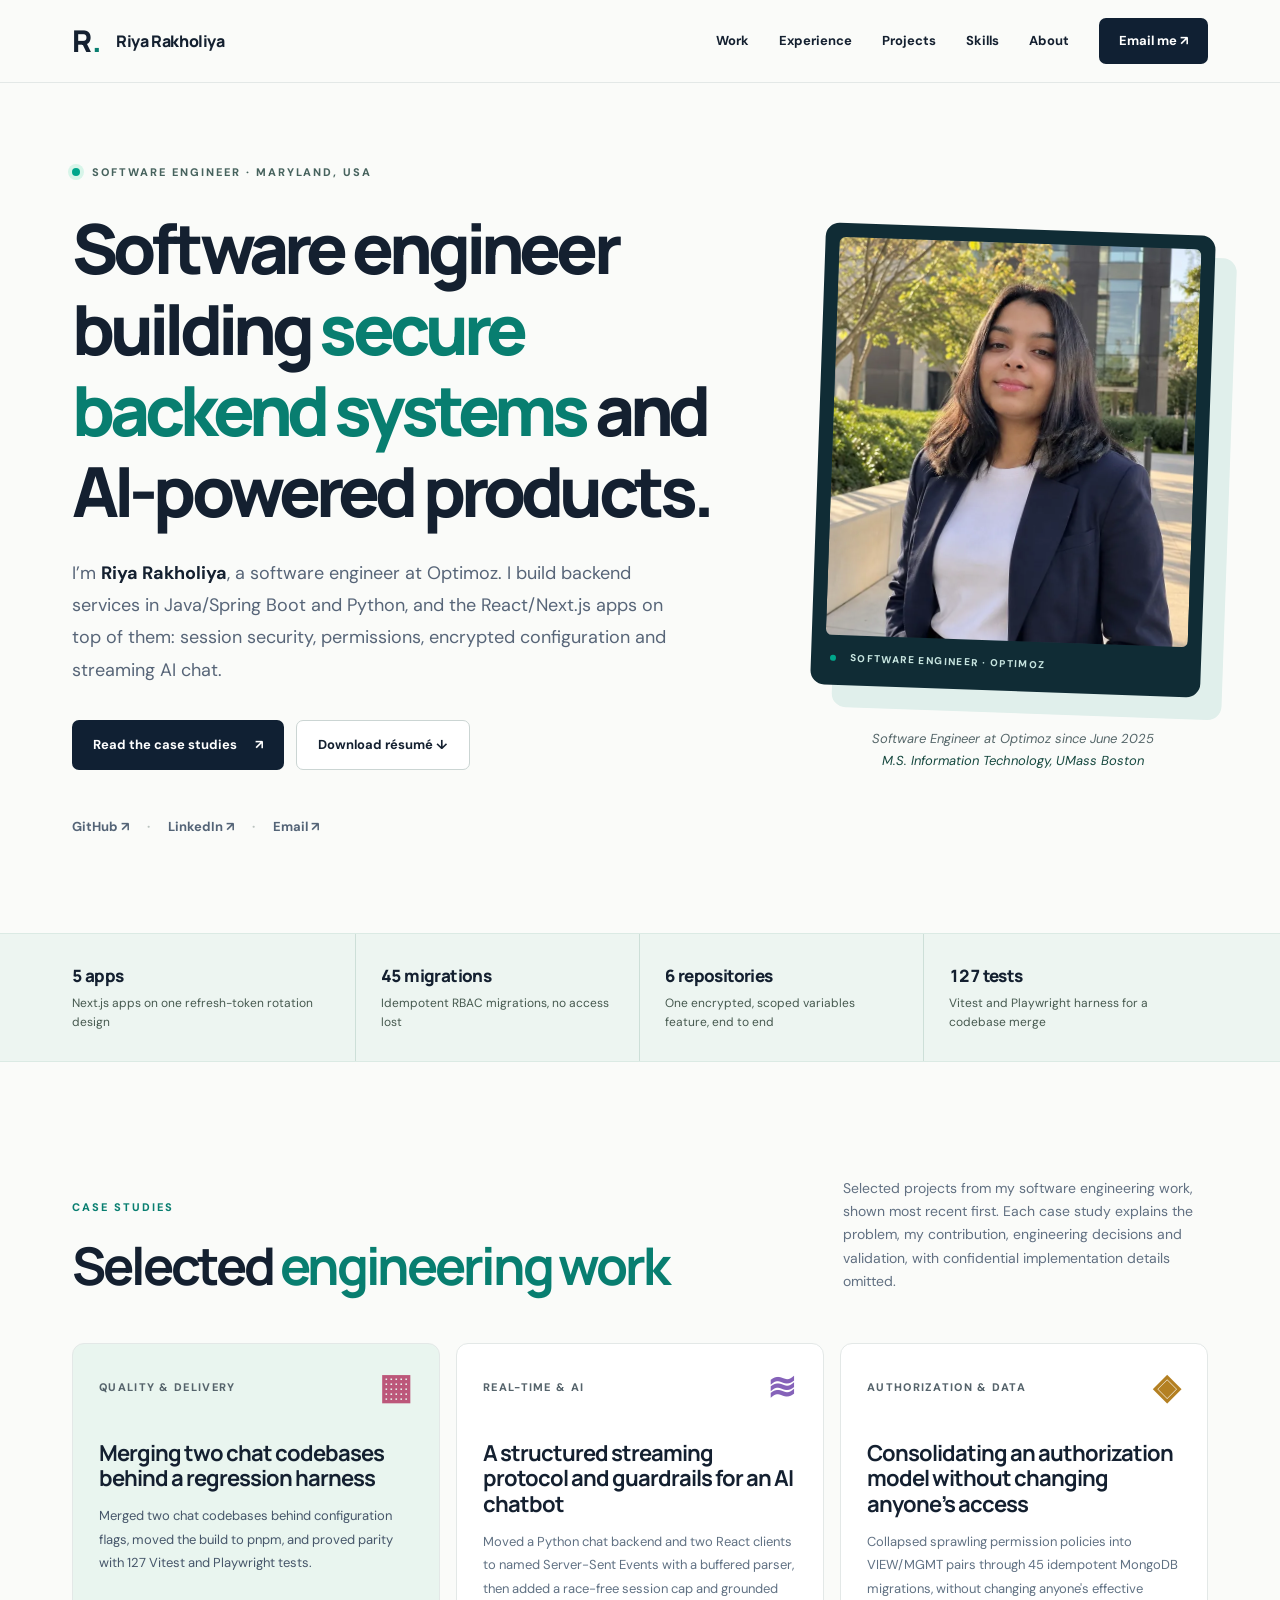
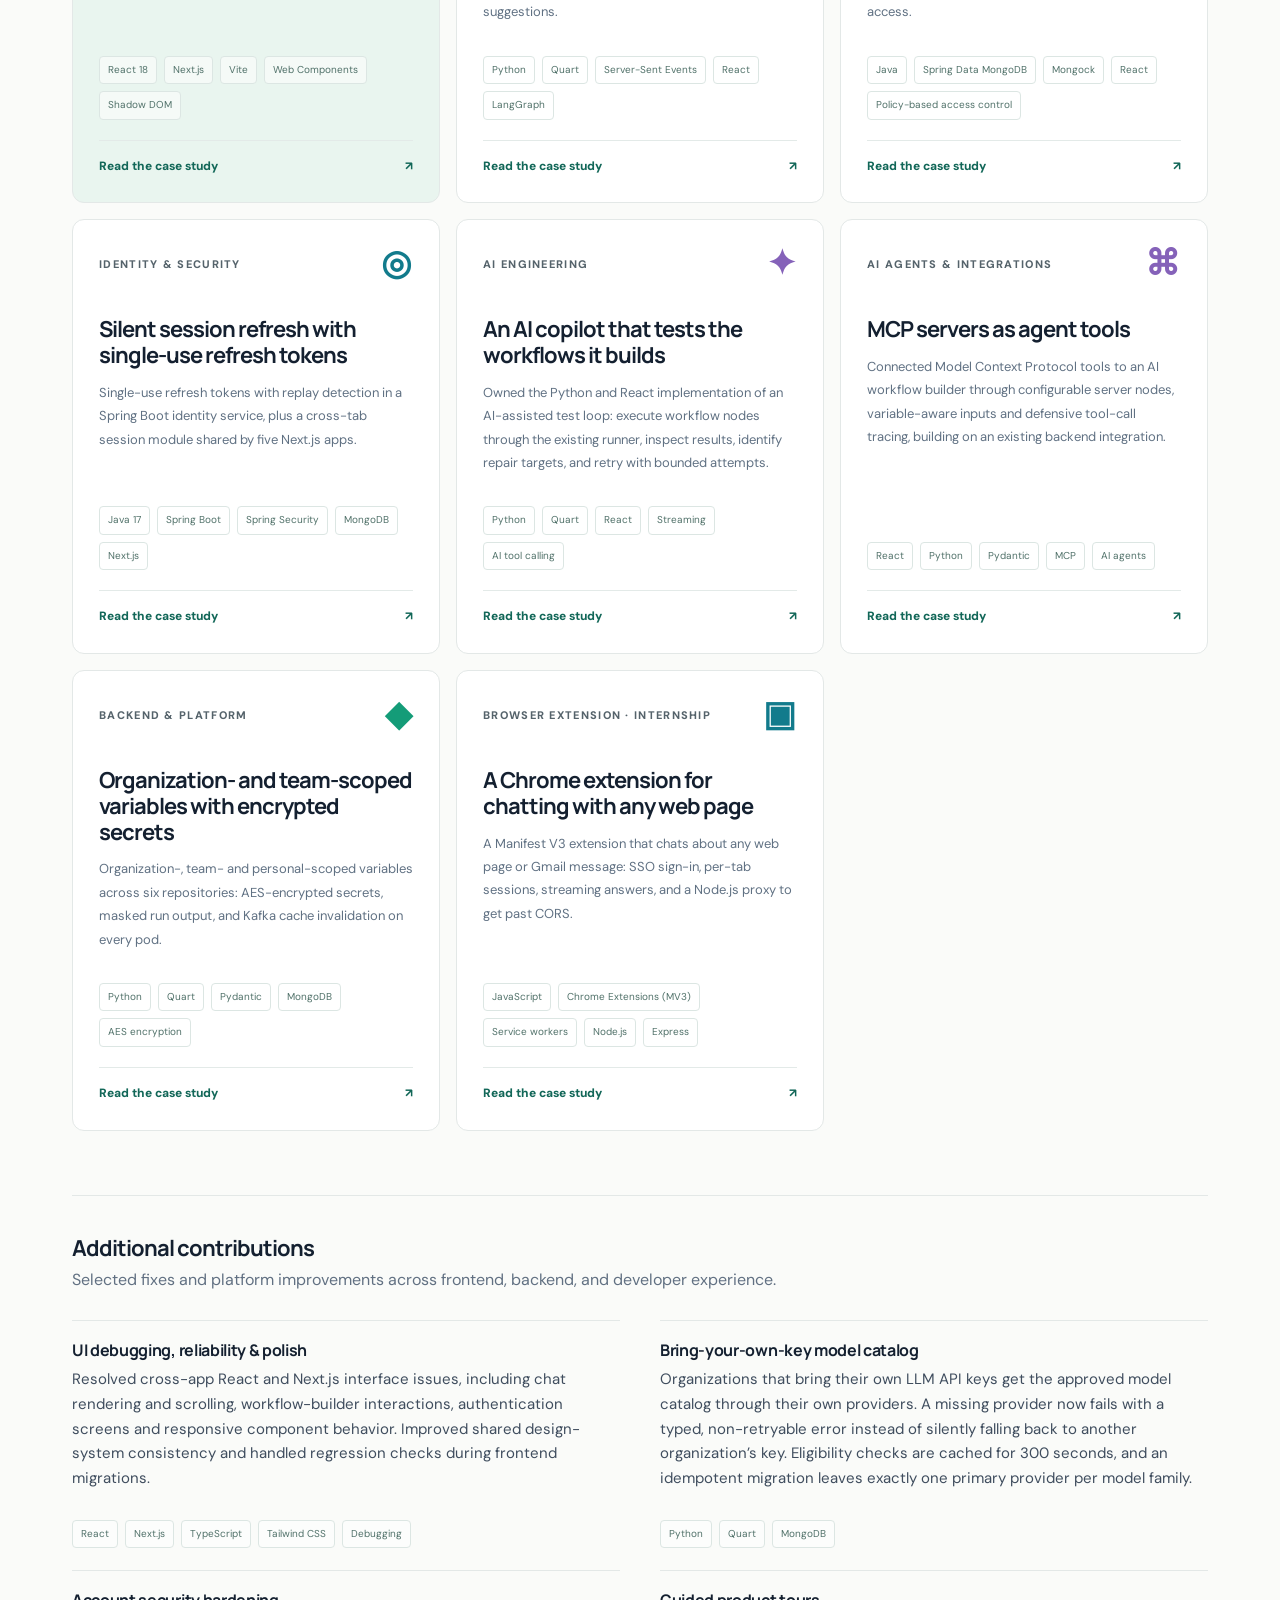
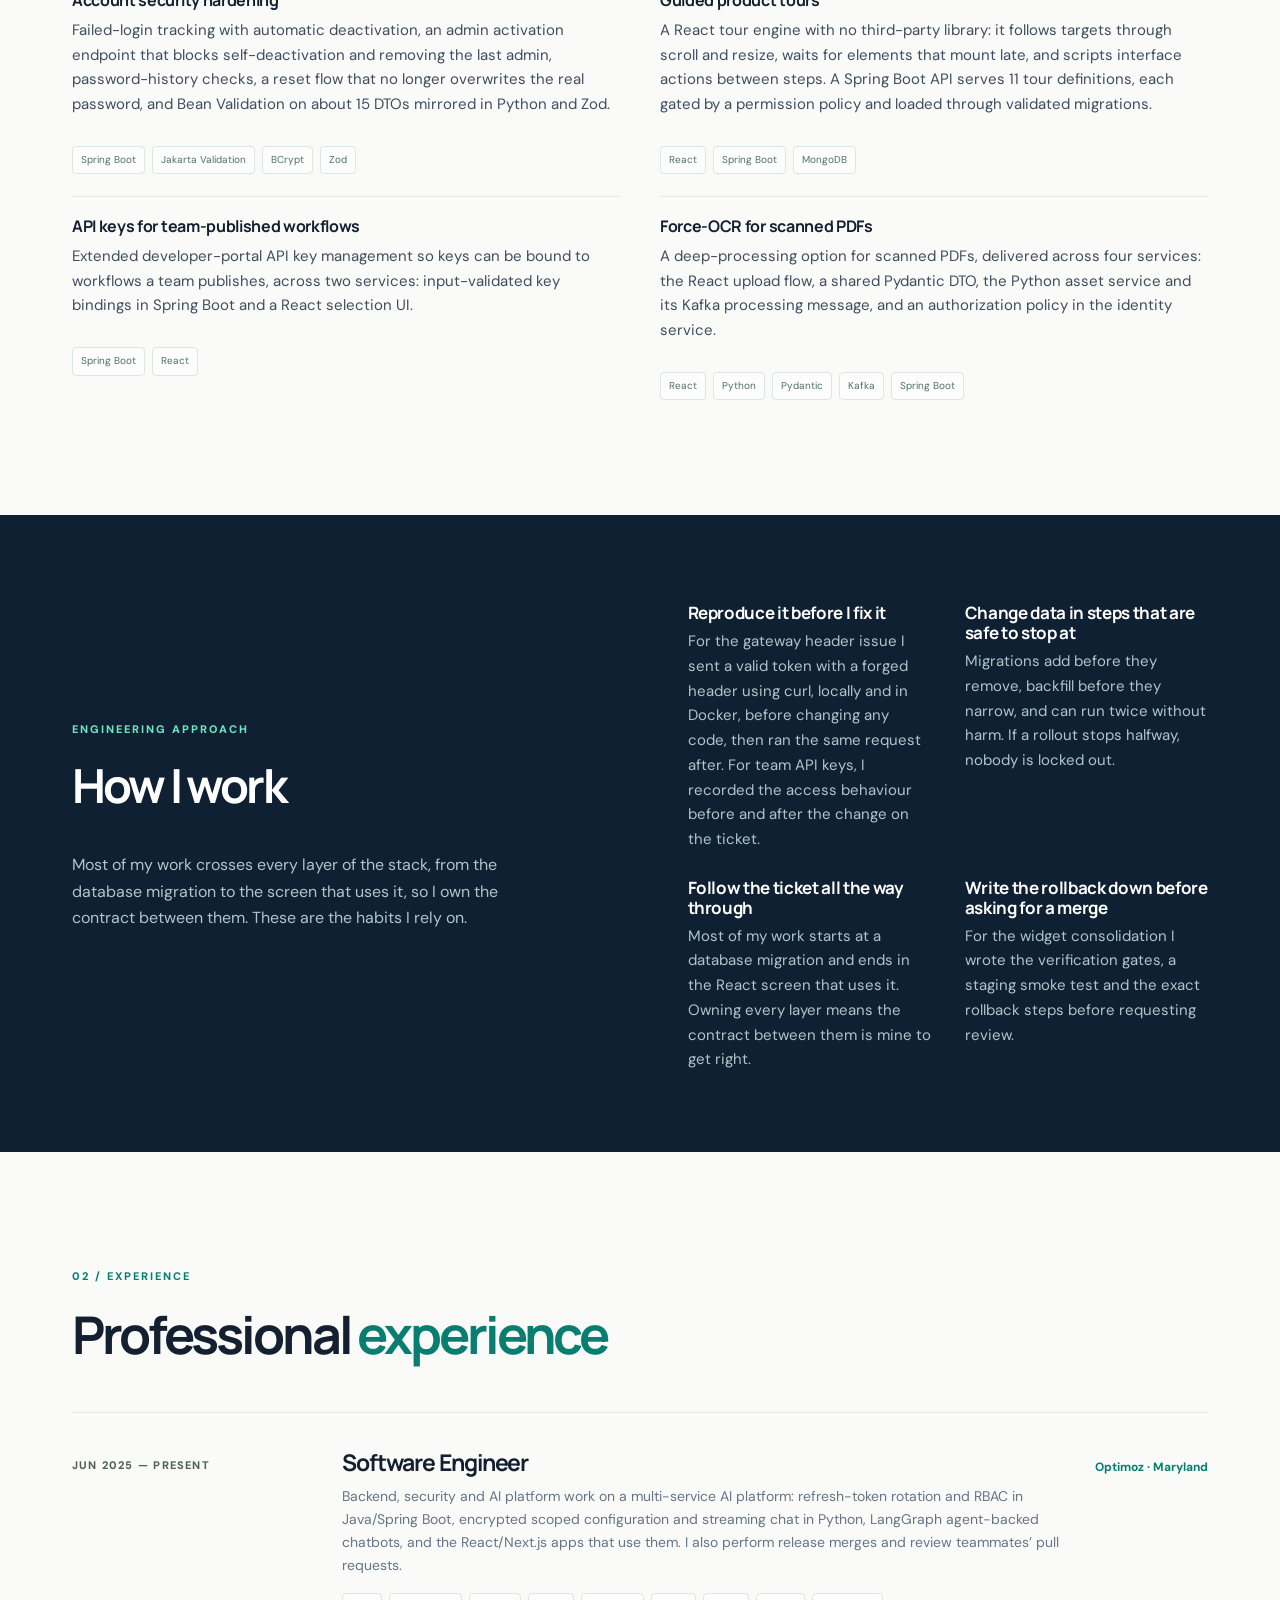
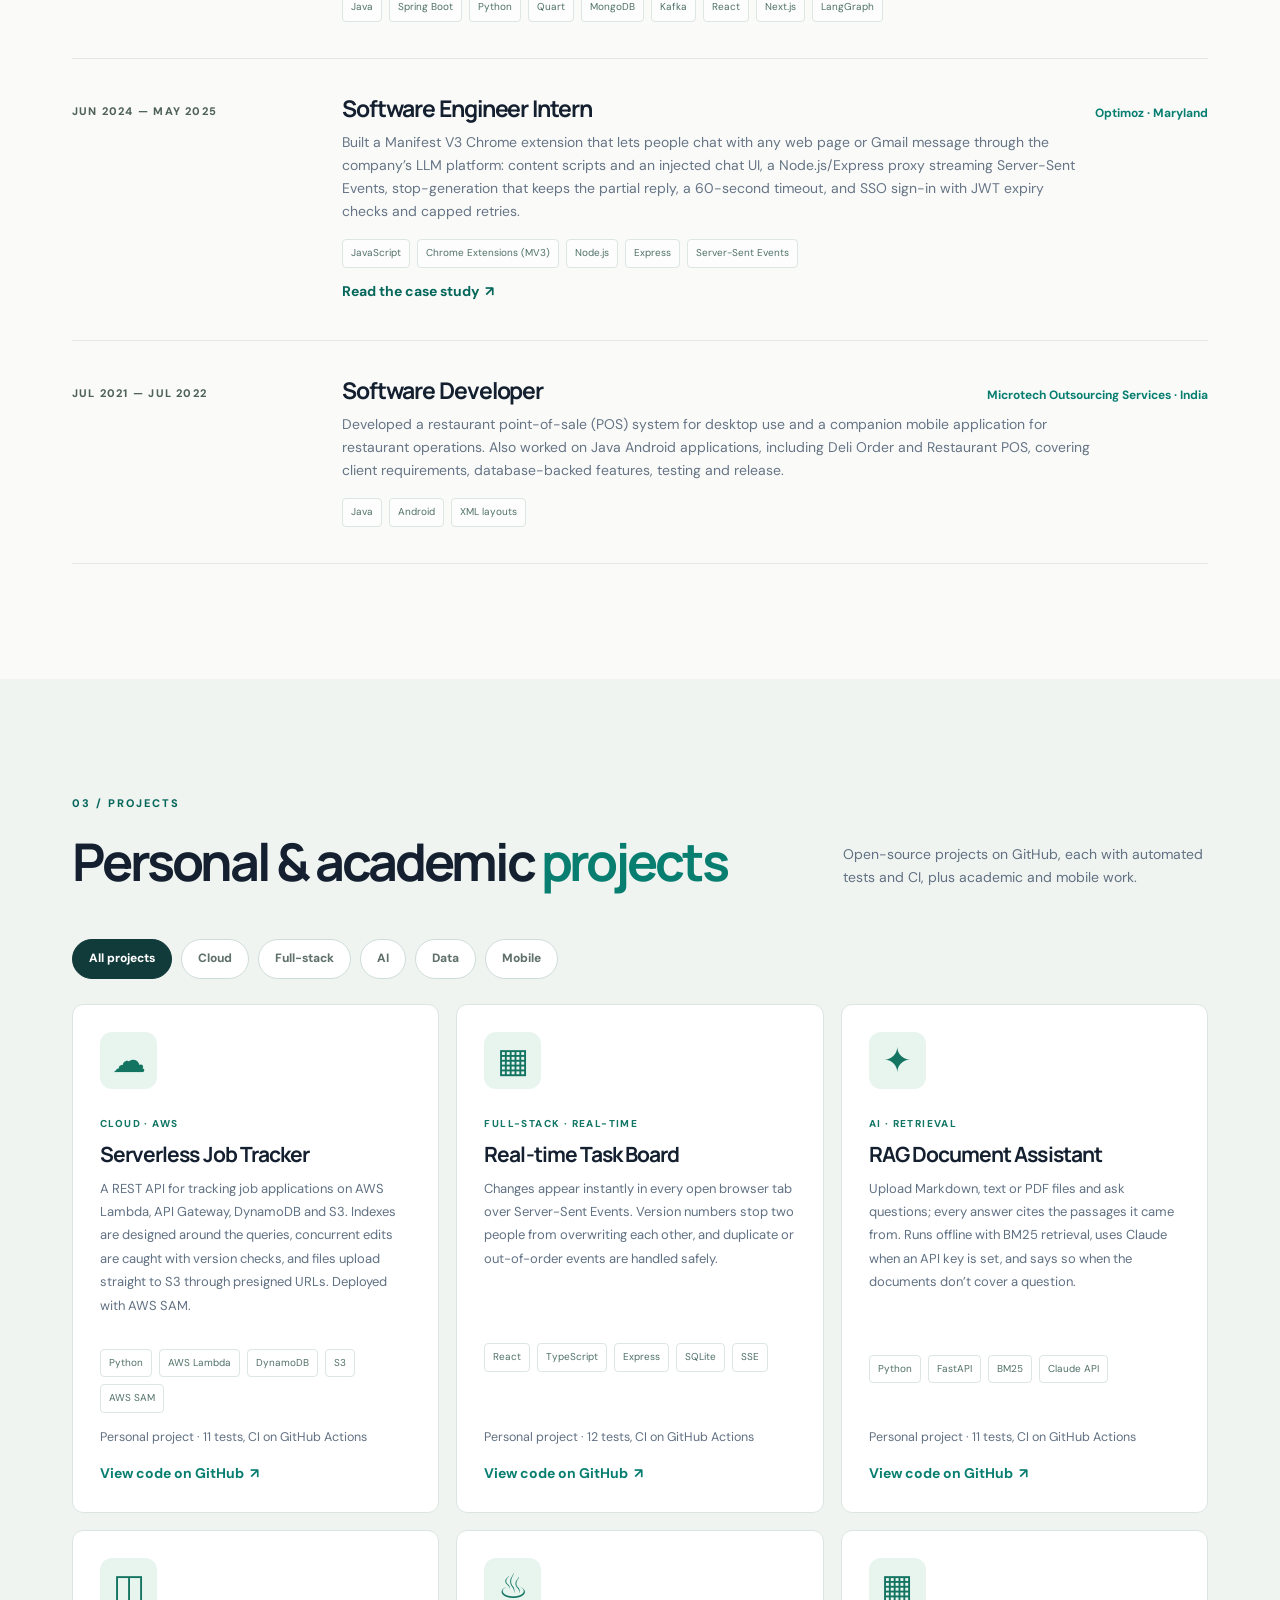
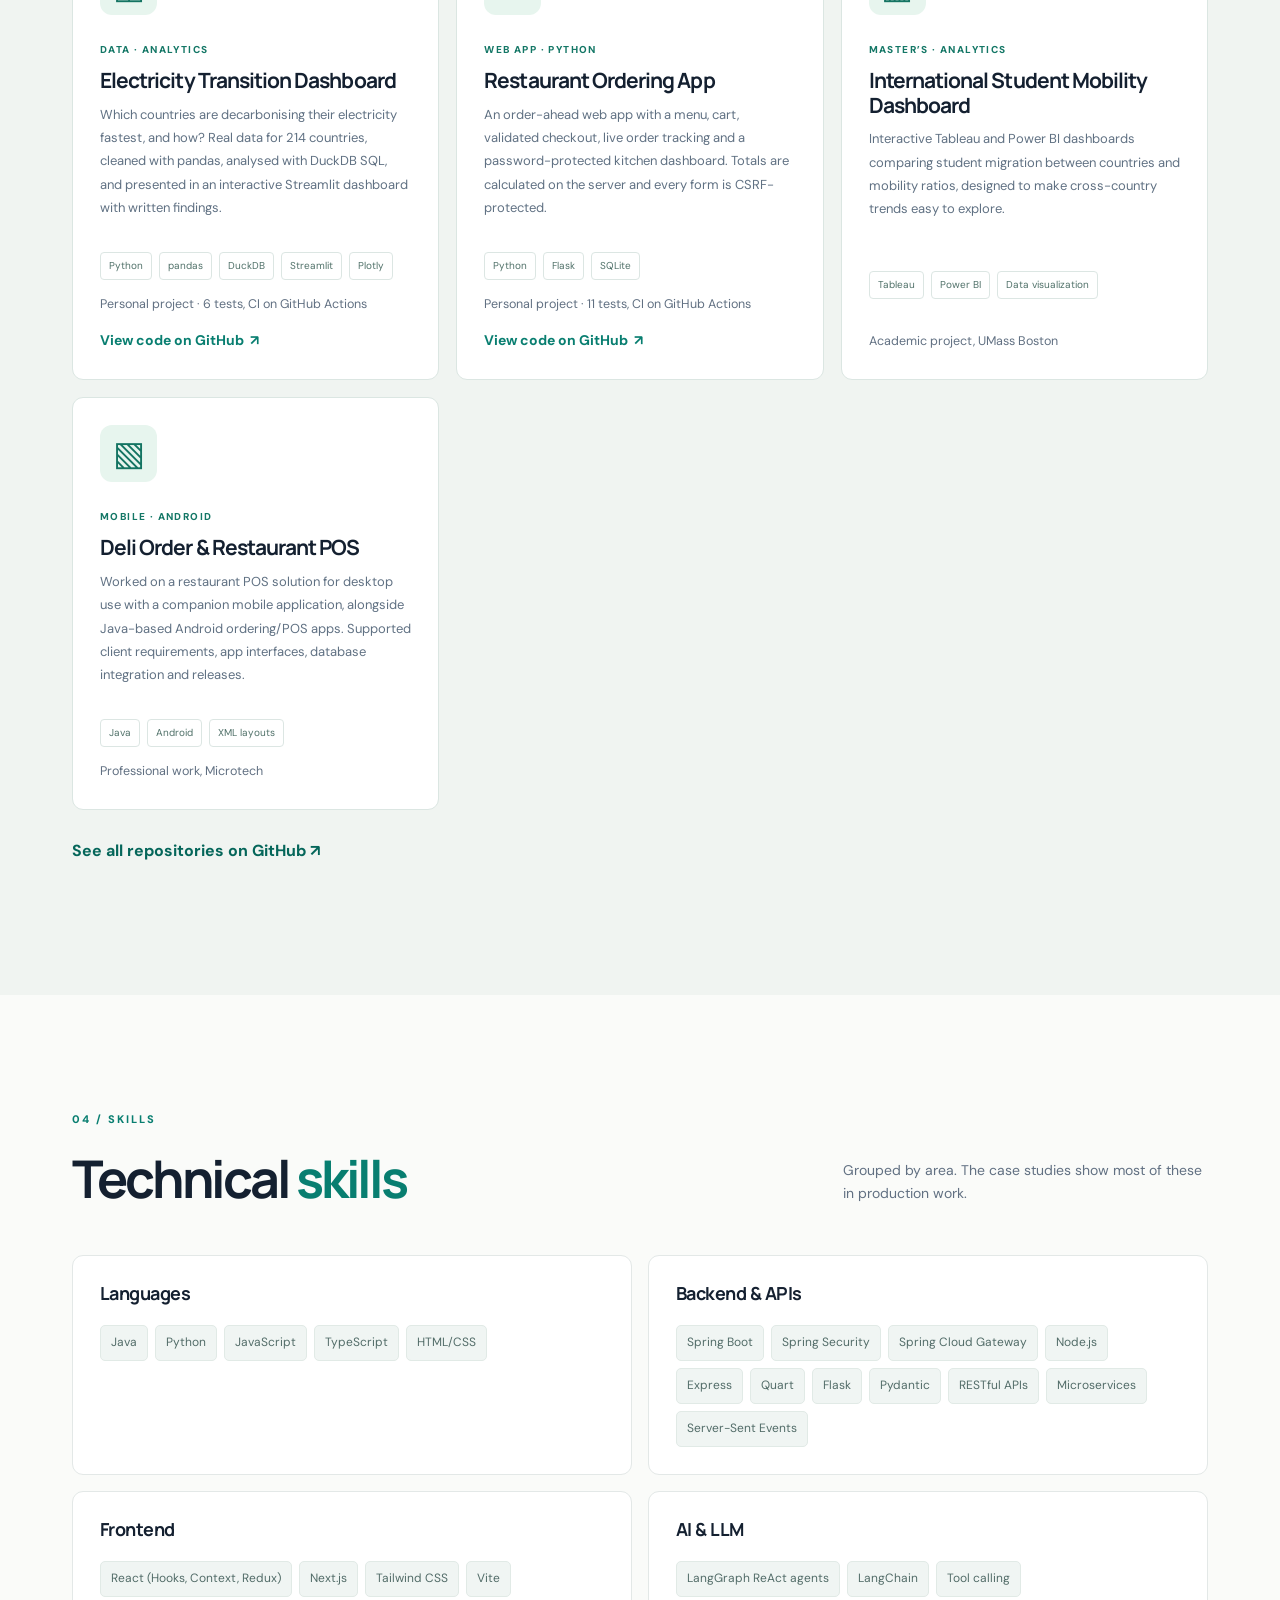
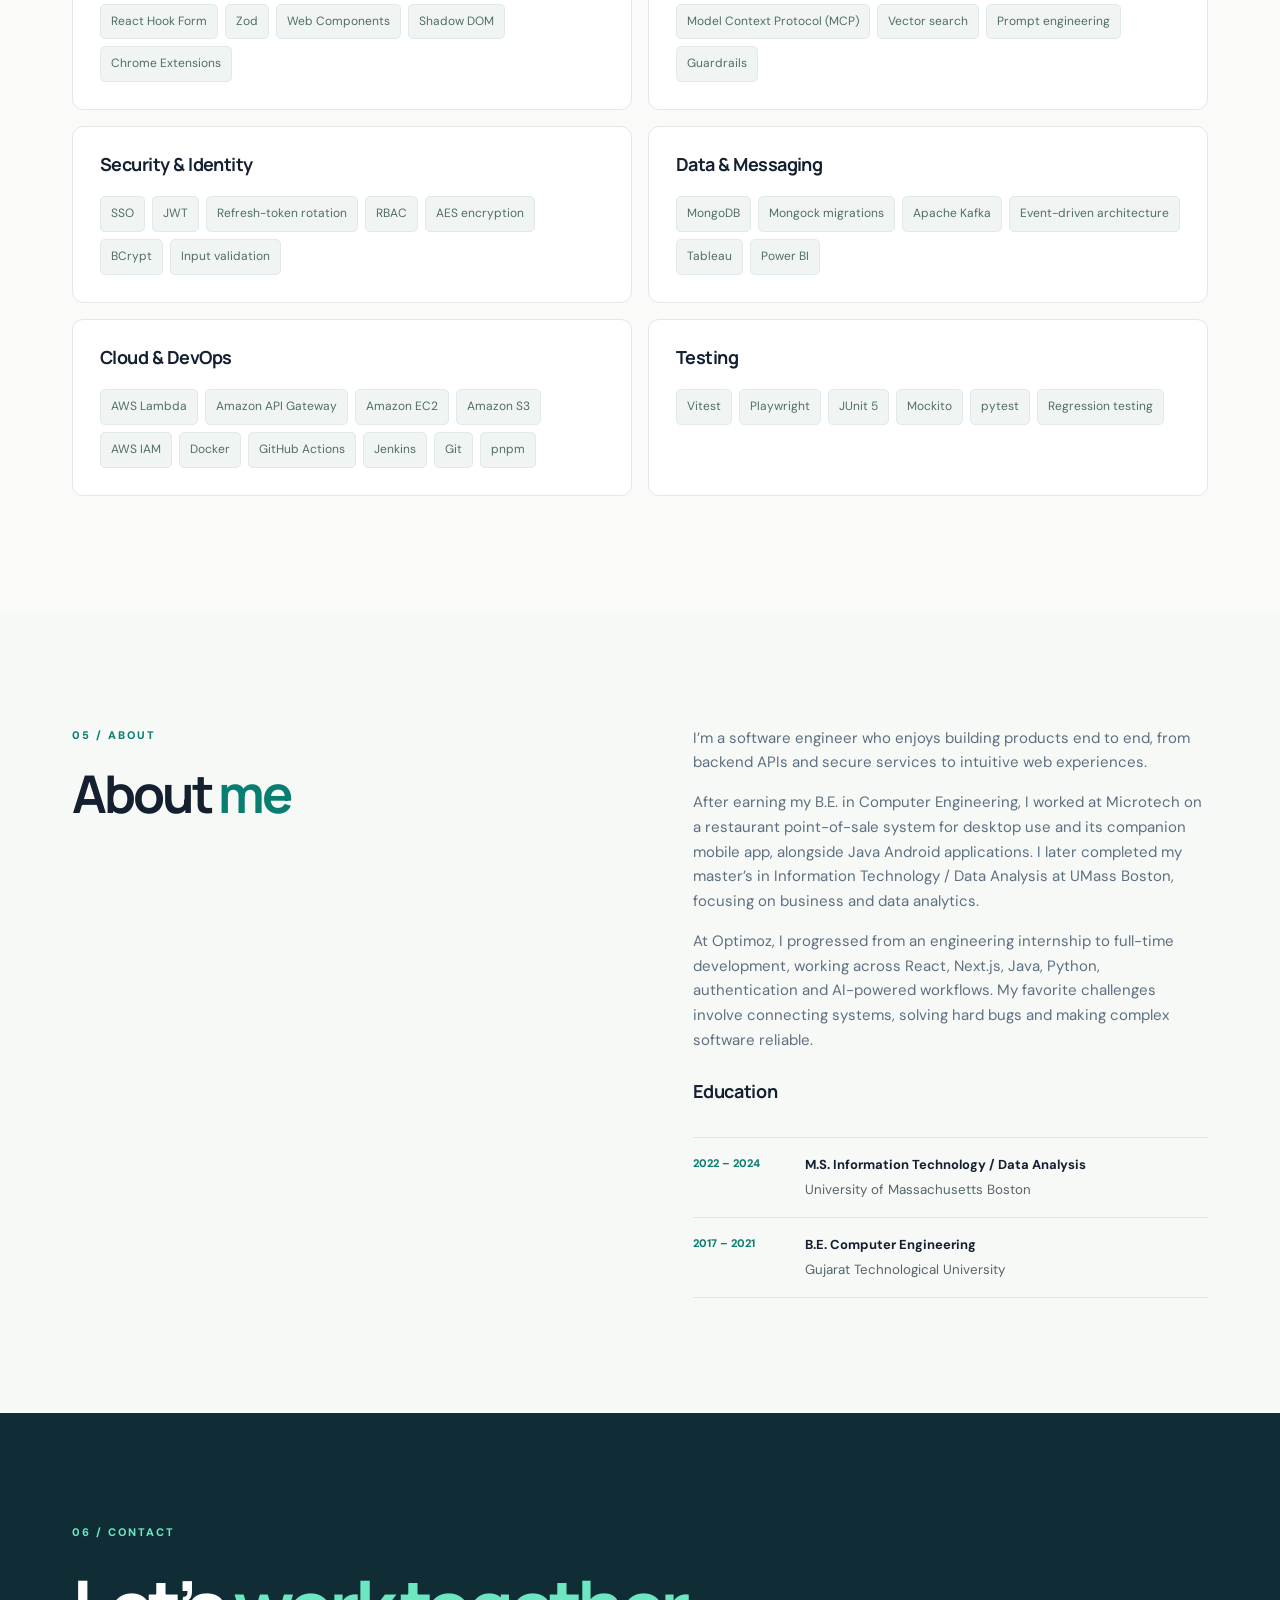
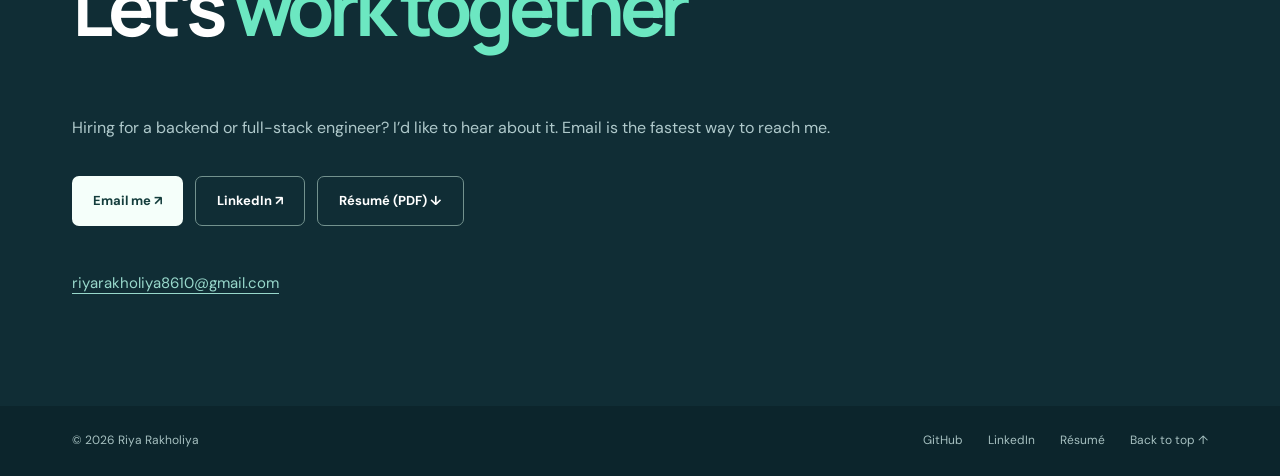
<file: index.html>
<!DOCTYPE html>

<html lang="en">
<head>
<meta charset="utf-8"/>
<meta content="width=device-width, initial-scale=1" name="viewport"/>
<meta content="#0b1220" name="theme-color"/>
<title>Riya Rakholiya | Software Engineer, backend and full-stack</title>
<meta content="Riya Rakholiya is a software engineer building Java/Spring Boot and Python services and React/Next.js apps: session security, RBAC, encrypted configuration, streaming LLM chat. Eight detailed engineering case studies." name="description"/>
<link href="https://riya-086.github.io/riya-portfolio/" rel="canonical"/>
<meta content="website" property="og:type"/>
<meta content="Riya Rakholiya" property="og:site_name"/>
<meta content="Riya Rakholiya | Software Engineer, backend and full-stack" property="og:title"/>
<meta content="Riya Rakholiya is a software engineer building Java/Spring Boot and Python services and React/Next.js apps: session security, RBAC, encrypted configuration, streaming LLM chat. Eight detailed engineering case studies." property="og:description"/>
<meta content="https://riya-086.github.io/riya-portfolio/" property="og:url"/>
<meta content="https://riya-086.github.io/riya-portfolio/assets/og-image.jpg" property="og:image"/>
<meta content="1200" property="og:image:width"/><meta content="630" property="og:image:height"/>
<meta content="summary_large_image" name="twitter:card"/>
<link href="assets/favicon.svg" rel="icon" type="image/svg+xml"/>
<link href="https://fonts.googleapis.com" rel="preconnect"/>
<link crossorigin="" href="https://fonts.gstatic.com" rel="preconnect"/>
<link href="https://fonts.googleapis.com/css2?family=DM+Sans:wght@400;500;600;700&amp;family=Manrope:wght@400;500;600;700;800&amp;display=swap" rel="stylesheet"/>
<link href="styles.css" rel="stylesheet"/>
<script defer="" src="script.js"></script>
<script type="application/ld+json">{"@context": "https://schema.org", "@type": "Person", "name": "Riya Rakholiya", "jobTitle": "Software Engineer", "url": "https://riya-086.github.io/riya-portfolio/", "email": "mailto:riyarakholiya8610@gmail.com", "sameAs": ["https://www.linkedin.com/in/riya-rakholiya", "https://github.com/Riya-086"], "worksFor": {"@type": "Organization", "name": "Optimoz"}, "alumniOf": [{"@type": "CollegeOrUniversity", "name": "University of Massachusetts Boston"}, {"@type": "CollegeOrUniversity", "name": "Gujarat Technological University"}]}</script>
</head><body>
<a class="skip-link" href="#main">Skip to content</a>
<div aria-hidden="true" class="reading-line" id="progress"></div>
<header class="site-header"><nav aria-label="Main navigation" class="nav wrap">
<a aria-label="Riya Rakholiya, home" class="wordmark" href="./#top"><span aria-hidden="true" class="mark">R<span class="accent">.</span></span><span>Riya Rakholiya</span></a>
<button aria-controls="navlinks" aria-expanded="false" aria-label="Open menu" class="menu-button" id="menu">☰</button>
<div class="nav-links" id="navlinks"><a href="#work">Work</a><a href="#experience">Experience</a><a href="#projects">Projects</a><a href="#skills">Skills</a><a href="#about">About</a><a class="nav-contact" href="mailto:riyarakholiya8610@gmail.com">Email me <span aria-hidden="true">↗</span></a></div>
</nav></header>
<main id="main">
<section class="hero wrap" id="top">
<div class="hero-copy">
<div class="eyebrow"><span aria-hidden="true" class="pulse"></span> SOFTWARE ENGINEER · MARYLAND, USA</div>
<h1>Software engineer building <em>secure backend systems</em> and AI-powered products.</h1>
<p class="lead">I’m <strong>Riya Rakholiya</strong>, a software engineer at Optimoz. I build backend services in Java/Spring Boot and Python, and the React/Next.js apps on top of them: session security, permissions, encrypted configuration and streaming AI chat.</p>
<div class="actions"><a class="button primary" href="#work">Read the case studies <span aria-hidden="true">↗</span></a>
<a class="button secondary" download="" href="assets/Riya_Rakholiya_Resume.pdf">Download résumé ↓</a></div>
<div class="hero-social"><a href="https://github.com/Riya-086" rel="noopener noreferrer" target="_blank">GitHub ↗</a><span aria-hidden="true">·</span><a href="https://www.linkedin.com/in/riya-rakholiya" rel="noopener noreferrer" target="_blank">LinkedIn ↗</a><span aria-hidden="true">·</span><a href="mailto:riyarakholiya8610@gmail.com">Email ↗</a></div>
</div>
<div class="hero-right"><div class="portrait-card"><div class="portrait" id="portrait">
<picture><source srcset="assets/riya-portrait.webp" type="image/webp"/><img alt="Riya Rakholiya" class="portrait-photo" decoding="async" fetchpriority="high" height="1013" src="assets/riya-portrait.jpg" width="760"/></picture>
</div><div class="portrait-footer"><span aria-hidden="true" class="tiny-dot"></span> SOFTWARE ENGINEER · OPTIMOZ</div></div>
<div class="portrait-caption">Software Engineer at Optimoz since June 2025<br/><span>M.S. Information Technology, UMass Boston</span></div></div>
</section>
<section aria-label="Highlights" class="proof-strip"><div class="wrap proof-grid">
<div><span class="proof-number">5 apps</span><span class="proof-label">Next.js apps on one refresh-token rotation design</span></div>
<div><span class="proof-number">45 migrations</span><span class="proof-label">Idempotent RBAC migrations, no access lost</span></div>
<div><span class="proof-number">6 repositories</span><span class="proof-label">One encrypted, scoped variables feature, end to end</span></div>
<div><span class="proof-number">127 tests</span><span class="proof-label">Vitest and Playwright harness for a codebase merge</span></div>
</div></section>
<section aria-labelledby="work-title" class="section wrap" id="work">
<div class="section-intro"><div><p class="kicker">CASE STUDIES</p><h2 id="work-title">Selected <span class="accent-text">engineering work</span></h2></div>
<p>Selected projects from my software engineering work, shown most recent first. Each case study explains the problem, my contribution, engineering decisions and validation, with confidential implementation details omitted.</p></div>
<div class="work-grid"><article class="work-card first">
<div class="work-card-top"><span>QUALITY &amp; DELIVERY</span><span aria-hidden="true" class="work-symbol rose">▦</span></div>
<h3>Merging two chat codebases behind a regression harness</h3>
<p>Merged two chat codebases behind configuration flags, moved the build to pnpm, and proved parity with 127 Vitest and Playwright tests.</p>

<div class="tags"><span>React 18</span><span>Next.js</span><span>Vite</span><span>Web Components</span><span>Shadow DOM</span></div>
<a class="card-link" href="work/widget-consolidation.html">Read the case study <span aria-hidden="true">↗</span></a>
</article><article class="work-card">
<div class="work-card-top"><span>REAL-TIME &amp; AI</span><span aria-hidden="true" class="work-symbol violet">≋</span></div>
<h3>A structured streaming protocol and guardrails for an AI chatbot</h3>
<p>Moved a Python chat backend and two React clients to named Server-Sent Events with a buffered parser, then added a race-free session cap and grounded suggestions.</p>

<div class="tags"><span>Python</span><span>Quart</span><span>Server-Sent Events</span><span>React</span><span>LangGraph</span></div>
<a class="card-link" href="work/chat-streaming.html">Read the case study <span aria-hidden="true">↗</span></a>
</article><article class="work-card">
<div class="work-card-top"><span>AUTHORIZATION &amp; DATA</span><span aria-hidden="true" class="work-symbol amber">◈</span></div>
<h3>Consolidating an authorization model without changing anyone’s access</h3>
<p>Collapsed sprawling permission policies into VIEW/MGMT pairs through 45 idempotent MongoDB migrations, without changing anyone's effective access.</p>

<div class="tags"><span>Java</span><span>Spring Data MongoDB</span><span>Mongock</span><span>React</span><span>Policy-based access control</span></div>
<a class="card-link" href="work/authorization-migration.html">Read the case study <span aria-hidden="true">↗</span></a>
</article><article class="work-card">
<div class="work-card-top"><span>IDENTITY &amp; SECURITY</span><span aria-hidden="true" class="work-symbol blue">◎</span></div>
<h3>Silent session refresh with single-use refresh tokens</h3>
<p>Single-use refresh tokens with replay detection in a Spring Boot identity service, plus a cross-tab session module shared by five Next.js apps.</p>

<div class="tags"><span>Java 17</span><span>Spring Boot</span><span>Spring Security</span><span>MongoDB</span><span>Next.js</span></div>
<a class="card-link" href="work/session-refresh.html">Read the case study <span aria-hidden="true">↗</span></a>
</article><article class="work-card"><div class="work-card-top"><span>AI ENGINEERING</span><span aria-hidden="true" class="work-symbol violet">✦</span></div><h3>An AI copilot that tests the workflows it builds</h3><p>Owned the Python and React implementation of an AI-assisted test loop: execute workflow nodes through the existing runner, inspect results, identify repair targets, and retry with bounded attempts.</p><div class="tags"><span>Python</span><span>Quart</span><span>React</span><span>Streaming</span><span>AI tool calling</span></div><a class="card-link" href="work/ai-copilot-testing.html">Read the case study <span aria-hidden="true">↗</span></a></article><article class="work-card"><div class="work-card-top"><span>AI AGENTS &amp; INTEGRATIONS</span><span aria-hidden="true" class="work-symbol violet">⌘</span></div><h3>MCP servers as agent tools</h3><p>Connected Model Context Protocol tools to an AI workflow builder through configurable server nodes, variable-aware inputs and defensive tool-call tracing, building on an existing backend integration.</p><div class="tags"><span>React</span><span>Python</span><span>Pydantic</span><span>MCP</span><span>AI agents</span></div><a class="card-link" href="work/mcp-agent-tools.html">Read the case study <span aria-hidden="true">↗</span></a></article><article class="work-card">
<div class="work-card-top"><span>BACKEND &amp; PLATFORM</span><span aria-hidden="true" class="work-symbol mint">◆</span></div>
<h3>Organization- and team-scoped variables with encrypted secrets</h3>
<p>Organization-, team- and personal-scoped variables across six repositories: AES-encrypted secrets, masked run output, and Kafka cache invalidation on every pod.</p>

<div class="tags"><span>Python</span><span>Quart</span><span>Pydantic</span><span>MongoDB</span><span>AES encryption</span></div>
<a class="card-link" href="work/scoped-secrets.html">Read the case study <span aria-hidden="true">↗</span></a>
</article><article class="work-card">
<div class="work-card-top"><span>BROWSER EXTENSION · INTERNSHIP</span><span aria-hidden="true" class="work-symbol blue">▣</span></div>
<h3>A Chrome extension for chatting with any web page</h3>
<p>A Manifest V3 extension that chats about any web page or Gmail message: SSO sign-in, per-tab sessions, streaming answers, and a Node.js proxy to get past CORS.</p>

<div class="tags"><span>JavaScript</span><span>Chrome Extensions (MV3)</span><span>Service workers</span><span>Node.js</span><span>Express</span></div>
<a class="card-link" href="work/chrome-extension.html">Read the case study <span aria-hidden="true">↗</span></a>
</article></div>
<div class="more-work"><h3 class="more-title">Additional contributions</h3><p class="more-intro">Selected fixes and platform improvements across frontend, backend, and developer experience.</p>
<div class="more-grid"><article class="more-item"><h4>UI debugging, reliability &amp; polish</h4><p>Resolved cross-app React and Next.js interface issues, including chat rendering and scrolling, workflow-builder interactions, authentication screens and responsive component behavior. Improved shared design-system consistency and handled regression checks during frontend migrations.</p><div class="tags"><span>React</span><span>Next.js</span><span>TypeScript</span><span>Tailwind CSS</span><span>Debugging</span></div></article><article class="more-item"><h4>Bring-your-own-key model catalog</h4><p>Organizations that bring their own LLM API keys get the approved model catalog through their own providers. A missing provider now fails with a typed, non-retryable error instead of silently falling back to another organization’s key. Eligibility checks are cached for 300 seconds, and an idempotent migration leaves exactly one primary provider per model family.</p><div class="tags"><span>Python</span><span>Quart</span><span>MongoDB</span></div></article><article class="more-item"><h4>Account security hardening</h4><p>Failed-login tracking with automatic deactivation, an admin activation endpoint that blocks self-deactivation and removing the last admin, password-history checks, a reset flow that no longer overwrites the real password, and Bean Validation on about 15 DTOs mirrored in Python and Zod.</p><div class="tags"><span>Spring Boot</span><span>Jakarta Validation</span><span>BCrypt</span><span>Zod</span></div></article><article class="more-item"><h4>Guided product tours</h4><p>A React tour engine with no third-party library: it follows targets through scroll and resize, waits for elements that mount late, and scripts interface actions between steps. A Spring Boot API serves 11 tour definitions, each gated by a permission policy and loaded through validated migrations.</p><div class="tags"><span>React</span><span>Spring Boot</span><span>MongoDB</span></div></article><article class="more-item"><h4>API keys for team-published workflows</h4><p>Extended developer-portal API key management so keys can be bound to workflows a team publishes, across two services: input-validated key bindings in Spring Boot and a React selection UI.</p><div class="tags"><span>Spring Boot</span><span>React</span></div></article><article class="more-item"><h4>Force-OCR for scanned PDFs</h4><p>A deep-processing option for scanned PDFs, delivered across four services: the React upload flow, a shared Pydantic DTO, the Python asset service and its Kafka processing message, and an authorization policy in the identity service.</p><div class="tags"><span>React</span><span>Python</span><span>Pydantic</span><span>Kafka</span><span>Spring Boot</span></div></article></div></div>
</section>
<section aria-labelledby="approach-title" class="feature-band"><div class="wrap band-inner">
<div><p class="kicker light">ENGINEERING APPROACH</p><h2 id="approach-title">How I work</h2>
<p>Most of my work crosses every layer of the stack, from the database migration to the screen that uses it, so I own the contract between them. These are the habits I rely on.</p></div>
<div class="principles"><div class="principle"><h3>Reproduce it before I fix it</h3><p>For the gateway header issue I sent a valid token with a forged header using curl, locally and in Docker, before changing any code, then ran the same request after. For team API keys, I recorded the access behaviour before and after the change on the ticket.</p></div><div class="principle"><h3>Change data in steps that are safe to stop at</h3><p>Migrations add before they remove, backfill before they narrow, and can run twice without harm. If a rollout stops halfway, nobody is locked out.</p></div><div class="principle"><h3>Follow the ticket all the way through</h3><p>Most of my work starts at a database migration and ends in the React screen that uses it. Owning every layer means the contract between them is mine to get right.</p></div><div class="principle"><h3>Write the rollback down before asking for a merge</h3><p>For the widget consolidation I wrote the verification gates, a staging smoke test and the exact rollback steps before requesting review.</p></div></div>
</div></section>
<section aria-labelledby="exp-title" class="section wrap" id="experience">
<div class="section-intro"><div><p class="kicker">02 / EXPERIENCE</p><h2 id="exp-title">Professional <span class="accent-text">experience</span></h2></div></div>
<div class="timeline">
<article class="job"><div class="job-date">JUN 2025 — PRESENT</div><div><div class="job-head"><h3>Software Engineer</h3><span>Optimoz · Maryland</span></div>
<p>Backend, security and AI platform work on a multi-service AI platform: refresh-token rotation and RBAC in Java/Spring Boot, encrypted scoped configuration and streaming chat in Python, LangGraph agent-backed chatbots, and the React/Next.js apps that use them. I also perform release merges and review teammates’ pull requests.</p>
<div class="tags"><span>Java</span><span>Spring Boot</span><span>Python</span><span>Quart</span><span>MongoDB</span><span>Kafka</span><span>React</span><span>Next.js</span><span>LangGraph</span></div></div></article>
<article class="job"><div class="job-date">JUN 2024 — MAY 2025</div><div><div class="job-head"><h3>Software Engineer Intern</h3><span>Optimoz · Maryland</span></div>
<p>Built a Manifest V3 Chrome extension that lets people chat with any web page or Gmail message through the company’s LLM platform: content scripts and an injected chat UI, a Node.js/Express proxy streaming Server-Sent Events, stop-generation that keeps the partial reply, a 60-second timeout, and SSO sign-in with JWT expiry checks and capped retries.</p>
<div class="tags"><span>JavaScript</span><span>Chrome Extensions (MV3)</span><span>Node.js</span><span>Express</span><span>Server-Sent Events</span></div>
<a class="job-link" href="work/chrome-extension.html">Read the case study <span aria-hidden="true">↗</span></a></div></article>
<article class="job"><div class="job-date">JUL 2021 — JUL 2022</div><div><div class="job-head"><h3>Software Developer</h3><span>Microtech Outsourcing Services · India</span></div>
<p>Developed a restaurant point-of-sale (POS) system for desktop use and a companion mobile application for restaurant operations. Also worked on Java Android applications, including Deli Order and Restaurant POS, covering client requirements, database-backed features, testing and release.</p>
<div class="tags"><span>Java</span><span>Android</span><span>XML layouts</span></div></div></article>
</div></section>
<section aria-labelledby="proj-title" class="section projects-section" id="projects"><div class="wrap">
<div class="section-intro"><div><p class="kicker">03 / PROJECTS</p><h2 id="proj-title">Personal &amp; academic <span class="accent-text">projects</span></h2></div>
<p>Open-source projects on GitHub, each with automated tests and CI, plus academic and mobile work.</p></div>
<div aria-label="Filter projects" class="filter-row" role="group">
<button aria-pressed="true" class="filter active" data-filter="all">All projects</button>
<button aria-pressed="false" class="filter" data-filter="cloud">Cloud</button>
<button aria-pressed="false" class="filter" data-filter="fullstack">Full-stack</button>
<button aria-pressed="false" class="filter" data-filter="ai">AI</button>
<button aria-pressed="false" class="filter" data-filter="data">Data</button>
<button aria-pressed="false" class="filter" data-filter="mobile">Mobile</button></div>
<div class="project-grid"><article class="project-card" data-category="cloud"><div aria-hidden="true" class="project-icon">☁</div>
<span class="project-label">CLOUD · AWS</span><h3>Serverless Job Tracker</h3><p>A REST API for tracking job applications on AWS Lambda, API Gateway, DynamoDB and S3. Indexes are designed around the queries, concurrent edits are caught with version checks, and files upload straight to S3 through presigned URLs. Deployed with AWS SAM.</p><div class="tags"><span>Python</span><span>AWS Lambda</span><span>DynamoDB</span><span>S3</span><span>AWS SAM</span></div><span class="project-status">Personal project · 11 tests, CI on GitHub Actions</span><a class="gh-link" href="https://github.com/Riya-086/serverless-job-tracker" rel="noopener noreferrer" target="_blank">View code on GitHub <span aria-hidden="true">↗</span><span class="sr-only"> (opens in a new tab)</span></a></article><article class="project-card" data-category="fullstack"><div aria-hidden="true" class="project-icon">▦</div>
<span class="project-label">FULL-STACK · REAL-TIME</span><h3>Real-time Task Board</h3><p>Changes appear instantly in every open browser tab over Server-Sent Events. Version numbers stop two people from overwriting each other, and duplicate or out-of-order events are handled safely.</p><div class="tags"><span>React</span><span>TypeScript</span><span>Express</span><span>SQLite</span><span>SSE</span></div><span class="project-status">Personal project · 12 tests, CI on GitHub Actions</span><a class="gh-link" href="https://github.com/Riya-086/realtime-task-board" rel="noopener noreferrer" target="_blank">View code on GitHub <span aria-hidden="true">↗</span><span class="sr-only"> (opens in a new tab)</span></a></article><article class="project-card" data-category="ai"><div aria-hidden="true" class="project-icon">✦</div>
<span class="project-label">AI · RETRIEVAL</span><h3>RAG Document Assistant</h3><p>Upload Markdown, text or PDF files and ask questions; every answer cites the passages it came from. Runs offline with BM25 retrieval, uses Claude when an API key is set, and says so when the documents don’t cover a question.</p><div class="tags"><span>Python</span><span>FastAPI</span><span>BM25</span><span>Claude API</span></div><span class="project-status">Personal project · 11 tests, CI on GitHub Actions</span><a class="gh-link" href="https://github.com/Riya-086/rag-document-assistant" rel="noopener noreferrer" target="_blank">View code on GitHub <span aria-hidden="true">↗</span><span class="sr-only"> (opens in a new tab)</span></a></article><article class="project-card" data-category="data"><div aria-hidden="true" class="project-icon">◫</div>
<span class="project-label">DATA · ANALYTICS</span><h3>Electricity Transition Dashboard</h3><p>Which countries are decarbonising their electricity fastest, and how? Real data for 214 countries, cleaned with pandas, analysed with DuckDB SQL, and presented in an interactive Streamlit dashboard with written findings.</p><div class="tags"><span>Python</span><span>pandas</span><span>DuckDB</span><span>Streamlit</span><span>Plotly</span></div><span class="project-status">Personal project · 6 tests, CI on GitHub Actions</span><a class="gh-link" href="https://github.com/Riya-086/energy-transition-dashboard" rel="noopener noreferrer" target="_blank">View code on GitHub <span aria-hidden="true">↗</span><span class="sr-only"> (opens in a new tab)</span></a></article><article class="project-card" data-category="fullstack"><div aria-hidden="true" class="project-icon">♨</div>
<span class="project-label">WEB APP · PYTHON</span><h3>Restaurant Ordering App</h3><p>An order-ahead web app with a menu, cart, validated checkout, live order tracking and a password-protected kitchen dashboard. Totals are calculated on the server and every form is CSRF-protected.</p><div class="tags"><span>Python</span><span>Flask</span><span>SQLite</span></div><span class="project-status">Personal project · 11 tests, CI on GitHub Actions</span><a class="gh-link" href="https://github.com/Riya-086/restaurant-ordering-app" rel="noopener noreferrer" target="_blank">View code on GitHub <span aria-hidden="true">↗</span><span class="sr-only"> (opens in a new tab)</span></a></article><article class="project-card" data-category="data"><div aria-hidden="true" class="project-icon">▦</div>
<span class="project-label">MASTER’S · ANALYTICS</span><h3>International Student Mobility Dashboard</h3><p>Interactive Tableau and Power BI dashboards comparing student migration between countries and mobility ratios, designed to make cross-country trends easy to explore.</p><div class="tags"><span>Tableau</span><span>Power BI</span><span>Data visualization</span></div><span class="project-status">Academic project, UMass Boston</span></article><article class="project-card" data-category="mobile"><div aria-hidden="true" class="project-icon">▧</div>
<span class="project-label">MOBILE · ANDROID</span><h3>Deli Order &amp; Restaurant POS</h3><p>Worked on a restaurant POS solution for desktop use with a companion mobile application, alongside Java-based Android ordering/POS apps. Supported client requirements, app interfaces, database integration and releases.</p><div class="tags"><span>Java</span><span>Android</span><span>XML layouts</span></div><span class="project-status">Professional work, Microtech</span></article></div>
<p class="all-repos"><a href="https://github.com/Riya-086?tab=repositories" rel="noopener noreferrer" target="_blank">See all repositories on GitHub <span aria-hidden="true">↗</span></a></p></div></section>
<section aria-labelledby="skills-title" class="section wrap" id="skills">
<div class="section-intro"><div><p class="kicker">04 / SKILLS</p><h2 id="skills-title">Technical <span class="accent-text">skills</span></h2></div>
<p>Grouped by area. The case studies show most of these in production work.</p></div>
<div class="skill-grid"><article class="skill-group"><h3>Languages</h3><div class="skill-pills"><span>Java</span><span>Python</span><span>JavaScript</span><span>TypeScript</span><span>HTML/CSS</span></div></article><article class="skill-group"><h3>Backend &amp; APIs</h3><div class="skill-pills"><span>Spring Boot</span><span>Spring Security</span><span>Spring Cloud Gateway</span><span>Node.js</span><span>Express</span><span>Quart</span><span>Flask</span><span>Pydantic</span><span>RESTful APIs</span><span>Microservices</span><span>Server-Sent Events</span></div></article><article class="skill-group"><h3>Frontend</h3><div class="skill-pills"><span>React (Hooks, Context, Redux)</span><span>Next.js</span><span>Tailwind CSS</span><span>Vite</span><span>React Hook Form</span><span>Zod</span><span>Web Components</span><span>Shadow DOM</span><span>Chrome Extensions</span></div></article><article class="skill-group"><h3>AI &amp; LLM</h3><div class="skill-pills"><span>LangGraph ReAct agents</span><span>LangChain</span><span>Tool calling</span><span>Model Context Protocol (MCP)</span><span>Vector search</span><span>Prompt engineering</span><span>Guardrails</span></div></article><article class="skill-group"><h3>Security &amp; Identity</h3><div class="skill-pills"><span>SSO</span><span>JWT</span><span>Refresh-token rotation</span><span>RBAC</span><span>AES encryption</span><span>BCrypt</span><span>Input validation</span></div></article><article class="skill-group"><h3>Data &amp; Messaging</h3><div class="skill-pills"><span>MongoDB</span><span>Mongock migrations</span><span>Apache Kafka</span><span>Event-driven architecture</span><span>Tableau</span><span>Power BI</span></div></article><article class="skill-group"><h3>Cloud &amp; DevOps</h3><div class="skill-pills"><span>AWS Lambda</span><span>Amazon API Gateway</span><span>Amazon EC2</span><span>Amazon S3</span><span>AWS IAM</span><span>Docker</span><span>GitHub Actions</span><span>Jenkins</span><span>Git</span><span>pnpm</span></div></article><article class="skill-group"><h3>Testing</h3><div class="skill-pills"><span>Vitest</span><span>Playwright</span><span>JUnit 5</span><span>Mockito</span><span>pytest</span><span>Regression testing</span></div></article></div></section>
<section aria-labelledby="about-title" class="section about-section" id="about"><div class="wrap about-grid">
<div><p class="kicker">05 / ABOUT</p><h2 id="about-title">About <span class="accent-text">me</span></h2></div>
<div><p>I’m a software engineer who enjoys building products end to end, from backend APIs and secure services to intuitive web experiences.</p><p>After earning my B.E. in Computer Engineering, I worked at Microtech on a restaurant point-of-sale system for desktop use and its companion mobile app, alongside Java Android applications. I later completed my master’s in Information Technology / Data Analysis at UMass Boston, focusing on business and data analytics.</p><p>At Optimoz, I progressed from an engineering internship to full-time development, working across React, Next.js, Java, Python, authentication and AI-powered workflows. My favorite challenges involve connecting systems, solving hard bugs and making complex software reliable.</p>
<h3 class="edu-title">Education</h3>
<div class="education"><div><span>2022 – 2024</span><strong>M.S. Information Technology / Data Analysis</strong><small>University of Massachusetts Boston</small></div>
<div><span>2017 – 2021</span><strong>B.E. Computer Engineering</strong><small>Gujarat Technological University</small></div></div></div></div></section>
<section aria-labelledby="contact-title" class="contact-section"><div class="wrap contact-content">
<p class="kicker light">06 / CONTACT</p><h2 id="contact-title">Let’s <em>work together</em></h2>
<p>Hiring for a backend or full-stack engineer? I’d like to hear about it. Email is the fastest way to reach me.</p>
<div class="actions"><a class="button white" href="mailto:riyarakholiya8610@gmail.com">Email me ↗</a>
<a class="button outline-light" href="https://www.linkedin.com/in/riya-rakholiya" rel="noopener noreferrer" target="_blank">LinkedIn ↗</a>
<a class="button outline-light" download="" href="assets/Riya_Rakholiya_Resume.pdf">Résumé (PDF) ↓</a></div>
<a class="email-line" href="mailto:riyarakholiya8610@gmail.com">riyarakholiya8610@gmail.com</a></div></section>
</main>
<footer><div class="wrap foot"><span>© <span id="year">2026</span> Riya Rakholiya</span><div>
<a href="https://github.com/Riya-086" rel="noopener noreferrer" target="_blank">GitHub</a>
<a href="https://www.linkedin.com/in/riya-rakholiya" rel="noopener noreferrer" target="_blank">LinkedIn</a>
<a download="" href="assets/Riya_Rakholiya_Resume.pdf">Résumé</a>
<a href="#top">Back to top ↑</a></div></div></footer>
</body>
</html>
</file>
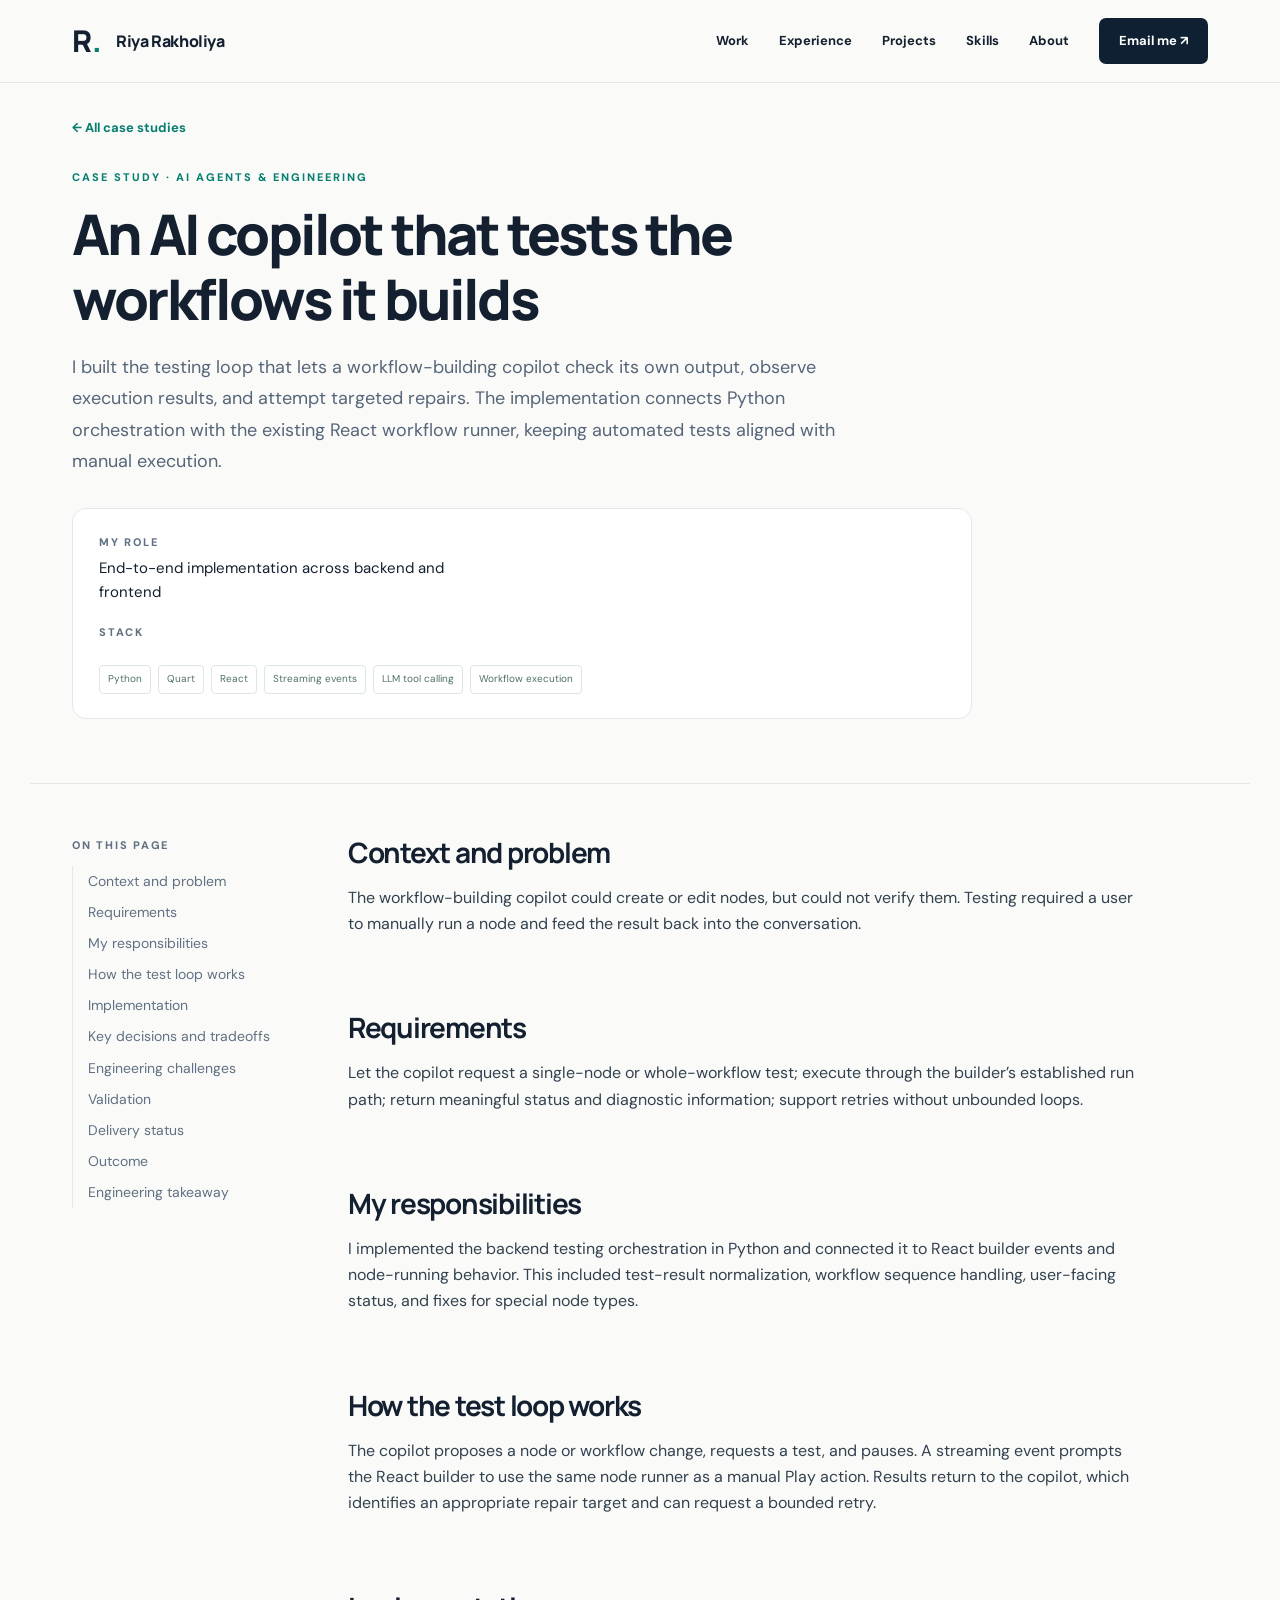
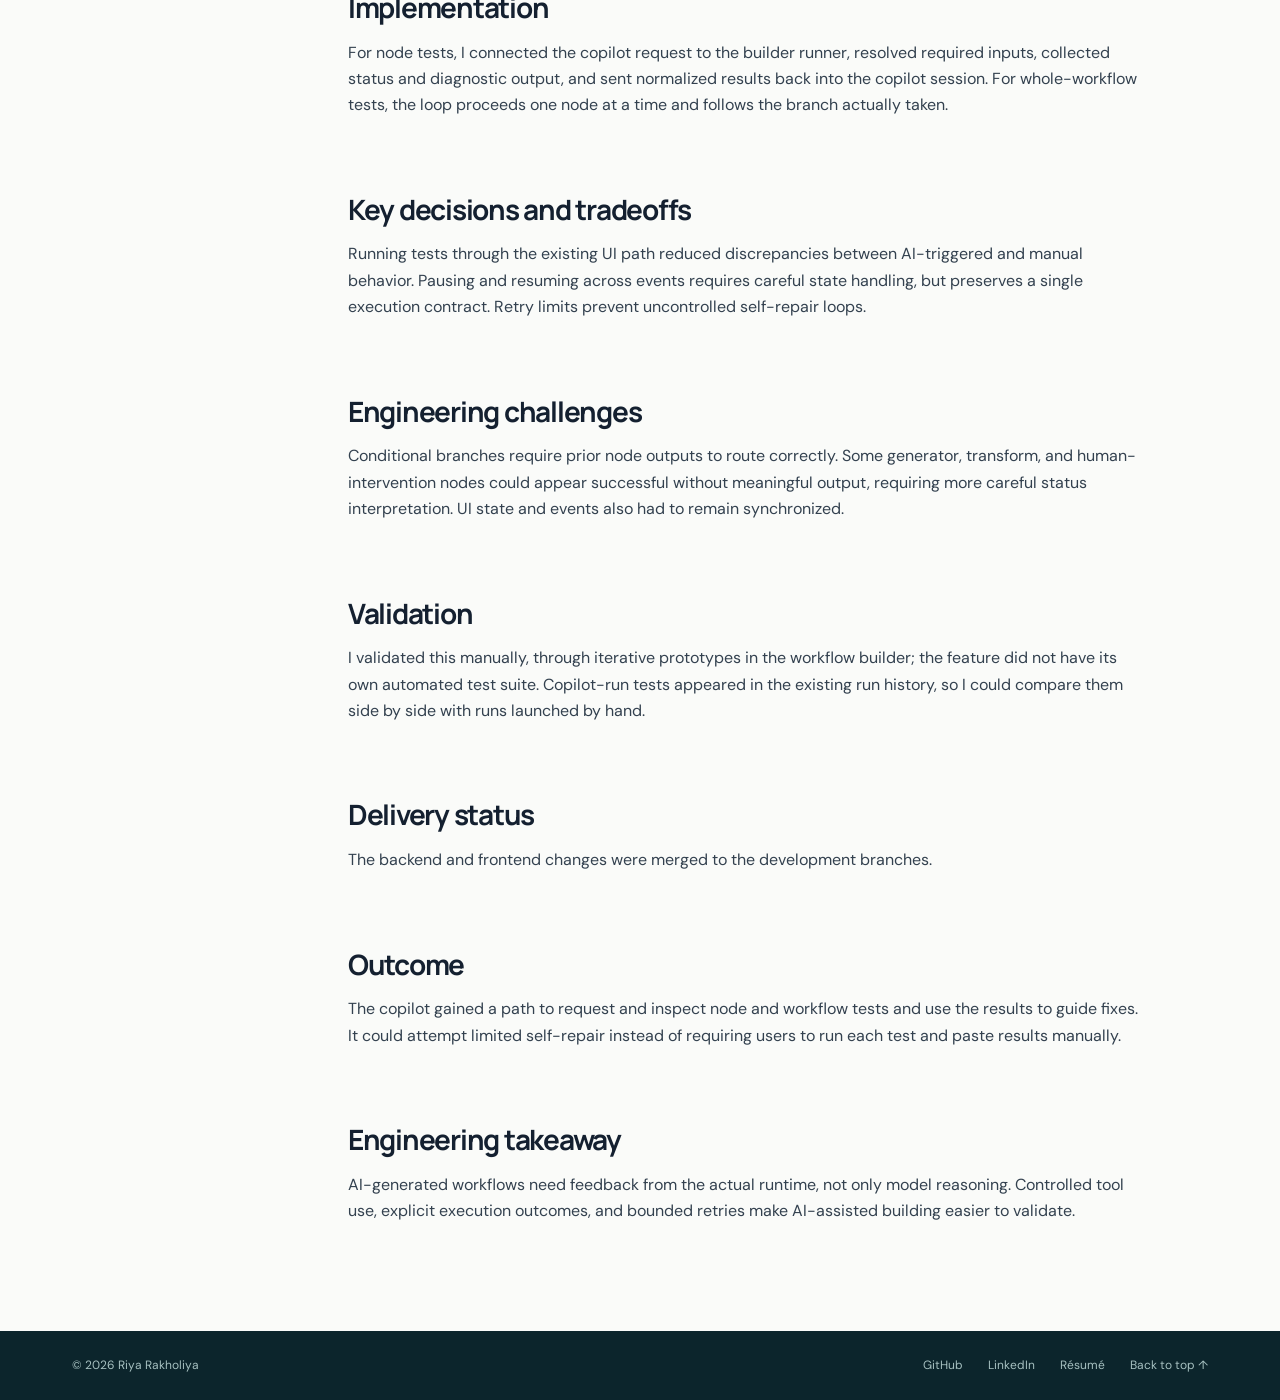
<file: work/ai-copilot-testing.html>
<!DOCTYPE html>

<html lang="en">
<head>
<meta charset="utf-8"/>
<meta content="width=device-width, initial-scale=1" name="viewport"/>
<meta content="#0b1220" name="theme-color"/>
<title>AI Copilot Workflow Testing | Riya Rakholiya</title>
<meta content="A case study of an AI copilot that tests workflow nodes and suggests repairs, built across Python and React." name="description"/>
<link href="https://riya-086.github.io/riya-portfolio/work/widget-consolidation.html" rel="canonical"/>
<meta content="article" property="og:type"/>
<meta content="Riya Rakholiya" property="og:site_name"/>
<meta content="Merging two chat codebases behind a regression harness | Riya Rakholiya" property="og:title"/>
<meta content="The embeddable chat widget lived in its own repository with a copy of the chat UI, so every fix had to be made twice. I moved it into the main bot application behind configuration flags, migrated the build to pnpm, and built a Vitest and Playwright harness to prove customer behaviour did not change." property="og:description"/>
<meta content="https://riya-086.github.io/riya-portfolio/work/widget-consolidation.html" property="og:url"/>
<meta content="https://riya-086.github.io/riya-portfolio/assets/og-image.jpg" property="og:image"/>
<meta content="1200" property="og:image:width"/><meta content="630" property="og:image:height"/>
<meta content="summary_large_image" name="twitter:card"/>
<link href="../assets/favicon.svg" rel="icon" type="image/svg+xml"/>
<link href="https://fonts.googleapis.com" rel="preconnect"/>
<link crossorigin="" href="https://fonts.gstatic.com" rel="preconnect"/>
<link href="https://fonts.googleapis.com/css2?family=DM+Sans:wght@400;500;600;700&amp;family=Manrope:wght@400;500;600;700;800&amp;display=swap" rel="stylesheet"/>
<link href="../styles.css" rel="stylesheet"/>
<script defer="" src="../script.js"></script>
</head><body>
<a class="skip-link" href="#main">Skip to content</a>
<div aria-hidden="true" class="reading-line" id="progress"></div>
<header class="site-header"><nav aria-label="Main navigation" class="nav wrap">
<a aria-label="Riya Rakholiya, home" class="wordmark" href="../index.html#top"><span aria-hidden="true" class="mark">R<span class="accent">.</span></span><span>Riya Rakholiya</span></a>
<button aria-controls="navlinks" aria-expanded="false" aria-label="Open menu" class="menu-button" id="menu">☰</button>
<div class="nav-links" id="navlinks"><a href="../index.html#work">Work</a><a href="../index.html#experience">Experience</a><a href="../index.html#projects">Projects</a><a href="../index.html#skills">Skills</a><a href="../index.html#about">About</a><a class="nav-contact" href="mailto:riyarakholiya8610@gmail.com">Email me <span aria-hidden="true">↗</span></a></div>
</nav></header>
<main id="main">
<div class="wrap" id="top"><a class="crumb" href="../index.html#work">← All case studies</a></div>
<header class="wrap cs-hero"><p class="kicker">CASE STUDY · AI AGENTS &amp; ENGINEERING</p><h1>An AI copilot that tests the workflows it builds</h1><p class="cs-summary">I built the testing loop that lets a workflow-building copilot check its own output, observe execution results, and attempt targeted repairs. The implementation connects Python orchestration with the existing React workflow runner, keeping automated tests aligned with manual execution.</p><dl class="facts"><div><dt>MY ROLE</dt><dd>End-to-end implementation across backend and frontend</dd></div><div class="full"><dt>STACK</dt><dd><div class="tags"><span>Python</span><span>Quart</span><span>React</span><span>Streaming events</span><span>LLM tool calling</span><span>Workflow execution</span></div></dd></div></dl></header>
<div class="wrap cs-layout"><nav aria-label="On this page" class="toc"><p>ON THIS PAGE</p><ol><li><a href="#context">Context and problem</a></li><li><a href="#requirements">Requirements</a></li><li><a href="#my-role">My responsibilities</a></li><li><a href="#architecture">How the test loop works</a></li><li><a href="#implementation">Implementation</a></li><li><a href="#decisions">Key decisions and tradeoffs</a></li><li><a href="#challenges">Engineering challenges</a></li><li><a href="#testing">Validation</a></li><li><a href="#deployment">Delivery status</a></li><li><a href="#outcome">Outcome</a></li><li><a href="#learned">Engineering takeaway</a></li></ol></nav>
<div class="cs-body"><section aria-labelledby="context-h" class="cs-section" id="context"><h2 id="context-h">Context and problem</h2><p>The workflow-building copilot could create or edit nodes, but could not verify them. Testing required a user to manually run a node and feed the result back into the conversation.</p></section><section aria-labelledby="requirements-h" class="cs-section" id="requirements"><h2 id="requirements-h">Requirements</h2><p>Let the copilot request a single-node or whole-workflow test; execute through the builder’s established run path; return meaningful status and diagnostic information; support retries without unbounded loops.</p></section><section aria-labelledby="my-role-h" class="cs-section" id="my-role"><h2 id="my-role-h">My responsibilities</h2><p>I implemented the backend testing orchestration in Python and connected it to React builder events and node-running behavior. This included test-result normalization, workflow sequence handling, user-facing status, and fixes for special node types.</p></section><section aria-labelledby="architecture-h" class="cs-section" id="architecture"><h2 id="architecture-h">How the test loop works</h2><p>The copilot proposes a node or workflow change, requests a test, and pauses. A streaming event prompts the React builder to use the same node runner as a manual Play action. Results return to the copilot, which identifies an appropriate repair target and can request a bounded retry.</p></section><section aria-labelledby="implementation-h" class="cs-section" id="implementation"><h2 id="implementation-h">Implementation</h2><p>For node tests, I connected the copilot request to the builder runner, resolved required inputs, collected status and diagnostic output, and sent normalized results back into the copilot session. For whole-workflow tests, the loop proceeds one node at a time and follows the branch actually taken.</p></section><section aria-labelledby="decisions-h" class="cs-section" id="decisions"><h2 id="decisions-h">Key decisions and tradeoffs</h2><p>Running tests through the existing UI path reduced discrepancies between AI-triggered and manual behavior. Pausing and resuming across events requires careful state handling, but preserves a single execution contract. Retry limits prevent uncontrolled self-repair loops.</p></section><section aria-labelledby="challenges-h" class="cs-section" id="challenges"><h2 id="challenges-h">Engineering challenges</h2><p>Conditional branches require prior node outputs to route correctly. Some generator, transform, and human-intervention nodes could appear successful without meaningful output, requiring more careful status interpretation. UI state and events also had to remain synchronized.</p></section><section aria-labelledby="testing-h" class="cs-section" id="testing"><h2 id="testing-h">Validation</h2><p>I validated this manually, through iterative prototypes in the workflow builder; the feature did not have its own automated test suite. Copilot-run tests appeared in the existing run history, so I could compare them side by side with runs launched by hand.</p></section><section aria-labelledby="deployment-h" class="cs-section" id="deployment"><h2 id="deployment-h">Delivery status</h2><p>The backend and frontend changes were merged to the development branches.</p></section><section aria-labelledby="outcome-h" class="cs-section" id="outcome"><h2 id="outcome-h">Outcome</h2><p>The copilot gained a path to request and inspect node and workflow tests and use the results to guide fixes. It could attempt limited self-repair instead of requiring users to run each test and paste results manually.</p></section><section aria-labelledby="learned-h" class="cs-section" id="learned"><h2 id="learned-h">Engineering takeaway</h2><p>AI-generated workflows need feedback from the actual runtime, not only model reasoning. Controlled tool use, explicit execution outcomes, and bounded retries make AI-assisted building easier to validate.</p></section></div></div>
</main>
<footer><div class="wrap foot"><span>© <span id="year">2026</span> Riya Rakholiya</span><div>
<a href="https://github.com/Riya-086" rel="noopener noreferrer" target="_blank">GitHub</a>
<a href="https://www.linkedin.com/in/riya-rakholiya" rel="noopener noreferrer" target="_blank">LinkedIn</a>
<a download="" href="../assets/Riya_Rakholiya_Resume.pdf">Résumé</a>
<a href="#top">Back to top ↑</a></div></div></footer>
</body>
</html>
</file>
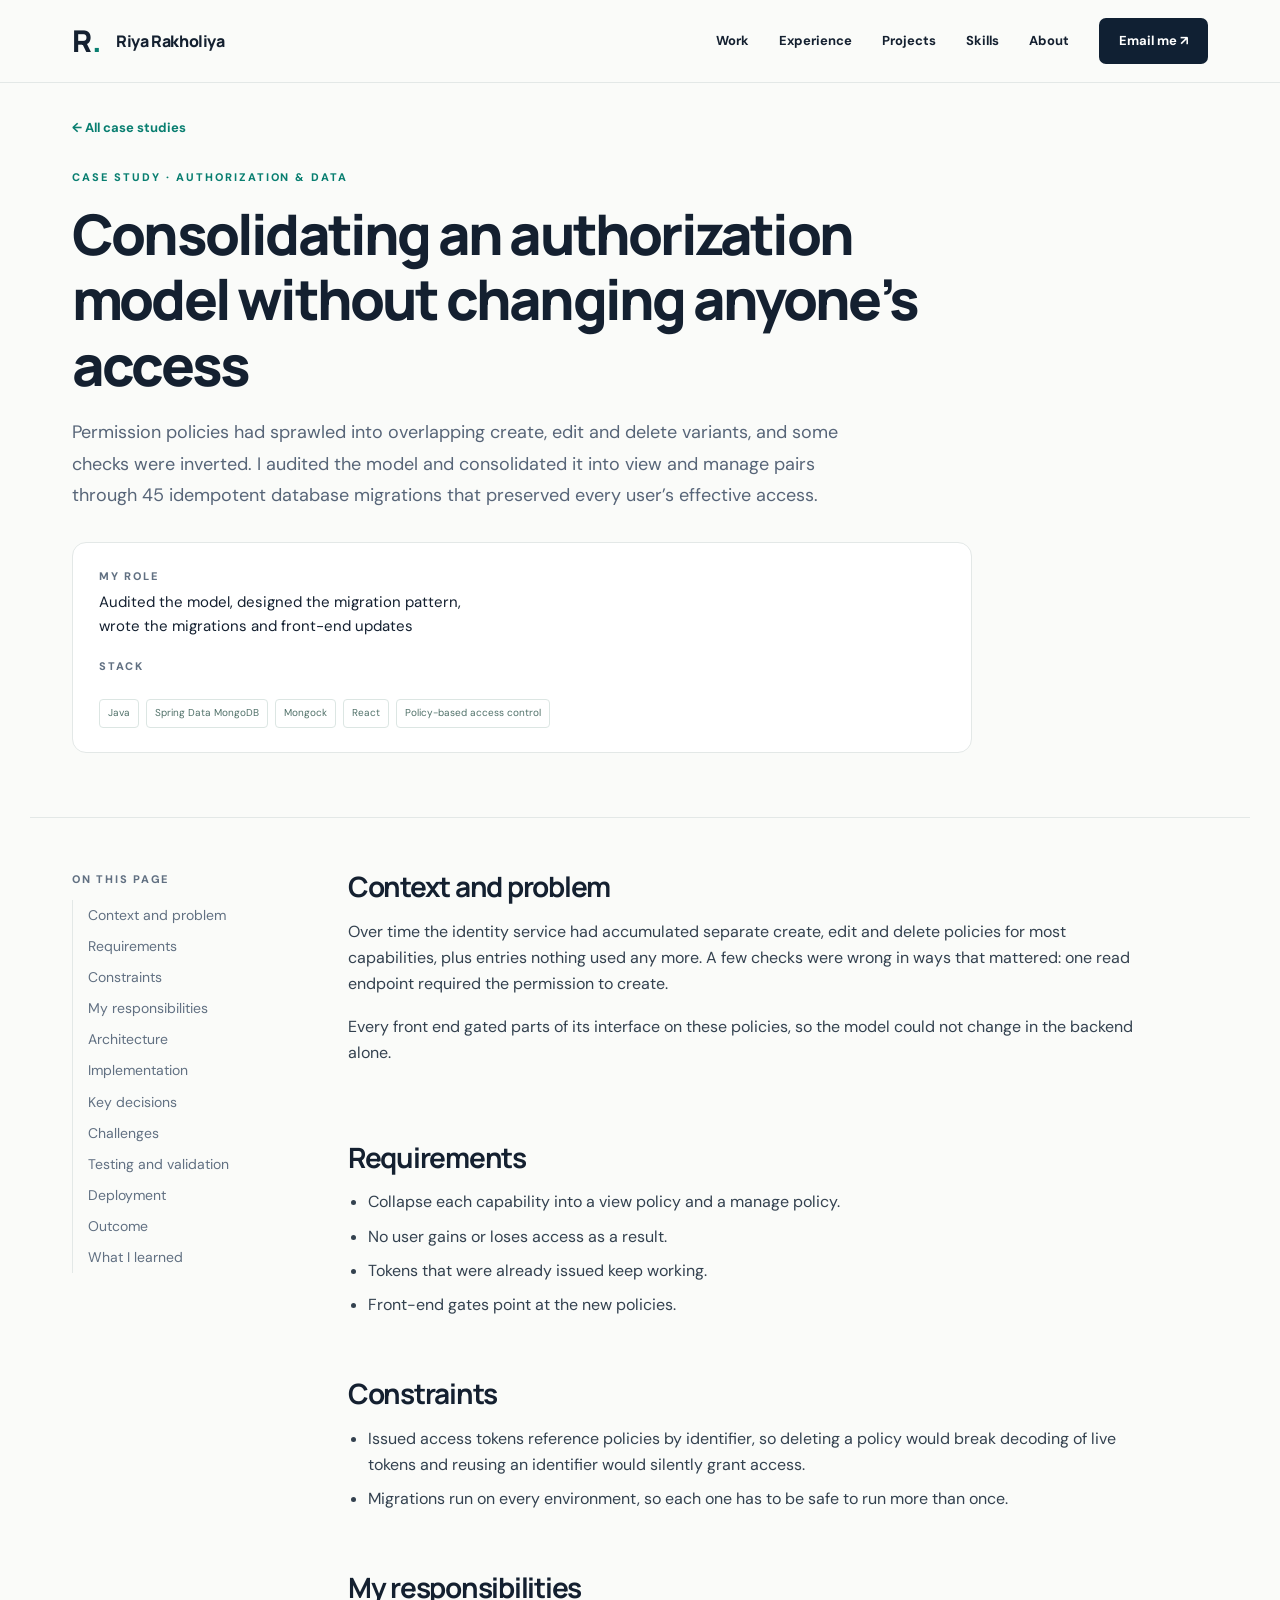
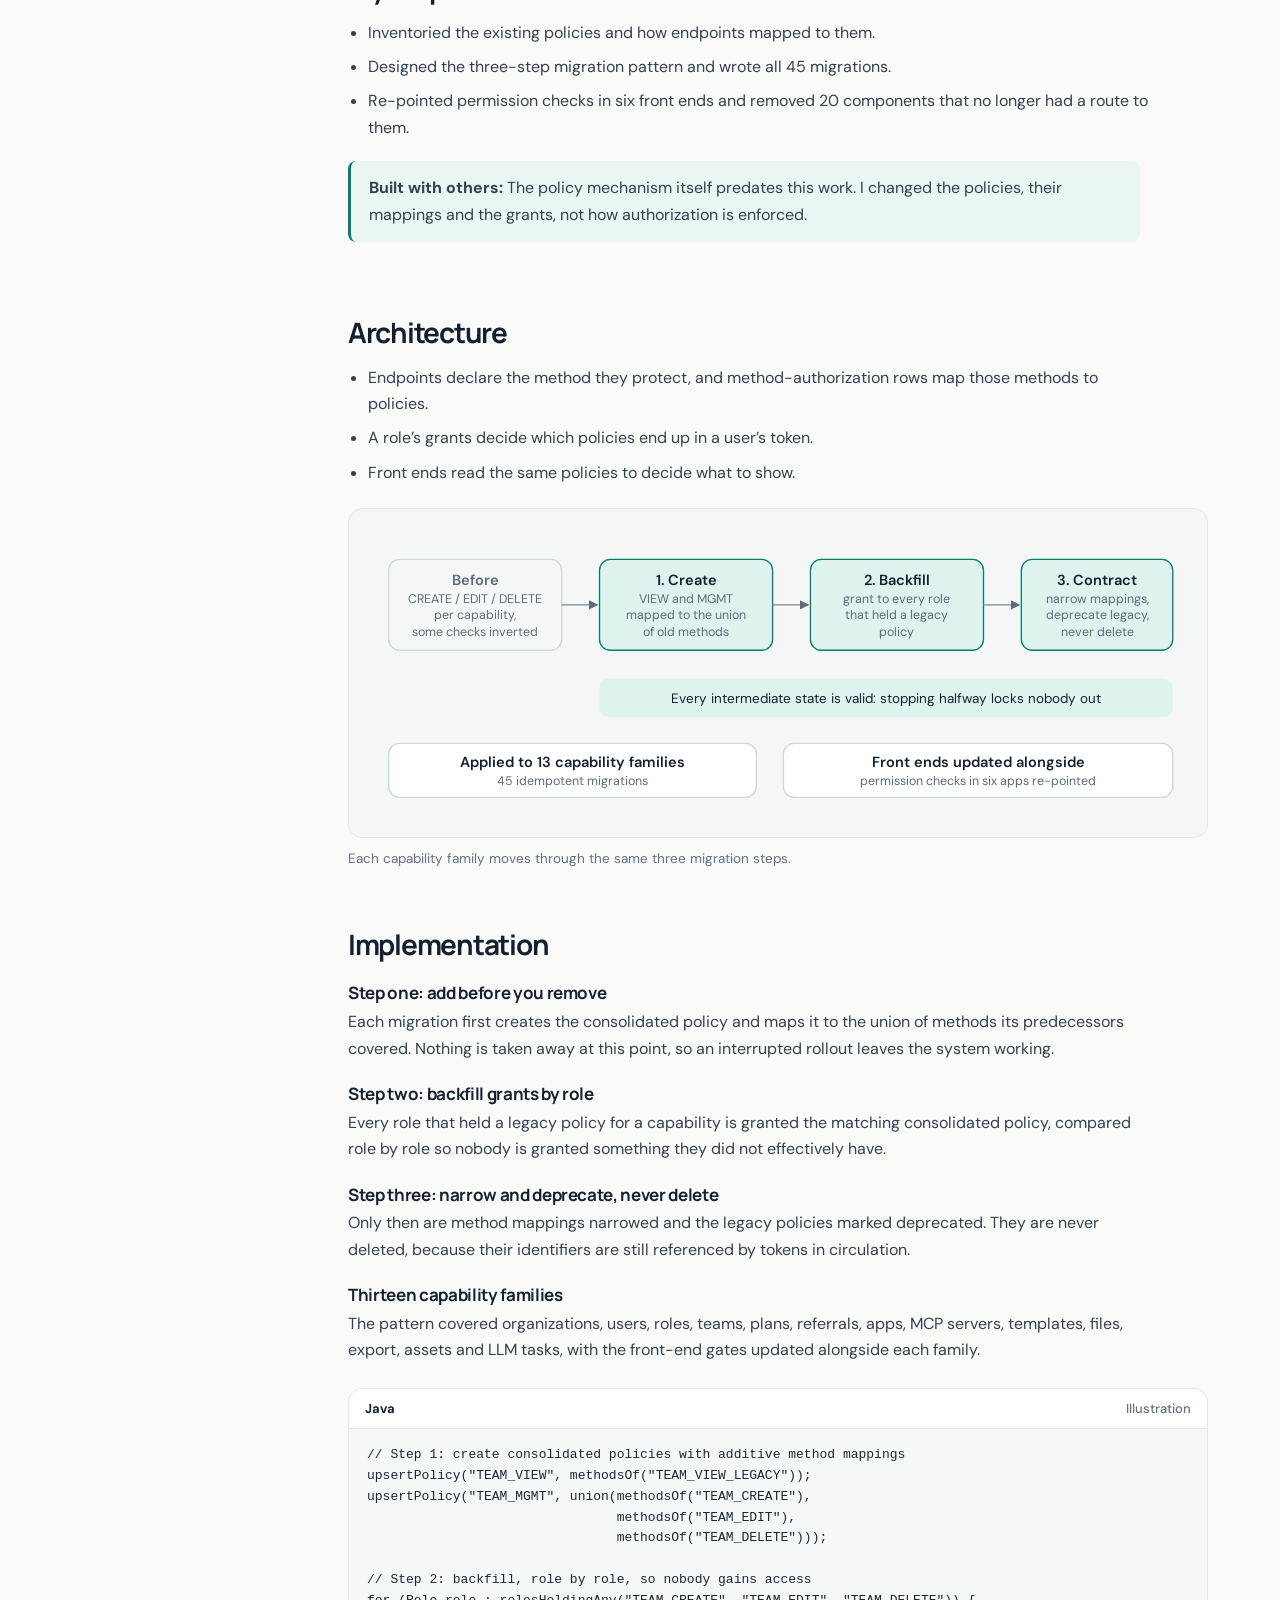
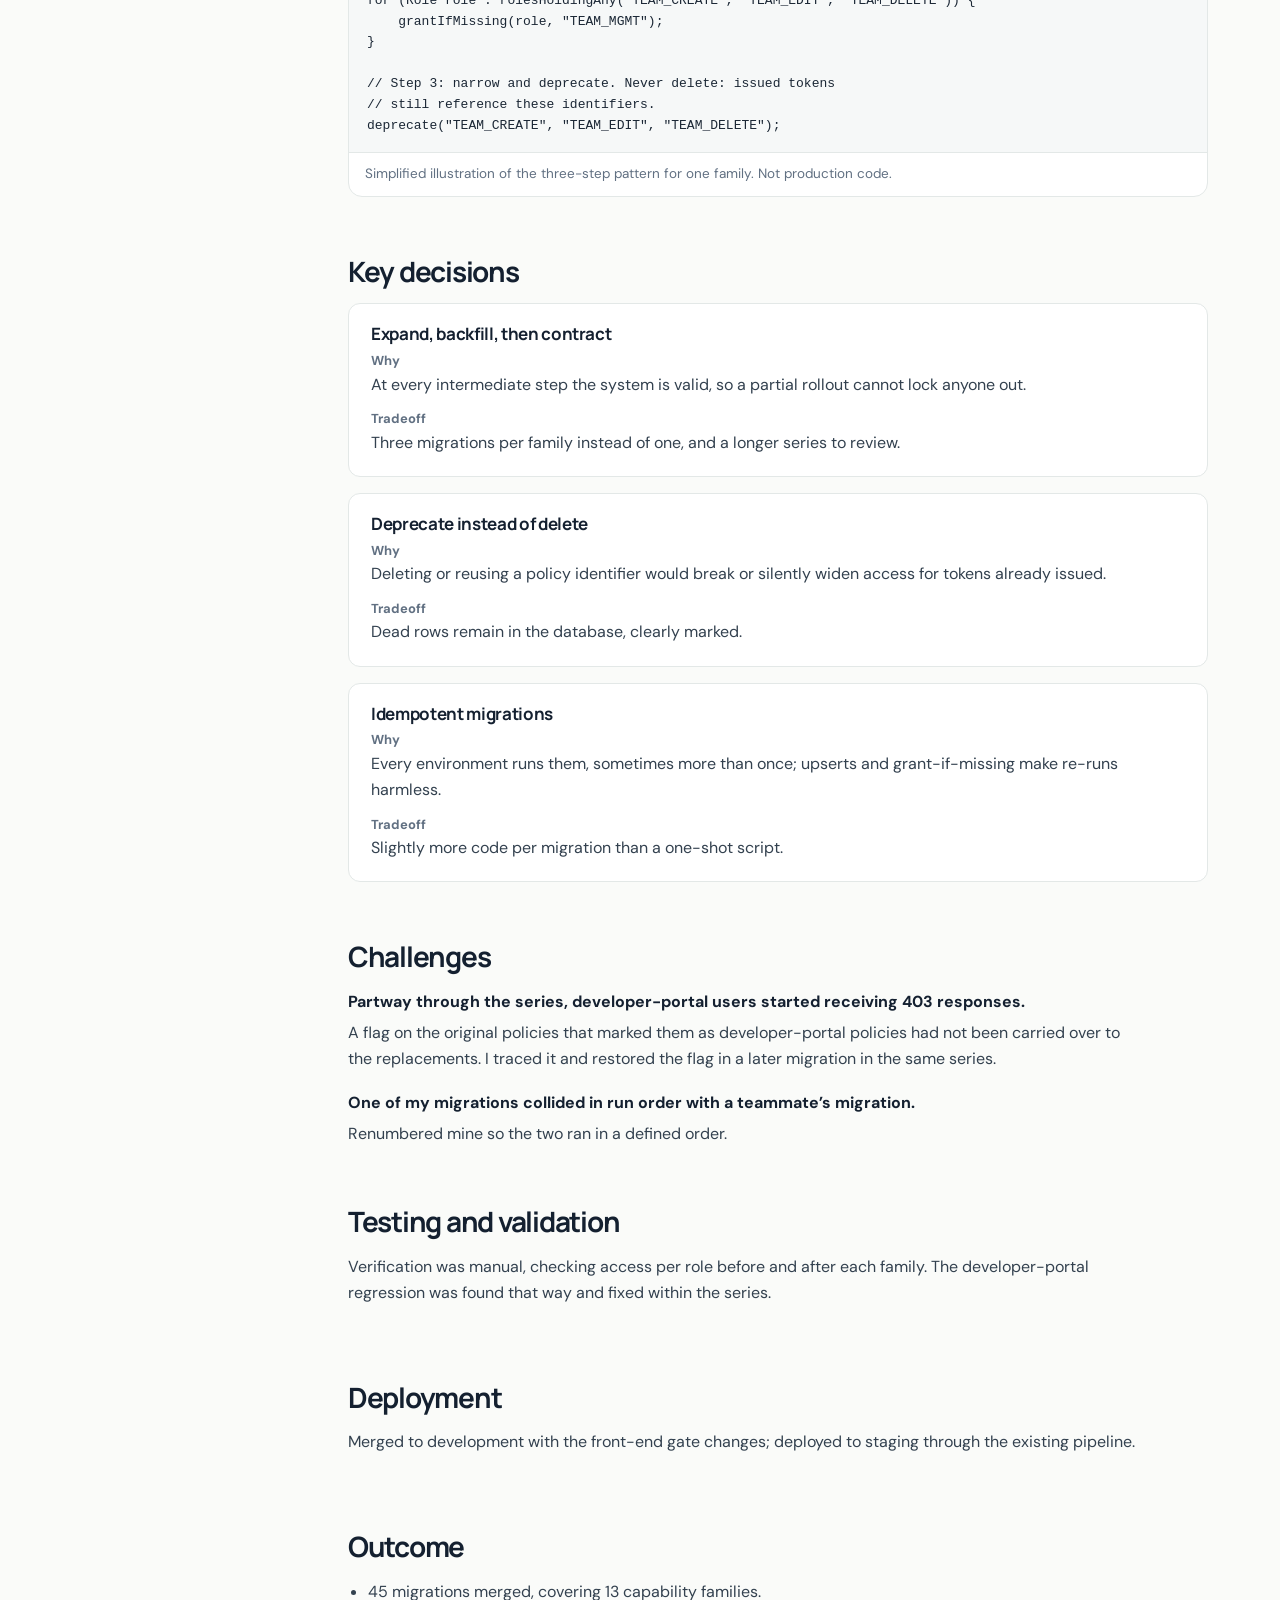
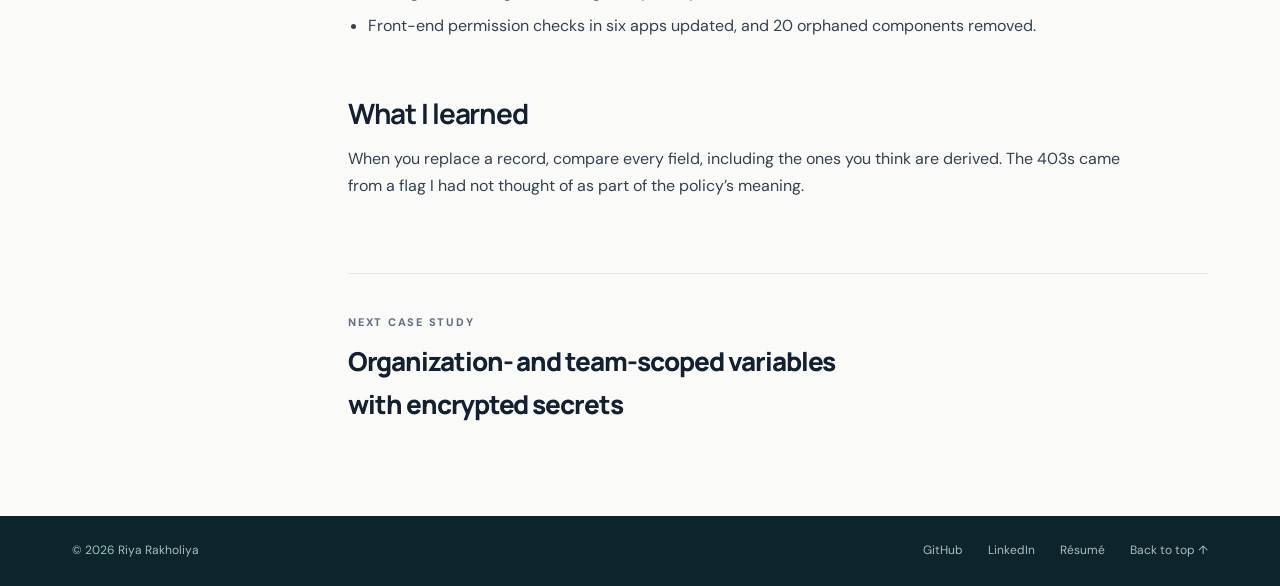
<file: work/authorization-migration.html>
<!DOCTYPE html>

<html lang="en">
<head>
<meta charset="utf-8"/>
<meta content="width=device-width, initial-scale=1" name="viewport"/>
<meta content="#0b1220" name="theme-color"/>
<title>Consolidating an authorization model without changing anyone’s access | Riya Rakholiya</title>
<meta content="Permission policies had sprawled into overlapping create, edit and delete variants, and some checks were inverted. I audited the model and consolidated it into view and manage pairs through 45 idempotent database migrations that preserved every user’s effective access." name="description"/>
<link href="https://riya-086.github.io/riya-portfolio/work/authorization-migration.html" rel="canonical"/>
<meta content="article" property="og:type"/>
<meta content="Riya Rakholiya" property="og:site_name"/>
<meta content="Consolidating an authorization model without changing anyone’s access | Riya Rakholiya" property="og:title"/>
<meta content="Permission policies had sprawled into overlapping create, edit and delete variants, and some checks were inverted. I audited the model and consolidated it into view and manage pairs through 45 idempotent database migrations that preserved every user’s effective access." property="og:description"/>
<meta content="https://riya-086.github.io/riya-portfolio/work/authorization-migration.html" property="og:url"/>
<meta content="https://riya-086.github.io/riya-portfolio/assets/og-image.jpg" property="og:image"/>
<meta content="1200" property="og:image:width"/><meta content="630" property="og:image:height"/>
<meta content="summary_large_image" name="twitter:card"/>
<link href="../assets/favicon.svg" rel="icon" type="image/svg+xml"/>
<link href="https://fonts.googleapis.com" rel="preconnect"/>
<link crossorigin="" href="https://fonts.gstatic.com" rel="preconnect"/>
<link href="https://fonts.googleapis.com/css2?family=DM+Sans:wght@400;500;600;700&amp;family=Manrope:wght@400;500;600;700;800&amp;display=swap" rel="stylesheet"/>
<link href="../styles.css" rel="stylesheet"/>
<script defer="" src="../script.js"></script>
</head><body>
<a class="skip-link" href="#main">Skip to content</a>
<div aria-hidden="true" class="reading-line" id="progress"></div>
<header class="site-header"><nav aria-label="Main navigation" class="nav wrap">
<a aria-label="Riya Rakholiya, home" class="wordmark" href="../index.html#top"><span aria-hidden="true" class="mark">R<span class="accent">.</span></span><span>Riya Rakholiya</span></a>
<button aria-controls="navlinks" aria-expanded="false" aria-label="Open menu" class="menu-button" id="menu">☰</button>
<div class="nav-links" id="navlinks"><a href="../index.html#work">Work</a><a href="../index.html#experience">Experience</a><a href="../index.html#projects">Projects</a><a href="../index.html#skills">Skills</a><a href="../index.html#about">About</a><a class="nav-contact" href="mailto:riyarakholiya8610@gmail.com">Email me <span aria-hidden="true">↗</span></a></div>
</nav></header>
<main id="main">
<div class="wrap" id="top"><a class="crumb" href="../index.html#work">← All case studies</a></div>
<header class="wrap cs-hero"><p class="kicker">CASE STUDY · AUTHORIZATION &amp; DATA</p><h1>Consolidating an authorization model without changing anyone’s access</h1><p class="cs-summary">Permission policies had sprawled into overlapping create, edit and delete variants, and some checks were inverted. I audited the model and consolidated it into view and manage pairs through 45 idempotent database migrations that preserved every user’s effective access.</p>
<dl class="facts"><div><dt>MY ROLE</dt><dd>Audited the model, designed the migration pattern, wrote the migrations and front-end updates</dd></div>
<div class="full"><dt>STACK</dt><dd><div class="tags"><span>Java</span><span>Spring Data MongoDB</span><span>Mongock</span><span>React</span><span>Policy-based access control</span></div></dd></div></dl></header>
<div class="wrap cs-layout"><nav aria-label="On this page" class="toc"><p>ON THIS PAGE</p><ol><li><a href="#context">Context and problem</a></li><li><a href="#requirements">Requirements</a></li><li><a href="#constraints">Constraints</a></li><li><a href="#my-role">My responsibilities</a></li><li><a href="#architecture">Architecture</a></li><li><a href="#implementation">Implementation</a></li><li><a href="#decisions">Key decisions</a></li><li><a href="#challenges">Challenges</a></li><li><a href="#testing">Testing and validation</a></li><li><a href="#deployment">Deployment</a></li><li><a href="#outcome">Outcome</a></li><li><a href="#learned">What I learned</a></li></ol></nav>
<div class="cs-body"><section aria-labelledby="context-h" class="cs-section" id="context"><h2 id="context-h">Context and problem</h2><p>Over time the identity service had accumulated separate create, edit and delete policies for most capabilities, plus entries nothing used any more. A few checks were wrong in ways that mattered: one read endpoint required the permission to create.</p><p>Every front end gated parts of its interface on these policies, so the model could not change in the backend alone.</p></section><section aria-labelledby="requirements-h" class="cs-section" id="requirements"><h2 id="requirements-h">Requirements</h2><ul><li>Collapse each capability into a view policy and a manage policy.</li><li>No user gains or loses access as a result.</li><li>Tokens that were already issued keep working.</li><li>Front-end gates point at the new policies.</li></ul></section><section aria-labelledby="constraints-h" class="cs-section" id="constraints"><h2 id="constraints-h">Constraints</h2><ul><li>Issued access tokens reference policies by identifier, so deleting a policy would break decoding of live tokens and reusing an identifier would silently grant access.</li><li>Migrations run on every environment, so each one has to be safe to run more than once.</li></ul></section><section aria-labelledby="my-role-h" class="cs-section" id="my-role"><h2 id="my-role-h">My responsibilities</h2><ul><li>Inventoried the existing policies and how endpoints mapped to them.</li><li>Designed the three-step migration pattern and wrote all 45 migrations.</li><li>Re-pointed permission checks in six front ends and removed 20 components that no longer had a route to them.</li></ul><p class="callout"><strong>Built with others: </strong>The policy mechanism itself predates this work. I changed the policies, their mappings and the grants, not how authorization is enforced.</p></section><section aria-labelledby="architecture-h" class="cs-section" id="architecture"><h2 id="architecture-h">Architecture</h2><ul><li>Endpoints declare the method they protect, and method-authorization rows map those methods to policies.</li><li>A role’s grants decide which policies end up in a user’s token.</li><li>Front ends read the same policies to decide what to show.</li></ul><p class="diagram-hint">Scroll sideways to see the whole diagram.</p><figure><div aria-label="Architecture diagram, scrollable" class="diagram" tabindex="0"><svg aria-labelledby="three-step-policy-migration-title three-step-policy-migration-desc" class="h-auto w-full font-sans" role="img" style="min-width:620px" viewbox="0 0 760 270"><title id="three-step-policy-migration-title">Three-step policy migration</title><desc id="three-step-policy-migration-desc">Legacy create, edit and delete policies move to a view and manage pair in three steps: create the consolidated policies with additive mappings, backfill grants role by role, then narrow mappings and deprecate the legacy policies without deleting them.</desc><defs><marker id="arrow-authz" markerheight="7" markerwidth="7" orient="auto-start-reverse" refx="9" refy="5" viewbox="0 0 10 10"><path class="fill-muted" d="M0 0 L10 5 L0 10 z"></path></marker></defs><g><rect class="fill-paper stroke-line" height="84" rx="10" stroke-width="1.25" width="160" x="20" y="30"></rect><text class="fill-muted" font-size="13.5" font-weight="600" text-anchor="middle" x="100" y="53.5">Before</text><text class="fill-muted" font-size="11.5" text-anchor="middle" x="100" y="70.5">CREATE / EDIT / DELETE</text><text class="fill-muted" font-size="11.5" text-anchor="middle" x="100" y="85.5">per capability,</text><text class="fill-muted" font-size="11.5" text-anchor="middle" x="100" y="100.5">some checks inverted</text></g><g><rect class="fill-accent-soft stroke-accent" height="84" rx="10" stroke-width="1.25" width="160" x="215" y="30"></rect><text class="fill-ink" font-size="13.5" font-weight="600" text-anchor="middle" x="295" y="53.5">1. Create</text><text class="fill-muted" font-size="11.5" text-anchor="middle" x="295" y="70.5">VIEW and MGMT</text><text class="fill-muted" font-size="11.5" text-anchor="middle" x="295" y="85.5">mapped to the union</text><text class="fill-muted" font-size="11.5" text-anchor="middle" x="295" y="100.5">of old methods</text></g><g><rect class="fill-accent-soft stroke-accent" height="84" rx="10" stroke-width="1.25" width="160" x="410" y="30"></rect><text class="fill-ink" font-size="13.5" font-weight="600" text-anchor="middle" x="490" y="53.5">2. Backfill</text><text class="fill-muted" font-size="11.5" text-anchor="middle" x="490" y="70.5">grant to every role</text><text class="fill-muted" font-size="11.5" text-anchor="middle" x="490" y="85.5">that held a legacy</text><text class="fill-muted" font-size="11.5" text-anchor="middle" x="490" y="100.5">policy</text></g><g><rect class="fill-accent-soft stroke-accent" height="84" rx="10" stroke-width="1.25" width="140" x="605" y="30"></rect><text class="fill-ink" font-size="13.5" font-weight="600" text-anchor="middle" x="675" y="53.5">3. Contract</text><text class="fill-muted" font-size="11.5" text-anchor="middle" x="675" y="70.5">narrow mappings,</text><text class="fill-muted" font-size="11.5" text-anchor="middle" x="675" y="85.5">deprecate legacy,</text><text class="fill-muted" font-size="11.5" text-anchor="middle" x="675" y="100.5">never delete</text></g><g><path class="stroke-muted" d="M180 72 L213 72" fill="none" marker-end="url(#arrow-authz)" stroke-width="1.25"></path></g><g><path class="stroke-muted" d="M375 72 L408 72" fill="none" marker-end="url(#arrow-authz)" stroke-width="1.25"></path></g><g><path class="stroke-muted" d="M570 72 L603 72" fill="none" marker-end="url(#arrow-authz)" stroke-width="1.25"></path></g><rect class="fill-accent-soft" height="36" rx="8" width="530" x="215" y="140"></rect><text class="fill-ink" font-size="12.5" text-anchor="middle" x="480" y="163">Every intermediate state is valid: stopping halfway locks nobody out</text><g><rect class="fill-surface stroke-line" height="50" rx="10" stroke-width="1.25" width="340" x="20" y="200"></rect><text class="fill-ink" font-size="13.5" font-weight="600" text-anchor="middle" x="190" y="221.5">Applied to 13 capability families</text><text class="fill-muted" font-size="11.5" text-anchor="middle" x="190" y="238.5">45 idempotent migrations</text></g><g><rect class="fill-surface stroke-line" height="50" rx="10" stroke-width="1.25" width="360" x="385" y="200"></rect><text class="fill-ink" font-size="13.5" font-weight="600" text-anchor="middle" x="565" y="221.5">Front ends updated alongside</text><text class="fill-muted" font-size="11.5" text-anchor="middle" x="565" y="238.5">permission checks in six apps re-pointed</text></g></svg></div><figcaption>Each capability family moves through the same three migration steps.</figcaption></figure></section><section aria-labelledby="implementation-h" class="cs-section" id="implementation"><h2 id="implementation-h">Implementation</h2><h3>Step one: add before you remove</h3><p>Each migration first creates the consolidated policy and maps it to the union of methods its predecessors covered. Nothing is taken away at this point, so an interrupted rollout leaves the system working.</p><h3>Step two: backfill grants by role</h3><p>Every role that held a legacy policy for a capability is granted the matching consolidated policy, compared role by role so nobody is granted something they did not effectively have.</p><h3>Step three: narrow and deprecate, never delete</h3><p>Only then are method mappings narrowed and the legacy policies marked deprecated. They are never deleted, because their identifiers are still referenced by tokens in circulation.</p><h3>Thirteen capability families</h3><p>The pattern covered organizations, users, roles, teams, plans, referrals, apps, MCP servers, templates, files, export, assets and LLM tasks, with the front-end gates updated alongside each family.</p><figure class="code"><div class="code-head"><span>Java</span><span>Illustration</span></div><pre tabindex="0"><code>// Step 1: create consolidated policies with additive method mappings
upsertPolicy("TEAM_VIEW", methodsOf("TEAM_VIEW_LEGACY"));
upsertPolicy("TEAM_MGMT", union(methodsOf("TEAM_CREATE"),
                                methodsOf("TEAM_EDIT"),
                                methodsOf("TEAM_DELETE")));

// Step 2: backfill, role by role, so nobody gains access
for (Role role : rolesHoldingAny("TEAM_CREATE", "TEAM_EDIT", "TEAM_DELETE")) {
    grantIfMissing(role, "TEAM_MGMT");
}

// Step 3: narrow and deprecate. Never delete: issued tokens
// still reference these identifiers.
deprecate("TEAM_CREATE", "TEAM_EDIT", "TEAM_DELETE");</code></pre><figcaption>Simplified illustration of the three-step pattern for one family. Not production code.</figcaption></figure></section><section aria-labelledby="decisions-h" class="cs-section" id="decisions"><h2 id="decisions-h">Key decisions</h2><div class="decisions"><div class="decision"><h3>Expand, backfill, then contract</h3><dl><div><dt>Why</dt><dd>At every intermediate step the system is valid, so a partial rollout cannot lock anyone out.</dd></div><div><dt>Tradeoff</dt><dd>Three migrations per family instead of one, and a longer series to review.</dd></div></dl></div><div class="decision"><h3>Deprecate instead of delete</h3><dl><div><dt>Why</dt><dd>Deleting or reusing a policy identifier would break or silently widen access for tokens already issued.</dd></div><div><dt>Tradeoff</dt><dd>Dead rows remain in the database, clearly marked.</dd></div></dl></div><div class="decision"><h3>Idempotent migrations</h3><dl><div><dt>Why</dt><dd>Every environment runs them, sometimes more than once; upserts and grant-if-missing make re-runs harmless.</dd></div><div><dt>Tradeoff</dt><dd>Slightly more code per migration than a one-shot script.</dd></div></dl></div></div></section><section aria-labelledby="challenges-h" class="cs-section" id="challenges"><h2 id="challenges-h">Challenges</h2><dl class="challenges"><div><dt>Partway through the series, developer-portal users started receiving 403 responses.</dt><dd>A flag on the original policies that marked them as developer-portal policies had not been carried over to the replacements. I traced it and restored the flag in a later migration in the same series.</dd></div><div><dt>One of my migrations collided in run order with a teammate’s migration.</dt><dd>Renumbered mine so the two ran in a defined order.</dd></div></dl></section><section aria-labelledby="testing-h" class="cs-section" id="testing"><h2 id="testing-h">Testing and validation</h2><p>Verification was manual, checking access per role before and after each family. The developer-portal regression was found that way and fixed within the series.</p></section><section aria-labelledby="deployment-h" class="cs-section" id="deployment"><h2 id="deployment-h">Deployment</h2><p>Merged to development with the front-end gate changes; deployed to staging through the existing pipeline.</p></section><section aria-labelledby="outcome-h" class="cs-section" id="outcome"><h2 id="outcome-h">Outcome</h2><ul><li>45 migrations merged, covering 13 capability families.</li><li>Front-end permission checks in six apps updated, and 20 orphaned components removed.</li></ul></section><section aria-labelledby="learned-h" class="cs-section" id="learned"><h2 id="learned-h">What I learned</h2><p>When you replace a record, compare every field, including the ones you think are derived. The 403s came from a flag I had not thought of as part of the policy’s meaning.</p></section>
<nav aria-label="Next case study" class="next-case"><span>NEXT CASE STUDY</span><a href="scoped-secrets.html">Organization- and team-scoped variables with encrypted secrets</a></nav></div></div>
</main>
<footer><div class="wrap foot"><span>© <span id="year">2026</span> Riya Rakholiya</span><div>
<a href="https://github.com/Riya-086" rel="noopener noreferrer" target="_blank">GitHub</a>
<a href="https://www.linkedin.com/in/riya-rakholiya" rel="noopener noreferrer" target="_blank">LinkedIn</a>
<a download="" href="../assets/Riya_Rakholiya_Resume.pdf">Résumé</a>
<a href="#top">Back to top ↑</a></div></div></footer>
</body>
</html>
</file>
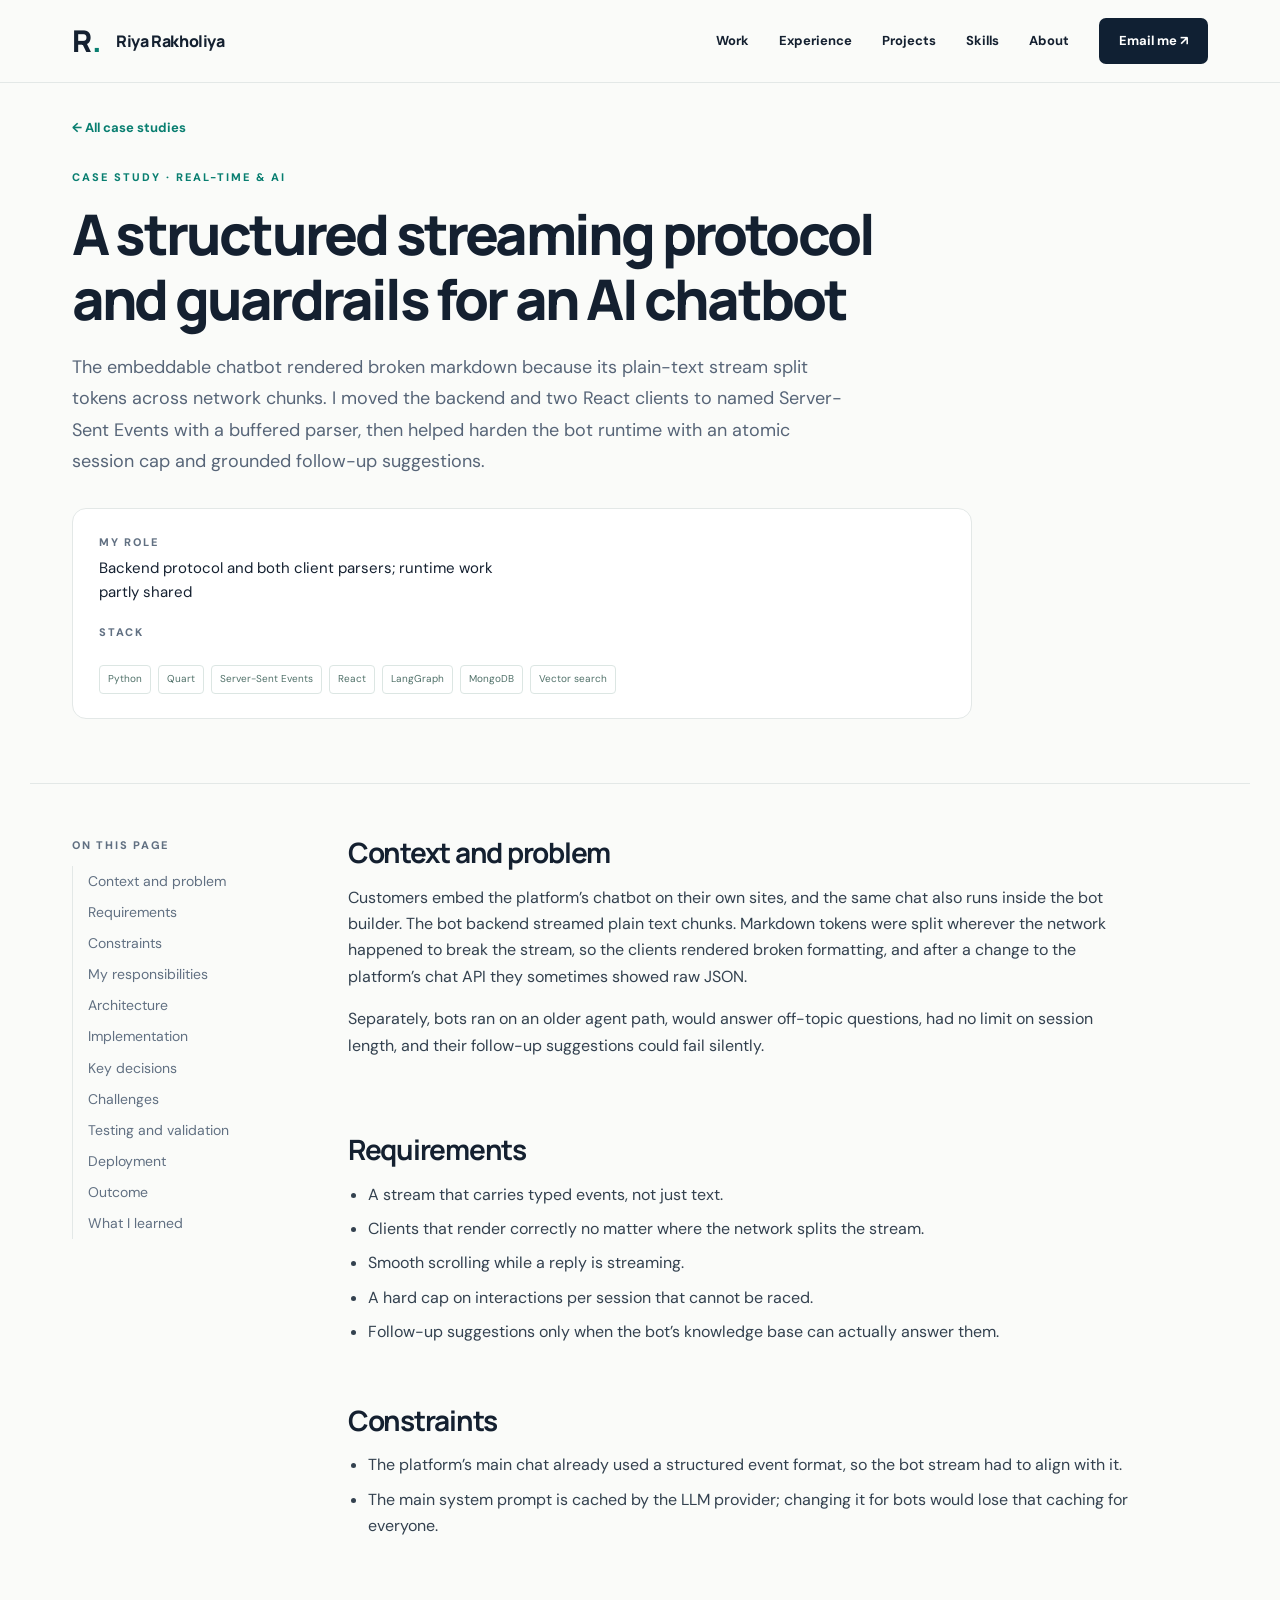
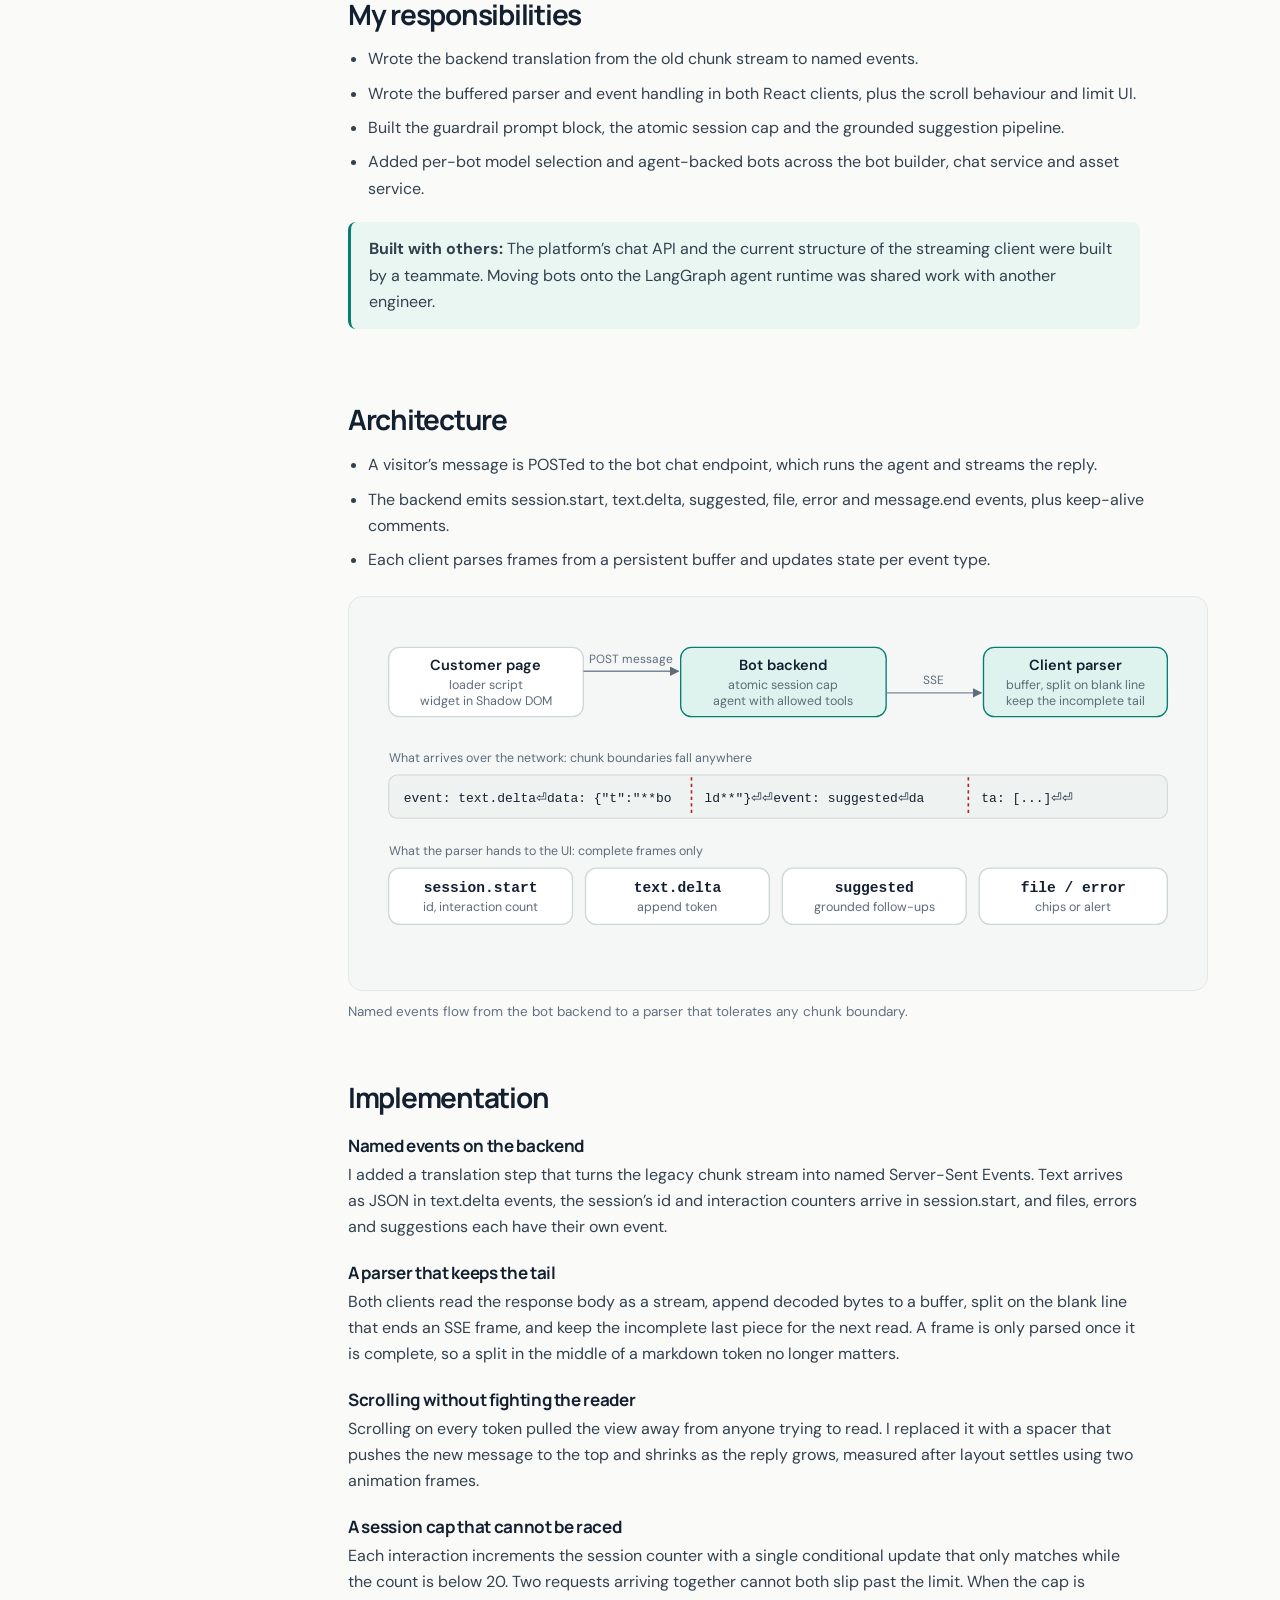
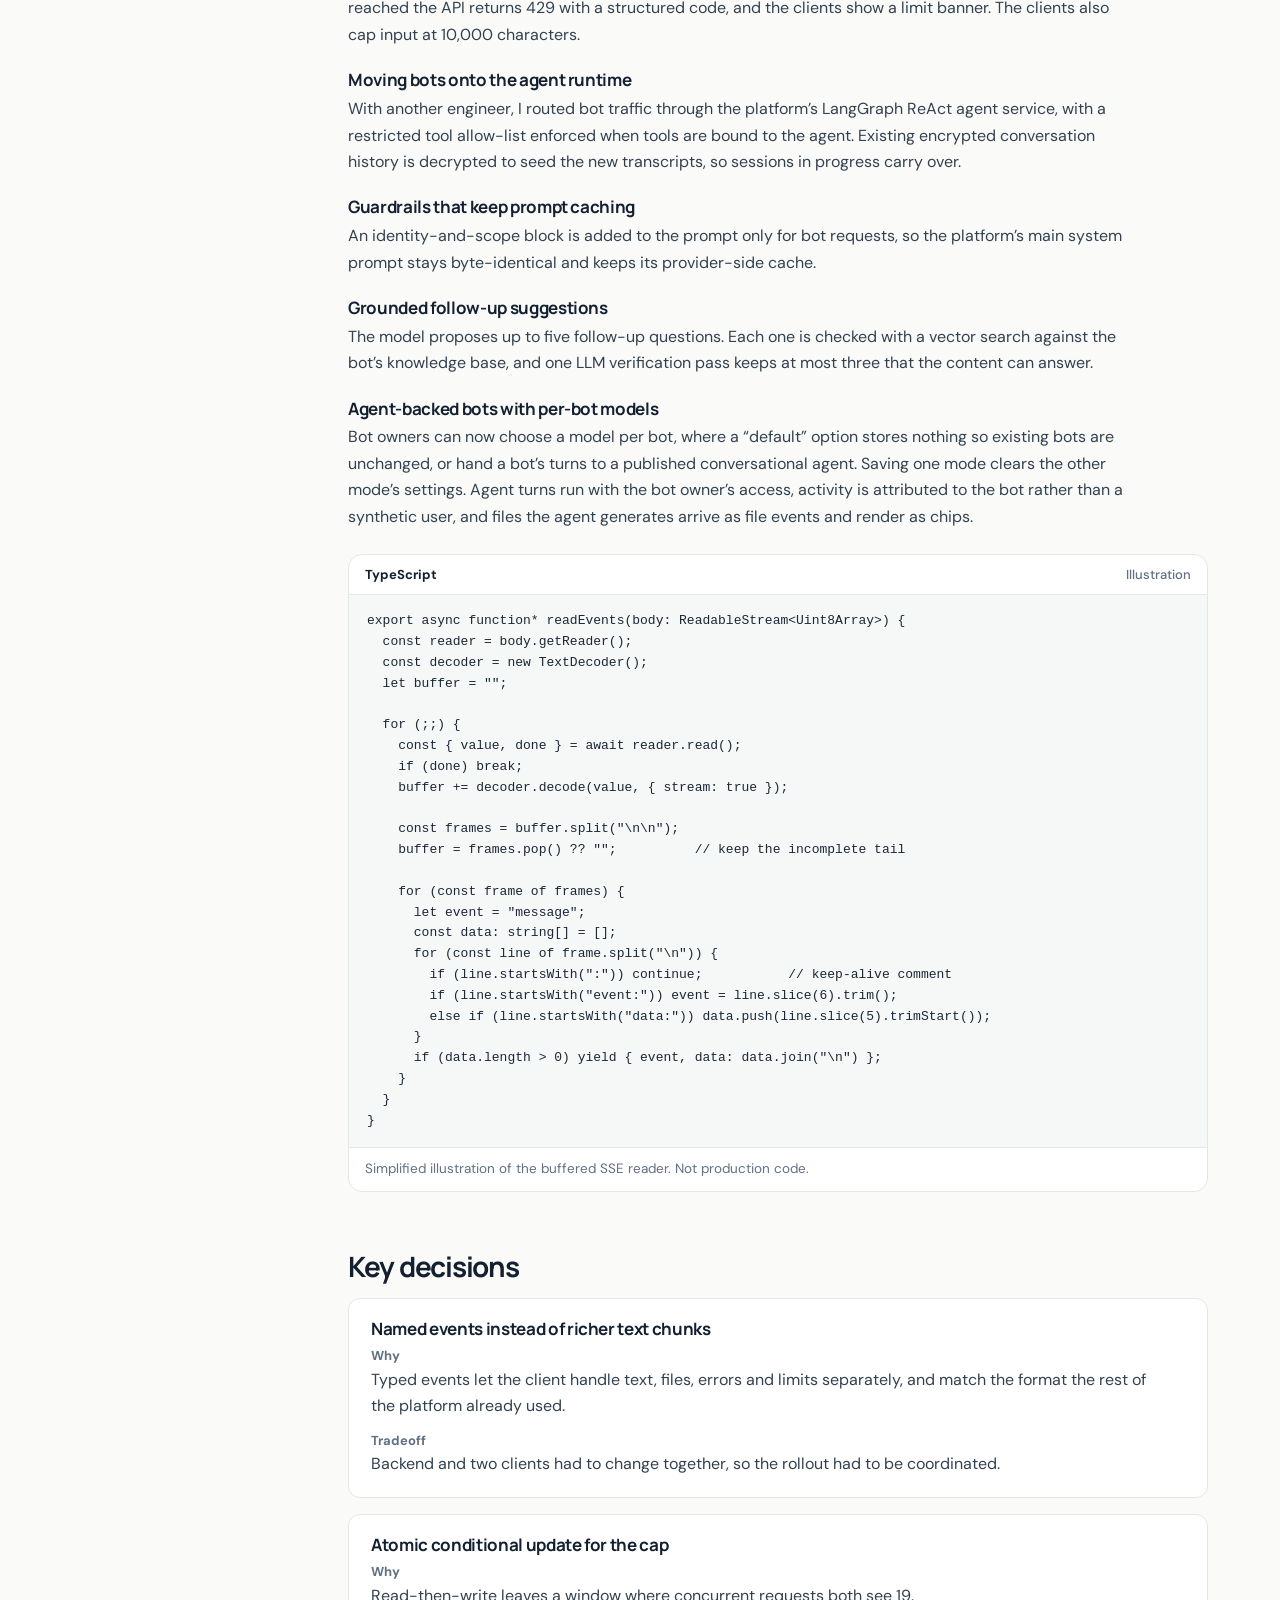
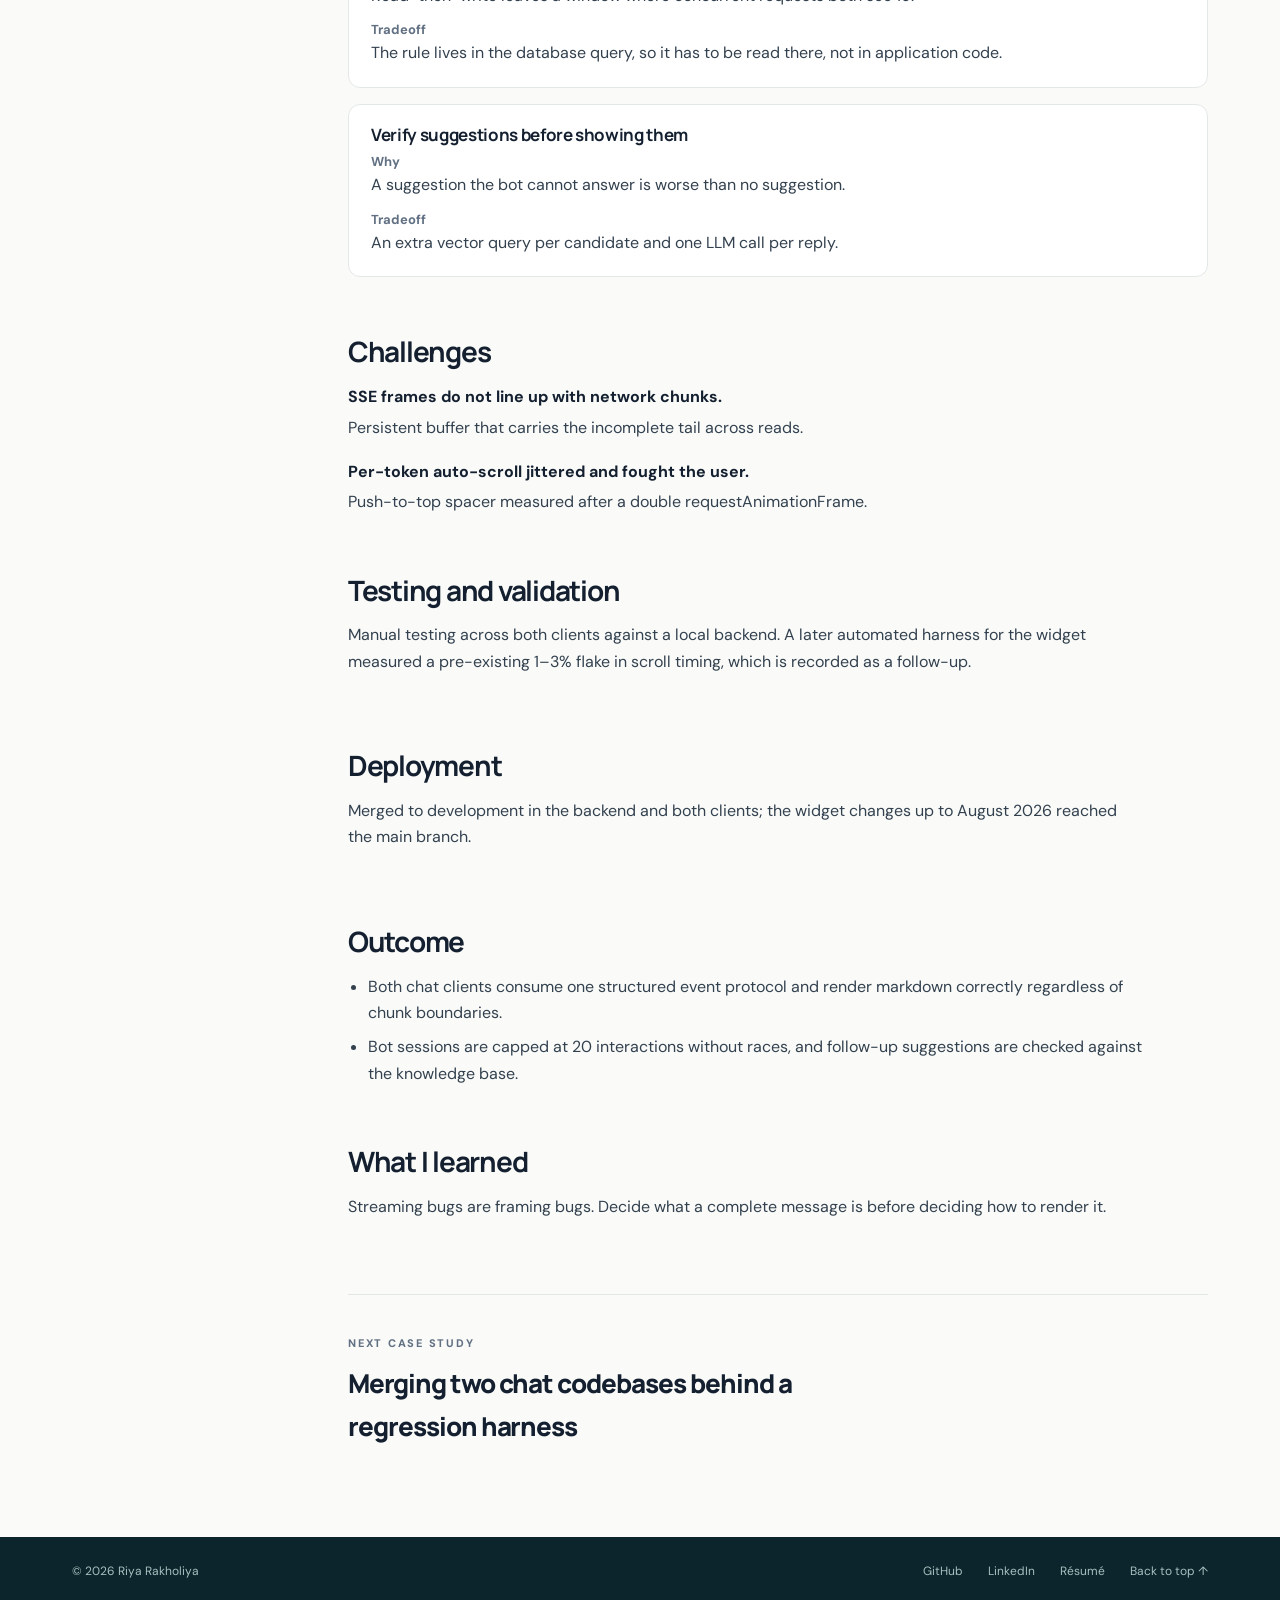
<file: work/chat-streaming.html>
<!DOCTYPE html>

<html lang="en">
<head>
<meta charset="utf-8"/>
<meta content="width=device-width, initial-scale=1" name="viewport"/>
<meta content="#0b1220" name="theme-color"/>
<title>A structured streaming protocol and guardrails for an AI chatbot | Riya Rakholiya</title>
<meta content="The embeddable chatbot rendered broken markdown because its plain-text stream split tokens across network chunks. I moved the backend and two React clients to named Server-Sent Events with a buffered parser, then helped harden the bot runtime with an atomic session cap and grounded follow-up suggestions." name="description"/>
<link href="https://riya-086.github.io/riya-portfolio/work/chat-streaming.html" rel="canonical"/>
<meta content="article" property="og:type"/>
<meta content="Riya Rakholiya" property="og:site_name"/>
<meta content="A structured streaming protocol and guardrails for an AI chatbot | Riya Rakholiya" property="og:title"/>
<meta content="The embeddable chatbot rendered broken markdown because its plain-text stream split tokens across network chunks. I moved the backend and two React clients to named Server-Sent Events with a buffered parser, then helped harden the bot runtime with an atomic session cap and grounded follow-up suggestions." property="og:description"/>
<meta content="https://riya-086.github.io/riya-portfolio/work/chat-streaming.html" property="og:url"/>
<meta content="https://riya-086.github.io/riya-portfolio/assets/og-image.jpg" property="og:image"/>
<meta content="1200" property="og:image:width"/><meta content="630" property="og:image:height"/>
<meta content="summary_large_image" name="twitter:card"/>
<link href="../assets/favicon.svg" rel="icon" type="image/svg+xml"/>
<link href="https://fonts.googleapis.com" rel="preconnect"/>
<link crossorigin="" href="https://fonts.gstatic.com" rel="preconnect"/>
<link href="https://fonts.googleapis.com/css2?family=DM+Sans:wght@400;500;600;700&amp;family=Manrope:wght@400;500;600;700;800&amp;display=swap" rel="stylesheet"/>
<link href="../styles.css" rel="stylesheet"/>
<script defer="" src="../script.js"></script>
</head><body>
<a class="skip-link" href="#main">Skip to content</a>
<div aria-hidden="true" class="reading-line" id="progress"></div>
<header class="site-header"><nav aria-label="Main navigation" class="nav wrap">
<a aria-label="Riya Rakholiya, home" class="wordmark" href="../index.html#top"><span aria-hidden="true" class="mark">R<span class="accent">.</span></span><span>Riya Rakholiya</span></a>
<button aria-controls="navlinks" aria-expanded="false" aria-label="Open menu" class="menu-button" id="menu">☰</button>
<div class="nav-links" id="navlinks"><a href="../index.html#work">Work</a><a href="../index.html#experience">Experience</a><a href="../index.html#projects">Projects</a><a href="../index.html#skills">Skills</a><a href="../index.html#about">About</a><a class="nav-contact" href="mailto:riyarakholiya8610@gmail.com">Email me <span aria-hidden="true">↗</span></a></div>
</nav></header>
<main id="main">
<div class="wrap" id="top"><a class="crumb" href="../index.html#work">← All case studies</a></div>
<header class="wrap cs-hero"><p class="kicker">CASE STUDY · REAL-TIME &amp; AI</p><h1>A structured streaming protocol and guardrails for an AI chatbot</h1><p class="cs-summary">The embeddable chatbot rendered broken markdown because its plain-text stream split tokens across network chunks. I moved the backend and two React clients to named Server-Sent Events with a buffered parser, then helped harden the bot runtime with an atomic session cap and grounded follow-up suggestions.</p>
<dl class="facts"><div><dt>MY ROLE</dt><dd>Backend protocol and both client parsers; runtime work partly shared</dd></div>
<div class="full"><dt>STACK</dt><dd><div class="tags"><span>Python</span><span>Quart</span><span>Server-Sent Events</span><span>React</span><span>LangGraph</span><span>MongoDB</span><span>Vector search</span></div></dd></div></dl></header>
<div class="wrap cs-layout"><nav aria-label="On this page" class="toc"><p>ON THIS PAGE</p><ol><li><a href="#context">Context and problem</a></li><li><a href="#requirements">Requirements</a></li><li><a href="#constraints">Constraints</a></li><li><a href="#my-role">My responsibilities</a></li><li><a href="#architecture">Architecture</a></li><li><a href="#implementation">Implementation</a></li><li><a href="#decisions">Key decisions</a></li><li><a href="#challenges">Challenges</a></li><li><a href="#testing">Testing and validation</a></li><li><a href="#deployment">Deployment</a></li><li><a href="#outcome">Outcome</a></li><li><a href="#learned">What I learned</a></li></ol></nav>
<div class="cs-body"><section aria-labelledby="context-h" class="cs-section" id="context"><h2 id="context-h">Context and problem</h2><p>Customers embed the platform’s chatbot on their own sites, and the same chat also runs inside the bot builder. The bot backend streamed plain text chunks. Markdown tokens were split wherever the network happened to break the stream, so the clients rendered broken formatting, and after a change to the platform’s chat API they sometimes showed raw JSON.</p><p>Separately, bots ran on an older agent path, would answer off-topic questions, had no limit on session length, and their follow-up suggestions could fail silently.</p></section><section aria-labelledby="requirements-h" class="cs-section" id="requirements"><h2 id="requirements-h">Requirements</h2><ul><li>A stream that carries typed events, not just text.</li><li>Clients that render correctly no matter where the network splits the stream.</li><li>Smooth scrolling while a reply is streaming.</li><li>A hard cap on interactions per session that cannot be raced.</li><li>Follow-up suggestions only when the bot’s knowledge base can actually answer them.</li></ul></section><section aria-labelledby="constraints-h" class="cs-section" id="constraints"><h2 id="constraints-h">Constraints</h2><ul><li>The platform’s main chat already used a structured event format, so the bot stream had to align with it.</li><li>The main system prompt is cached by the LLM provider; changing it for bots would lose that caching for everyone.</li></ul></section><section aria-labelledby="my-role-h" class="cs-section" id="my-role"><h2 id="my-role-h">My responsibilities</h2><ul><li>Wrote the backend translation from the old chunk stream to named events.</li><li>Wrote the buffered parser and event handling in both React clients, plus the scroll behaviour and limit UI.</li><li>Built the guardrail prompt block, the atomic session cap and the grounded suggestion pipeline.</li><li>Added per-bot model selection and agent-backed bots across the bot builder, chat service and asset service.</li></ul><p class="callout"><strong>Built with others: </strong>The platform’s chat API and the current structure of the streaming client were built by a teammate. Moving bots onto the LangGraph agent runtime was shared work with another engineer.</p></section><section aria-labelledby="architecture-h" class="cs-section" id="architecture"><h2 id="architecture-h">Architecture</h2><ul><li>A visitor’s message is POSTed to the bot chat endpoint, which runs the agent and streams the reply.</li><li>The backend emits session.start, text.delta, suggested, file, error and message.end events, plus keep-alive comments.</li><li>Each client parses frames from a persistent buffer and updates state per event type.</li></ul><p class="diagram-hint">Scroll sideways to see the whole diagram.</p><figure><div aria-label="Architecture diagram, scrollable" class="diagram" tabindex="0"><svg aria-labelledby="chat-streaming-with-named-events-title chat-streaming-with-named-events-desc" class="h-auto w-full font-sans" role="img" style="min-width:640px" viewbox="0 0 760 330"><title id="chat-streaming-with-named-events-title">Chat streaming with named events</title><desc id="chat-streaming-with-named-events-desc">A customer page loads the chat widget, which posts a message to the bot backend. The backend runs the agent, checks the session cap, and streams named Server-Sent Events. Network chunks can split a frame anywhere, so the client keeps a buffer and only parses complete frames.</desc><defs><marker id="arrow-stream" markerheight="7" markerwidth="7" orient="auto-start-reverse" refx="9" refy="5" viewbox="0 0 10 10"><path class="fill-muted" d="M0 0 L10 5 L0 10 z"></path></marker></defs><g><rect class="fill-surface stroke-line" height="64" rx="10" stroke-width="1.25" width="180" x="20" y="30"></rect><text class="fill-ink" font-size="13.5" font-weight="600" text-anchor="middle" x="110" y="51">Customer page</text><text class="fill-muted" font-size="11.5" text-anchor="middle" x="110" y="68">loader script</text><text class="fill-muted" font-size="11.5" text-anchor="middle" x="110" y="83">widget in Shadow DOM</text></g><g><rect class="fill-accent-soft stroke-accent" height="64" rx="10" stroke-width="1.25" width="190" x="290" y="30"></rect><text class="fill-ink" font-size="13.5" font-weight="600" text-anchor="middle" x="385" y="51">Bot backend</text><text class="fill-muted" font-size="11.5" text-anchor="middle" x="385" y="68">atomic session cap</text><text class="fill-muted" font-size="11.5" text-anchor="middle" x="385" y="83">agent with allowed tools</text></g><g><rect class="fill-accent-soft stroke-accent" height="64" rx="10" stroke-width="1.25" width="170" x="570" y="30"></rect><text class="fill-ink" font-size="13.5" font-weight="600" text-anchor="middle" x="655" y="51">Client parser</text><text class="fill-muted" font-size="11.5" text-anchor="middle" x="655" y="68">buffer, split on blank line</text><text class="fill-muted" font-size="11.5" text-anchor="middle" x="655" y="83">keep the incomplete tail</text></g><g><path class="stroke-muted" d="M200 52 L288 52" fill="none" marker-end="url(#arrow-stream)" stroke-width="1.25"></path><text class="fill-muted" font-size="11" text-anchor="middle" x="244" y="44">POST message</text></g><g><path class="stroke-muted" d="M480 72 L568 72" fill="none" marker-end="url(#arrow-stream)" stroke-width="1.25"></path><text class="fill-muted" font-size="11" text-anchor="middle" x="524" y="64">SSE</text></g><text class="fill-muted" font-size="11.5" text-anchor="start" x="20" y="136">What arrives over the network: chunk boundaries fall anywhere</text><g class="font-mono" font-size="12"><rect class="fill-code stroke-line" height="40" rx="8" width="720" x="20" y="148"></rect><text class="fill-ink" x="34" y="173">event: text.delta⏎data: <!-- -->{<!-- -->"t":"**bo</text><line class="stroke-state-bad" stroke-dasharray="3 3" stroke-width="1.5" x1="300" x2="300" y1="150" y2="186"></line><text class="fill-ink" x="312" y="173">ld**"<!-- -->}<!-- -->⏎⏎event: suggested⏎da</text><line class="stroke-state-bad" stroke-dasharray="3 3" stroke-width="1.5" x1="556" x2="556" y1="150" y2="186"></line><text class="fill-ink" x="568" y="173">ta: [...]⏎⏎</text></g><text class="fill-muted" font-size="11.5" text-anchor="start" x="20" y="222">What the parser hands to the UI: complete frames only</text><g><rect class="fill-surface stroke-line" height="52" rx="10" stroke-width="1.25" width="170" x="20" y="234"></rect><text class="fill-ink font-mono" font-size="13.5" font-weight="600" text-anchor="middle" x="105" y="256.5">session.start</text><text class="fill-muted" font-size="11.5" text-anchor="middle" x="105" y="273.5">id, interaction count</text></g><g><rect class="fill-surface stroke-line" height="52" rx="10" stroke-width="1.25" width="170" x="202" y="234"></rect><text class="fill-ink font-mono" font-size="13.5" font-weight="600" text-anchor="middle" x="287" y="256.5">text.delta</text><text class="fill-muted" font-size="11.5" text-anchor="middle" x="287" y="273.5">append token</text></g><g><rect class="fill-surface stroke-line" height="52" rx="10" stroke-width="1.25" width="170" x="384" y="234"></rect><text class="fill-ink font-mono" font-size="13.5" font-weight="600" text-anchor="middle" x="469" y="256.5">suggested</text><text class="fill-muted" font-size="11.5" text-anchor="middle" x="469" y="273.5">grounded follow-ups</text></g><g><rect class="fill-surface stroke-line" height="52" rx="10" stroke-width="1.25" width="174" x="566" y="234"></rect><text class="fill-ink font-mono" font-size="13.5" font-weight="600" text-anchor="middle" x="653" y="256.5">file / error</text><text class="fill-muted" font-size="11.5" text-anchor="middle" x="653" y="273.5">chips or alert</text></g></svg></div><figcaption>Named events flow from the bot backend to a parser that tolerates any chunk boundary.</figcaption></figure></section><section aria-labelledby="implementation-h" class="cs-section" id="implementation"><h2 id="implementation-h">Implementation</h2><h3>Named events on the backend</h3><p>I added a translation step that turns the legacy chunk stream into named Server-Sent Events. Text arrives as JSON in text.delta events, the session’s id and interaction counters arrive in session.start, and files, errors and suggestions each have their own event.</p><h3>A parser that keeps the tail</h3><p>Both clients read the response body as a stream, append decoded bytes to a buffer, split on the blank line that ends an SSE frame, and keep the incomplete last piece for the next read. A frame is only parsed once it is complete, so a split in the middle of a markdown token no longer matters.</p><h3>Scrolling without fighting the reader</h3><p>Scrolling on every token pulled the view away from anyone trying to read. I replaced it with a spacer that pushes the new message to the top and shrinks as the reply grows, measured after layout settles using two animation frames.</p><h3>A session cap that cannot be raced</h3><p>Each interaction increments the session counter with a single conditional update that only matches while the count is below 20. Two requests arriving together cannot both slip past the limit. When the cap is reached the API returns 429 with a structured code, and the clients show a limit banner. The clients also cap input at 10,000 characters.</p><h3>Moving bots onto the agent runtime</h3><p>With another engineer, I routed bot traffic through the platform’s LangGraph ReAct agent service, with a restricted tool allow-list enforced when tools are bound to the agent. Existing encrypted conversation history is decrypted to seed the new transcripts, so sessions in progress carry over.</p><h3>Guardrails that keep prompt caching</h3><p>An identity-and-scope block is added to the prompt only for bot requests, so the platform’s main system prompt stays byte-identical and keeps its provider-side cache.</p><h3>Grounded follow-up suggestions</h3><p>The model proposes up to five follow-up questions. Each one is checked with a vector search against the bot’s knowledge base, and one LLM verification pass keeps at most three that the content can answer.</p><h3>Agent-backed bots with per-bot models</h3><p>Bot owners can now choose a model per bot, where a “default” option stores nothing so existing bots are unchanged, or hand a bot’s turns to a published conversational agent. Saving one mode clears the other mode’s settings. Agent turns run with the bot owner’s access, activity is attributed to the bot rather than a synthetic user, and files the agent generates arrive as file events and render as chips.</p><figure class="code"><div class="code-head"><span>TypeScript</span><span>Illustration</span></div><pre tabindex="0"><code>export async function* readEvents(body: ReadableStream&lt;Uint8Array&gt;) {
  const reader = body.getReader();
  const decoder = new TextDecoder();
  let buffer = "";

  for (;;) {
    const { value, done } = await reader.read();
    if (done) break;
    buffer += decoder.decode(value, { stream: true });

    const frames = buffer.split("\n\n");
    buffer = frames.pop() ?? "";          // keep the incomplete tail

    for (const frame of frames) {
      let event = "message";
      const data: string[] = [];
      for (const line of frame.split("\n")) {
        if (line.startsWith(":")) continue;           // keep-alive comment
        if (line.startsWith("event:")) event = line.slice(6).trim();
        else if (line.startsWith("data:")) data.push(line.slice(5).trimStart());
      }
      if (data.length &gt; 0) yield { event, data: data.join("\n") };
    }
  }
}</code></pre><figcaption>Simplified illustration of the buffered SSE reader. Not production code.</figcaption></figure></section><section aria-labelledby="decisions-h" class="cs-section" id="decisions"><h2 id="decisions-h">Key decisions</h2><div class="decisions"><div class="decision"><h3>Named events instead of richer text chunks</h3><dl><div><dt>Why</dt><dd>Typed events let the client handle text, files, errors and limits separately, and match the format the rest of the platform already used.</dd></div><div><dt>Tradeoff</dt><dd>Backend and two clients had to change together, so the rollout had to be coordinated.</dd></div></dl></div><div class="decision"><h3>Atomic conditional update for the cap</h3><dl><div><dt>Why</dt><dd>Read-then-write leaves a window where concurrent requests both see 19.</dd></div><div><dt>Tradeoff</dt><dd>The rule lives in the database query, so it has to be read there, not in application code.</dd></div></dl></div><div class="decision"><h3>Verify suggestions before showing them</h3><dl><div><dt>Why</dt><dd>A suggestion the bot cannot answer is worse than no suggestion.</dd></div><div><dt>Tradeoff</dt><dd>An extra vector query per candidate and one LLM call per reply.</dd></div></dl></div></div></section><section aria-labelledby="challenges-h" class="cs-section" id="challenges"><h2 id="challenges-h">Challenges</h2><dl class="challenges"><div><dt>SSE frames do not line up with network chunks.</dt><dd>Persistent buffer that carries the incomplete tail across reads.</dd></div><div><dt>Per-token auto-scroll jittered and fought the user.</dt><dd>Push-to-top spacer measured after a double requestAnimationFrame.</dd></div></dl></section><section aria-labelledby="testing-h" class="cs-section" id="testing"><h2 id="testing-h">Testing and validation</h2><p>Manual testing across both clients against a local backend. A later automated harness for the widget measured a pre-existing 1–3% flake in scroll timing, which is recorded as a follow-up.</p></section><section aria-labelledby="deployment-h" class="cs-section" id="deployment"><h2 id="deployment-h">Deployment</h2><p>Merged to development in the backend and both clients; the widget changes up to August 2026 reached the main branch.</p></section><section aria-labelledby="outcome-h" class="cs-section" id="outcome"><h2 id="outcome-h">Outcome</h2><ul><li>Both chat clients consume one structured event protocol and render markdown correctly regardless of chunk boundaries.</li><li>Bot sessions are capped at 20 interactions without races, and follow-up suggestions are checked against the knowledge base.</li></ul></section><section aria-labelledby="learned-h" class="cs-section" id="learned"><h2 id="learned-h">What I learned</h2><p>Streaming bugs are framing bugs. Decide what a complete message is before deciding how to render it.</p></section>
<nav aria-label="Next case study" class="next-case"><span>NEXT CASE STUDY</span><a href="widget-consolidation.html">Merging two chat codebases behind a regression harness</a></nav></div></div>
</main>
<footer><div class="wrap foot"><span>© <span id="year">2026</span> Riya Rakholiya</span><div>
<a href="https://github.com/Riya-086" rel="noopener noreferrer" target="_blank">GitHub</a>
<a href="https://www.linkedin.com/in/riya-rakholiya" rel="noopener noreferrer" target="_blank">LinkedIn</a>
<a download="" href="../assets/Riya_Rakholiya_Resume.pdf">Résumé</a>
<a href="#top">Back to top ↑</a></div></div></footer>
</body>
</html>
</file>
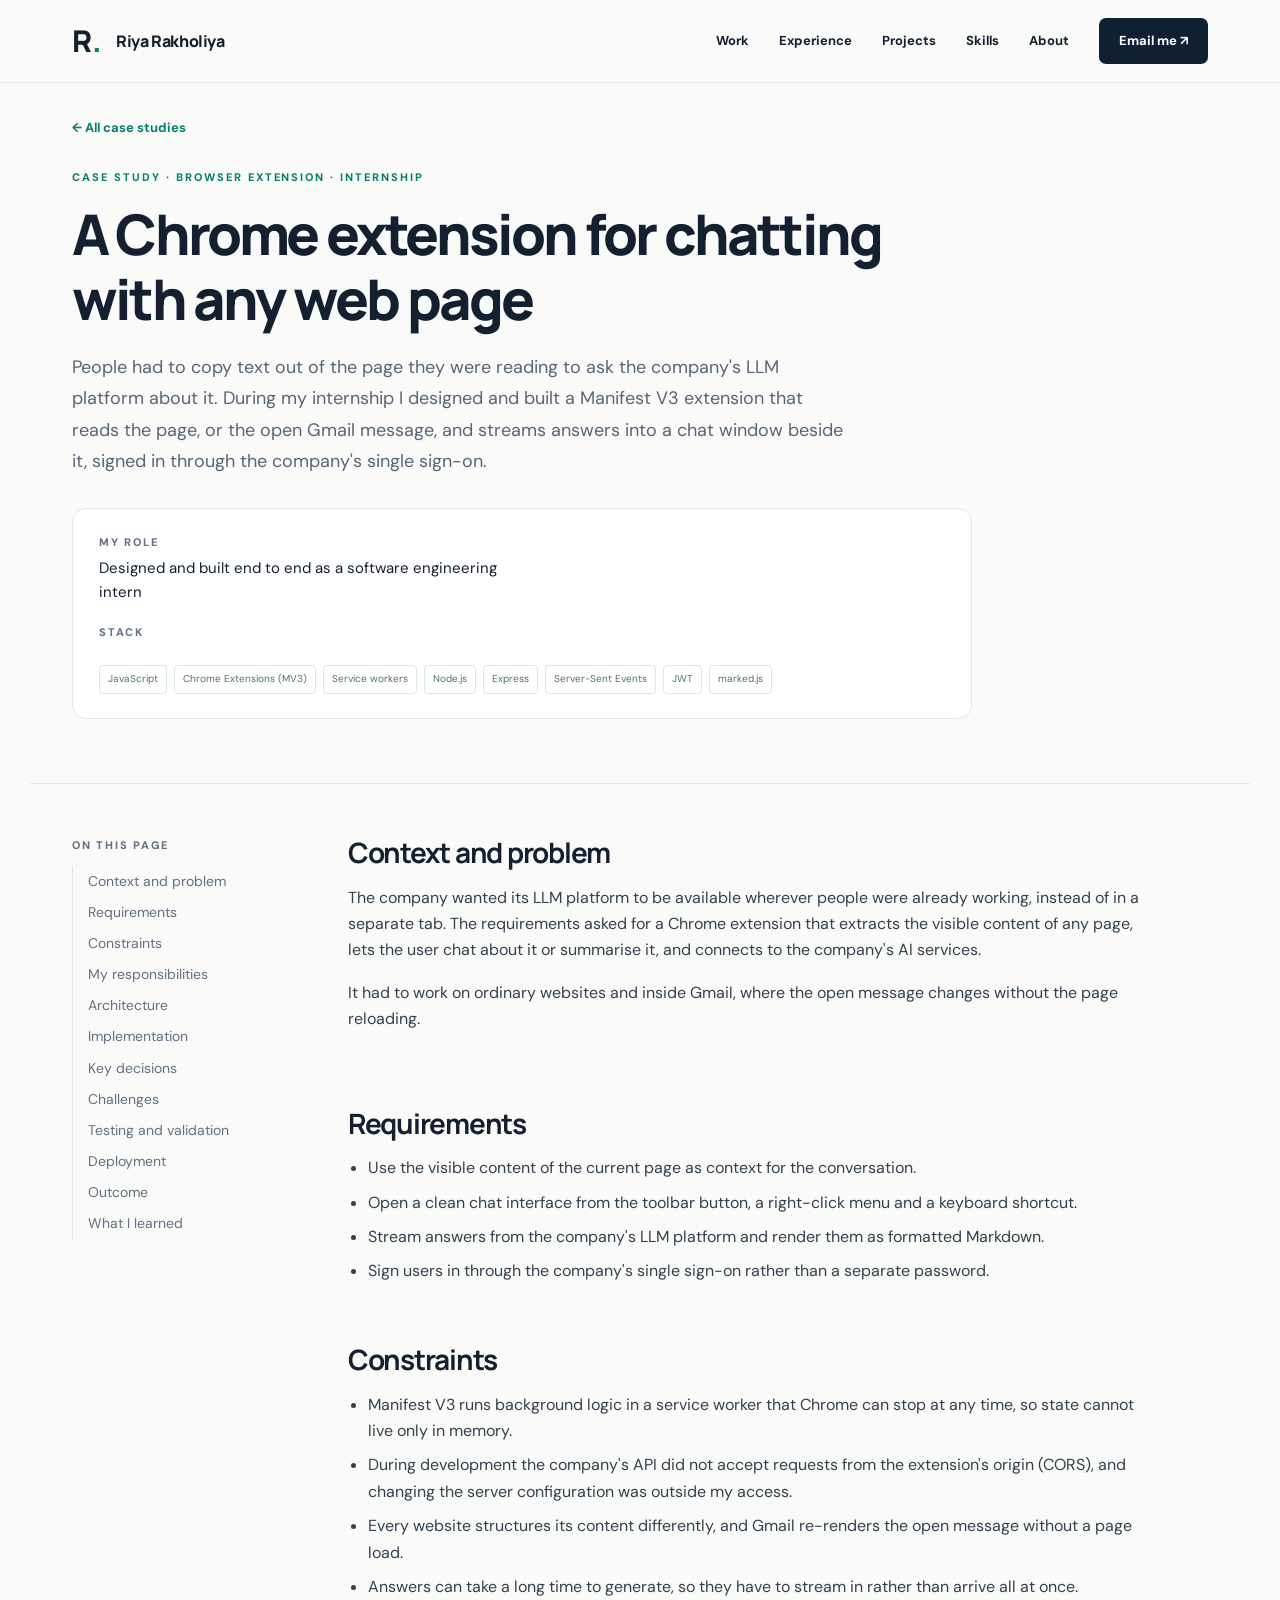
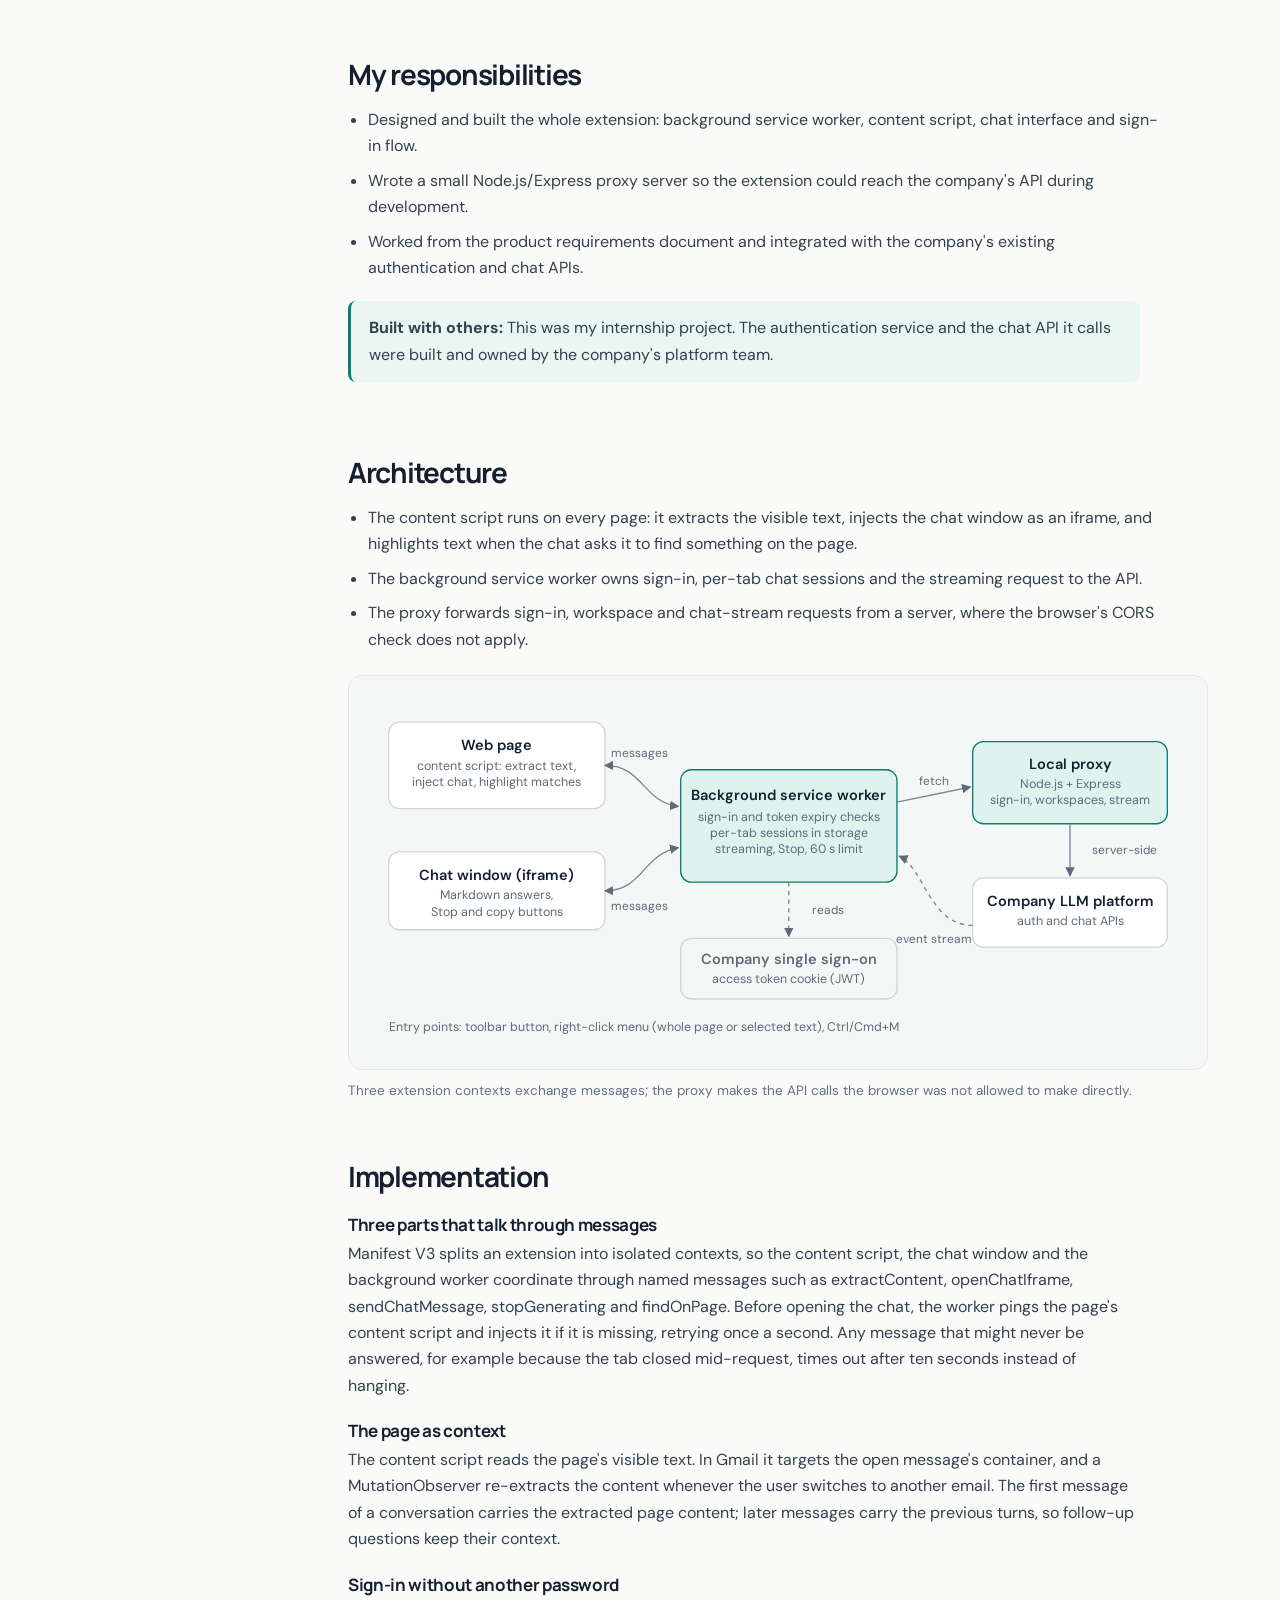
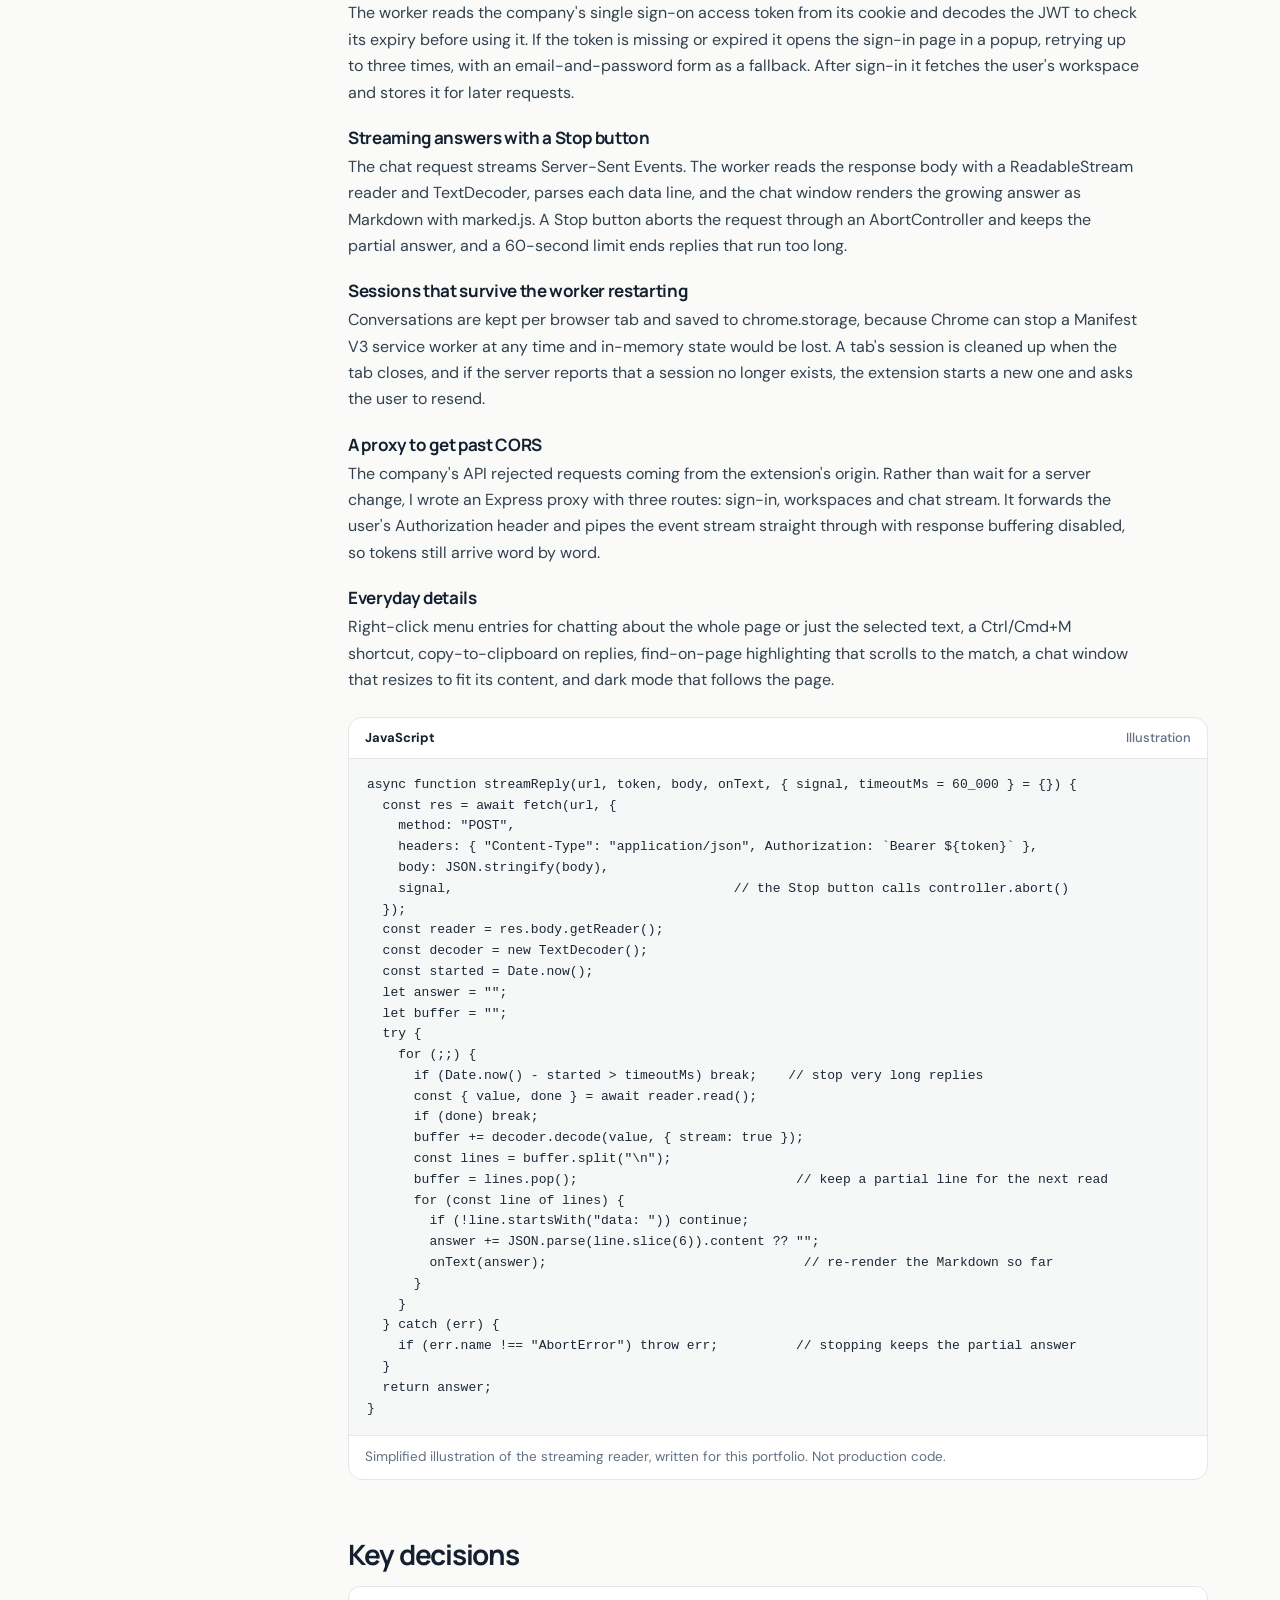
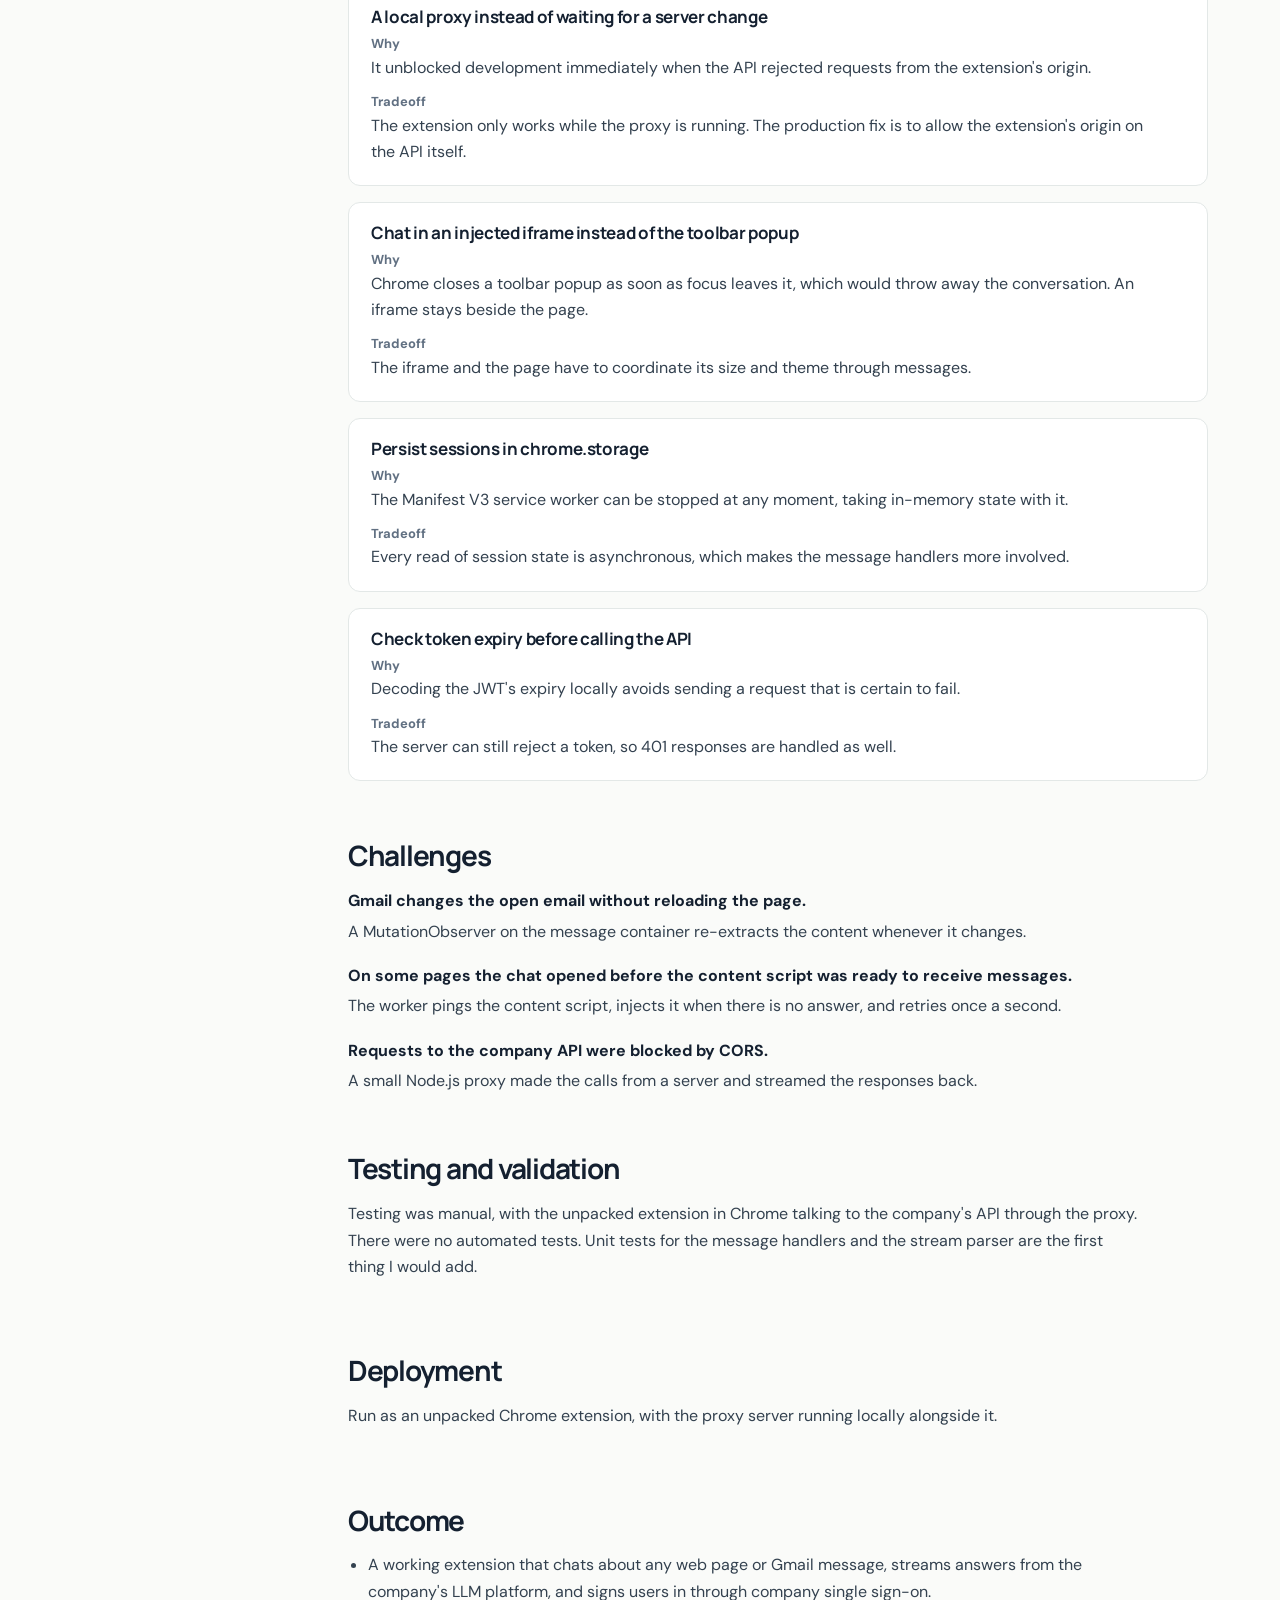
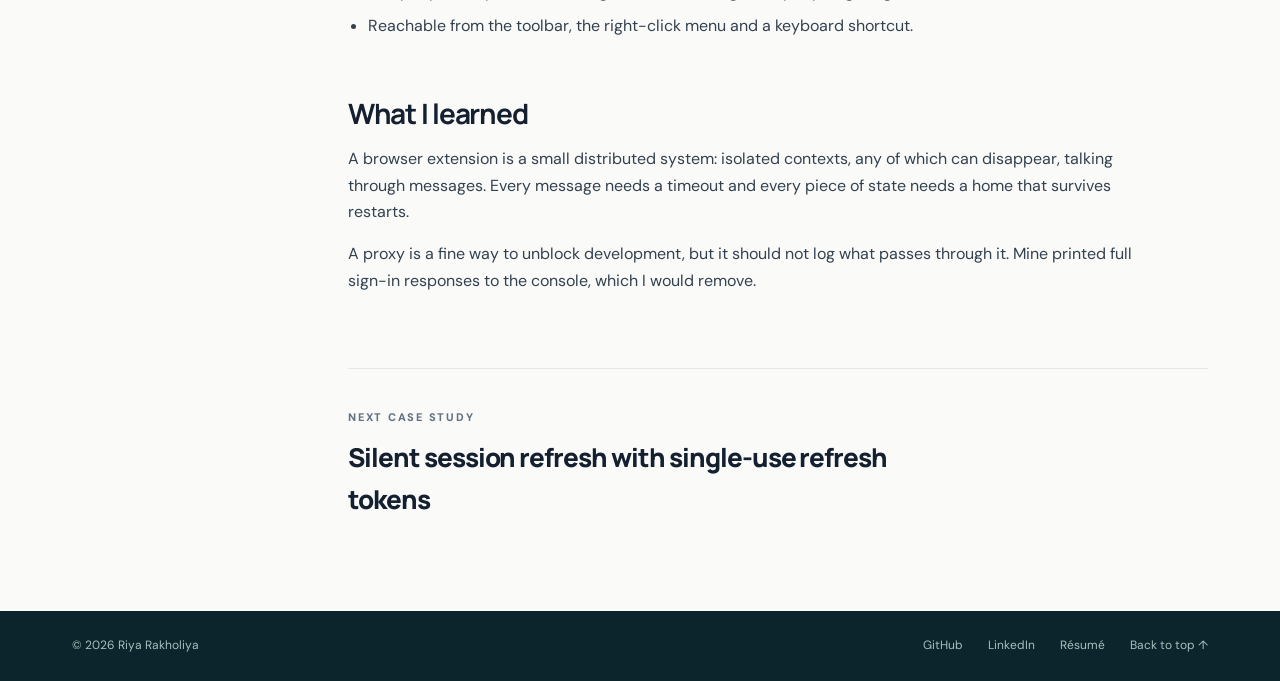
<file: work/chrome-extension.html>
<!DOCTYPE html>

<html lang="en">
<head>
<meta charset="utf-8"/>
<meta content="width=device-width, initial-scale=1" name="viewport"/>
<meta content="#0b1220" name="theme-color"/>
<title>A Chrome extension for chatting with any web page | Riya Rakholiya</title>
<meta content="People had to copy text out of the page they were reading to ask the company's LLM platform about it. During my internship I designed and built a Manifest V3 extension that reads the page, or the open Gmail message, and streams answers into a chat window beside it, signed in through the company's single sign-on." name="description"/>
<link href="https://riya-086.github.io/riya-portfolio/work/chrome-extension.html" rel="canonical"/>
<meta content="article" property="og:type"/>
<meta content="Riya Rakholiya" property="og:site_name"/>
<meta content="A Chrome extension for chatting with any web page | Riya Rakholiya" property="og:title"/>
<meta content="People had to copy text out of the page they were reading to ask the company's LLM platform about it. During my internship I designed and built a Manifest V3 extension that reads the page, or the open Gmail message, and streams answers into a chat window beside it, signed in through the company's single sign-on." property="og:description"/>
<meta content="https://riya-086.github.io/riya-portfolio/work/chrome-extension.html" property="og:url"/>
<meta content="https://riya-086.github.io/riya-portfolio/assets/og-image.jpg" property="og:image"/>
<meta content="1200" property="og:image:width"/><meta content="630" property="og:image:height"/>
<meta content="summary_large_image" name="twitter:card"/>
<link href="../assets/favicon.svg" rel="icon" type="image/svg+xml"/>
<link href="https://fonts.googleapis.com" rel="preconnect"/>
<link crossorigin="" href="https://fonts.gstatic.com" rel="preconnect"/>
<link href="https://fonts.googleapis.com/css2?family=DM+Sans:wght@400;500;600;700&amp;family=Manrope:wght@400;500;600;700;800&amp;display=swap" rel="stylesheet"/>
<link href="../styles.css" rel="stylesheet"/>
<script defer="" src="../script.js"></script>
</head><body>
<a class="skip-link" href="#main">Skip to content</a>
<div aria-hidden="true" class="reading-line" id="progress"></div>
<header class="site-header"><nav aria-label="Main navigation" class="nav wrap">
<a aria-label="Riya Rakholiya, home" class="wordmark" href="../index.html#top"><span aria-hidden="true" class="mark">R<span class="accent">.</span></span><span>Riya Rakholiya</span></a>
<button aria-controls="navlinks" aria-expanded="false" aria-label="Open menu" class="menu-button" id="menu">☰</button>
<div class="nav-links" id="navlinks"><a href="../index.html#work">Work</a><a href="../index.html#experience">Experience</a><a href="../index.html#projects">Projects</a><a href="../index.html#skills">Skills</a><a href="../index.html#about">About</a><a class="nav-contact" href="mailto:riyarakholiya8610@gmail.com">Email me <span aria-hidden="true">↗</span></a></div>
</nav></header>
<main id="main">
<div class="wrap" id="top"><a class="crumb" href="../index.html#work">← All case studies</a></div>
<header class="wrap cs-hero"><p class="kicker">CASE STUDY · BROWSER EXTENSION · INTERNSHIP</p><h1>A Chrome extension for chatting with any web page</h1><p class="cs-summary">People had to copy text out of the page they were reading to ask the company's LLM platform about it. During my internship I designed and built a Manifest V3 extension that reads the page, or the open Gmail message, and streams answers into a chat window beside it, signed in through the company's single sign-on.</p>
<dl class="facts"><div><dt>MY ROLE</dt><dd>Designed and built end to end as a software engineering intern</dd></div>
<div class="full"><dt>STACK</dt><dd><div class="tags"><span>JavaScript</span><span>Chrome Extensions (MV3)</span><span>Service workers</span><span>Node.js</span><span>Express</span><span>Server-Sent Events</span><span>JWT</span><span>marked.js</span></div></dd></div></dl></header>
<div class="wrap cs-layout"><nav aria-label="On this page" class="toc"><p>ON THIS PAGE</p><ol><li><a href="#context">Context and problem</a></li><li><a href="#requirements">Requirements</a></li><li><a href="#constraints">Constraints</a></li><li><a href="#my-role">My responsibilities</a></li><li><a href="#architecture">Architecture</a></li><li><a href="#implementation">Implementation</a></li><li><a href="#decisions">Key decisions</a></li><li><a href="#challenges">Challenges</a></li><li><a href="#testing">Testing and validation</a></li><li><a href="#deployment">Deployment</a></li><li><a href="#outcome">Outcome</a></li><li><a href="#learned">What I learned</a></li></ol></nav>
<div class="cs-body"><section aria-labelledby="context-h" class="cs-section" id="context"><h2 id="context-h">Context and problem</h2><p>The company wanted its LLM platform to be available wherever people were already working, instead of in a separate tab. The requirements asked for a Chrome extension that extracts the visible content of any page, lets the user chat about it or summarise it, and connects to the company's AI services.</p><p>It had to work on ordinary websites and inside Gmail, where the open message changes without the page reloading.</p></section><section aria-labelledby="requirements-h" class="cs-section" id="requirements"><h2 id="requirements-h">Requirements</h2><ul><li>Use the visible content of the current page as context for the conversation.</li><li>Open a clean chat interface from the toolbar button, a right-click menu and a keyboard shortcut.</li><li>Stream answers from the company's LLM platform and render them as formatted Markdown.</li><li>Sign users in through the company's single sign-on rather than a separate password.</li></ul></section><section aria-labelledby="constraints-h" class="cs-section" id="constraints"><h2 id="constraints-h">Constraints</h2><ul><li>Manifest V3 runs background logic in a service worker that Chrome can stop at any time, so state cannot live only in memory.</li><li>During development the company's API did not accept requests from the extension's origin (CORS), and changing the server configuration was outside my access.</li><li>Every website structures its content differently, and Gmail re-renders the open message without a page load.</li><li>Answers can take a long time to generate, so they have to stream in rather than arrive all at once.</li></ul></section><section aria-labelledby="my-role-h" class="cs-section" id="my-role"><h2 id="my-role-h">My responsibilities</h2><ul><li>Designed and built the whole extension: background service worker, content script, chat interface and sign-in flow.</li><li>Wrote a small Node.js/Express proxy server so the extension could reach the company's API during development.</li><li>Worked from the product requirements document and integrated with the company's existing authentication and chat APIs.</li></ul><p class="callout"><strong>Built with others: </strong>This was my internship project. The authentication service and the chat API it calls were built and owned by the company's platform team.</p></section><section aria-labelledby="architecture-h" class="cs-section" id="architecture"><h2 id="architecture-h">Architecture</h2><ul><li>The content script runs on every page: it extracts the visible text, injects the chat window as an iframe, and highlights text when the chat asks it to find something on the page.</li><li>The background service worker owns sign-in, per-tab chat sessions and the streaming request to the API.</li><li>The proxy forwards sign-in, workspace and chat-stream requests from a server, where the browser's CORS check does not apply.</li></ul><p class="diagram-hint">Scroll sideways to see the whole diagram.</p><figure><div aria-label="Architecture diagram, scrollable" class="diagram" tabindex="0"><svg aria-labelledby="chrome-title chrome-desc" class="w-full h-auto" role="img" viewbox="0 0 760 330"><title id="chrome-title">Chrome extension architecture</title><desc id="chrome-desc">The content script on the web page and the chat window iframe exchange messages with the background service worker. The worker reads the single sign-on cookie and sends requests through a local Node.js proxy, which calls the company's LLM platform and streams the answer back.</desc>
<defs><marker id="arrow-chrome" markerheight="7" markerwidth="7" orient="auto-start-reverse" refx="9" refy="5" viewbox="0 0 10 10"><path class="fill-muted" d="M0 0 L10 5 L0 10 z"></path></marker></defs>
<g><rect class="fill-surface stroke-line" height="80" rx="10" stroke-width="1.25" width="200" x="20" y="26"></rect><text class="fill-ink" font-size="13.5" font-weight="600" text-anchor="middle" x="120" y="52">Web page</text><text class="fill-muted" font-size="11.5" text-anchor="middle" x="120" y="70">content script: extract text,</text><text class="fill-muted" font-size="11.5" text-anchor="middle" x="120" y="85">inject chat, highlight matches</text></g>
<g><rect class="fill-surface stroke-line" height="72" rx="10" stroke-width="1.25" width="200" x="20" y="146"></rect><text class="fill-ink" font-size="13.5" font-weight="600" text-anchor="middle" x="120" y="172">Chat window (iframe)</text><text class="fill-muted" font-size="11.5" text-anchor="middle" x="120" y="190">Markdown answers,</text><text class="fill-muted" font-size="11.5" text-anchor="middle" x="120" y="205">Stop and copy buttons</text></g>
<g><rect class="fill-accent-soft stroke-accent" height="104" rx="10" stroke-width="1.25" width="200" x="290" y="70"></rect><text class="fill-ink" font-size="13.5" font-weight="600" text-anchor="middle" x="390" y="98">Background service worker</text><text class="fill-muted" font-size="11.5" text-anchor="middle" x="390" y="117">sign-in and token expiry checks</text><text class="fill-muted" font-size="11.5" text-anchor="middle" x="390" y="132">per-tab sessions in storage</text><text class="fill-muted" font-size="11.5" text-anchor="middle" x="390" y="147">streaming, Stop, 60 s limit</text></g>
<g><rect class="fill-paper stroke-line" height="56" rx="10" stroke-width="1.25" width="200" x="290" y="226"></rect><text class="fill-muted" font-size="13.5" font-weight="600" text-anchor="middle" x="390" y="250">Company single sign-on</text><text class="fill-muted" font-size="11.5" text-anchor="middle" x="390" y="267">access token cookie (JWT)</text></g>
<g><rect class="fill-accent-soft stroke-accent" height="76" rx="10" stroke-width="1.25" width="180" x="560" y="44"></rect><text class="fill-ink" font-size="13.5" font-weight="600" text-anchor="middle" x="650" y="69">Local proxy</text><text class="fill-muted" font-size="11.5" text-anchor="middle" x="650" y="87">Node.js + Express</text><text class="fill-muted" font-size="11.5" text-anchor="middle" x="650" y="102">sign-in, workspaces, stream</text></g>
<g><rect class="fill-surface stroke-line" height="64" rx="10" stroke-width="1.25" width="180" x="560" y="170"></rect><text class="fill-ink" font-size="13.5" font-weight="600" text-anchor="middle" x="650" y="196">Company LLM platform</text><text class="fill-muted" font-size="11.5" text-anchor="middle" x="650" y="214">auth and chat APIs</text></g>
<g><path class="stroke-muted" d="M220 66 C 255 66, 255 100, 288 104" fill="none" marker-end="url(#arrow-chrome)" marker-start="url(#arrow-chrome)" stroke-width="1.25"></path><text class="fill-muted" font-size="11" text-anchor="middle" x="252" y="58">messages</text></g>
<g><path class="stroke-muted" d="M220 182 C 255 182, 255 148, 288 142" fill="none" marker-end="url(#arrow-chrome)" marker-start="url(#arrow-chrome)" stroke-width="1.25"></path><text class="fill-muted" font-size="11" text-anchor="middle" x="252" y="200">messages</text></g>
<g><path class="stroke-muted" d="M390 174 L390 224" fill="none" marker-end="url(#arrow-chrome)" stroke-dasharray="4 4" stroke-width="1.25"></path><text class="fill-muted" font-size="11" text-anchor="middle" x="426" y="203">reads</text></g>
<g><path class="stroke-muted" d="M490 100 L558 86" fill="none" marker-end="url(#arrow-chrome)" stroke-width="1.25"></path><text class="fill-muted" font-size="11" text-anchor="middle" x="524" y="84">fetch</text></g>
<g><path class="stroke-muted" d="M650 120 L650 168" fill="none" marker-end="url(#arrow-chrome)" stroke-width="1.25"></path><text class="fill-muted" font-size="11" text-anchor="middle" x="700" y="148">server-side</text></g>
<g><path class="stroke-muted" d="M560 214 C 520 214, 515 160, 492 150" fill="none" marker-end="url(#arrow-chrome)" stroke-dasharray="4 4" stroke-width="1.25"></path><text class="fill-muted" font-size="11" text-anchor="middle" x="524" y="230">event stream</text></g>
<text class="fill-muted" font-size="11.5" x="20" y="312">Entry points: toolbar button, right-click menu (whole page or selected text), Ctrl/Cmd+M</text>
</svg>
</div><figcaption>Three extension contexts exchange messages; the proxy makes the API calls the browser was not allowed to make directly.</figcaption></figure></section><section aria-labelledby="implementation-h" class="cs-section" id="implementation"><h2 id="implementation-h">Implementation</h2><h3>Three parts that talk through messages</h3><p>Manifest V3 splits an extension into isolated contexts, so the content script, the chat window and the background worker coordinate through named messages such as extractContent, openChatIframe, sendChatMessage, stopGenerating and findOnPage. Before opening the chat, the worker pings the page's content script and injects it if it is missing, retrying once a second. Any message that might never be answered, for example because the tab closed mid-request, times out after ten seconds instead of hanging.</p><h3>The page as context</h3><p>The content script reads the page's visible text. In Gmail it targets the open message's container, and a MutationObserver re-extracts the content whenever the user switches to another email. The first message of a conversation carries the extracted page content; later messages carry the previous turns, so follow-up questions keep their context.</p><h3>Sign-in without another password</h3><p>The worker reads the company's single sign-on access token from its cookie and decodes the JWT to check its expiry before using it. If the token is missing or expired it opens the sign-in page in a popup, retrying up to three times, with an email-and-password form as a fallback. After sign-in it fetches the user's workspace and stores it for later requests.</p><h3>Streaming answers with a Stop button</h3><p>The chat request streams Server-Sent Events. The worker reads the response body with a ReadableStream reader and TextDecoder, parses each data line, and the chat window renders the growing answer as Markdown with marked.js. A Stop button aborts the request through an AbortController and keeps the partial answer, and a 60-second limit ends replies that run too long.</p><h3>Sessions that survive the worker restarting</h3><p>Conversations are kept per browser tab and saved to chrome.storage, because Chrome can stop a Manifest V3 service worker at any time and in-memory state would be lost. A tab's session is cleaned up when the tab closes, and if the server reports that a session no longer exists, the extension starts a new one and asks the user to resend.</p><h3>A proxy to get past CORS</h3><p>The company's API rejected requests coming from the extension's origin. Rather than wait for a server change, I wrote an Express proxy with three routes: sign-in, workspaces and chat stream. It forwards the user's Authorization header and pipes the event stream straight through with response buffering disabled, so tokens still arrive word by word.</p><h3>Everyday details</h3><p>Right-click menu entries for chatting about the whole page or just the selected text, a Ctrl/Cmd+M shortcut, copy-to-clipboard on replies, find-on-page highlighting that scrolls to the match, a chat window that resizes to fit its content, and dark mode that follows the page.</p><figure class="code"><div class="code-head"><span>JavaScript</span><span>Illustration</span></div><pre tabindex="0"><code>async function streamReply(url, token, body, onText, { signal, timeoutMs = 60_000 } = {}) {
  const res = await fetch(url, {
    method: "POST",
    headers: { "Content-Type": "application/json", Authorization: `Bearer ${token}` },
    body: JSON.stringify(body),
    signal,                                    // the Stop button calls controller.abort()
  });
  const reader = res.body.getReader();
  const decoder = new TextDecoder();
  const started = Date.now();
  let answer = "";
  let buffer = "";
  try {
    for (;;) {
      if (Date.now() - started &gt; timeoutMs) break;    // stop very long replies
      const { value, done } = await reader.read();
      if (done) break;
      buffer += decoder.decode(value, { stream: true });
      const lines = buffer.split("\n");
      buffer = lines.pop();                            // keep a partial line for the next read
      for (const line of lines) {
        if (!line.startsWith("data: ")) continue;
        answer += JSON.parse(line.slice(6)).content ?? "";
        onText(answer);                                 // re-render the Markdown so far
      }
    }
  } catch (err) {
    if (err.name !== "AbortError") throw err;          // stopping keeps the partial answer
  }
  return answer;
}</code></pre><figcaption>Simplified illustration of the streaming reader, written for this portfolio. Not production code.</figcaption></figure></section><section aria-labelledby="decisions-h" class="cs-section" id="decisions"><h2 id="decisions-h">Key decisions</h2><div class="decisions"><div class="decision"><h3>A local proxy instead of waiting for a server change</h3><dl><div><dt>Why</dt><dd>It unblocked development immediately when the API rejected requests from the extension's origin.</dd></div><div><dt>Tradeoff</dt><dd>The extension only works while the proxy is running. The production fix is to allow the extension's origin on the API itself.</dd></div></dl></div><div class="decision"><h3>Chat in an injected iframe instead of the toolbar popup</h3><dl><div><dt>Why</dt><dd>Chrome closes a toolbar popup as soon as focus leaves it, which would throw away the conversation. An iframe stays beside the page.</dd></div><div><dt>Tradeoff</dt><dd>The iframe and the page have to coordinate its size and theme through messages.</dd></div></dl></div><div class="decision"><h3>Persist sessions in chrome.storage</h3><dl><div><dt>Why</dt><dd>The Manifest V3 service worker can be stopped at any moment, taking in-memory state with it.</dd></div><div><dt>Tradeoff</dt><dd>Every read of session state is asynchronous, which makes the message handlers more involved.</dd></div></dl></div><div class="decision"><h3>Check token expiry before calling the API</h3><dl><div><dt>Why</dt><dd>Decoding the JWT's expiry locally avoids sending a request that is certain to fail.</dd></div><div><dt>Tradeoff</dt><dd>The server can still reject a token, so 401 responses are handled as well.</dd></div></dl></div></div></section><section aria-labelledby="challenges-h" class="cs-section" id="challenges"><h2 id="challenges-h">Challenges</h2><dl class="challenges"><div><dt>Gmail changes the open email without reloading the page.</dt><dd>A MutationObserver on the message container re-extracts the content whenever it changes.</dd></div><div><dt>On some pages the chat opened before the content script was ready to receive messages.</dt><dd>The worker pings the content script, injects it when there is no answer, and retries once a second.</dd></div><div><dt>Requests to the company API were blocked by CORS.</dt><dd>A small Node.js proxy made the calls from a server and streamed the responses back.</dd></div></dl></section><section aria-labelledby="testing-h" class="cs-section" id="testing"><h2 id="testing-h">Testing and validation</h2><p>Testing was manual, with the unpacked extension in Chrome talking to the company's API through the proxy. There were no automated tests. Unit tests for the message handlers and the stream parser are the first thing I would add.</p></section><section aria-labelledby="deployment-h" class="cs-section" id="deployment"><h2 id="deployment-h">Deployment</h2><p>Run as an unpacked Chrome extension, with the proxy server running locally alongside it.</p></section><section aria-labelledby="outcome-h" class="cs-section" id="outcome"><h2 id="outcome-h">Outcome</h2><ul><li>A working extension that chats about any web page or Gmail message, streams answers from the company's LLM platform, and signs users in through company single sign-on.</li><li>Reachable from the toolbar, the right-click menu and a keyboard shortcut.</li></ul></section><section aria-labelledby="learned-h" class="cs-section" id="learned"><h2 id="learned-h">What I learned</h2><p>A browser extension is a small distributed system: isolated contexts, any of which can disappear, talking through messages. Every message needs a timeout and every piece of state needs a home that survives restarts.</p><p>A proxy is a fine way to unblock development, but it should not log what passes through it. Mine printed full sign-in responses to the console, which I would remove.</p></section>
<nav aria-label="Next case study" class="next-case"><span>NEXT CASE STUDY</span><a href="session-refresh.html">Silent session refresh with single-use refresh tokens</a></nav></div></div>
</main>
<footer><div class="wrap foot"><span>© <span id="year">2026</span> Riya Rakholiya</span><div>
<a href="https://github.com/Riya-086" rel="noopener noreferrer" target="_blank">GitHub</a>
<a href="https://www.linkedin.com/in/riya-rakholiya" rel="noopener noreferrer" target="_blank">LinkedIn</a>
<a download="" href="../assets/Riya_Rakholiya_Resume.pdf">Résumé</a>
<a href="#top">Back to top ↑</a></div></div></footer>
</body>
</html>
</file>
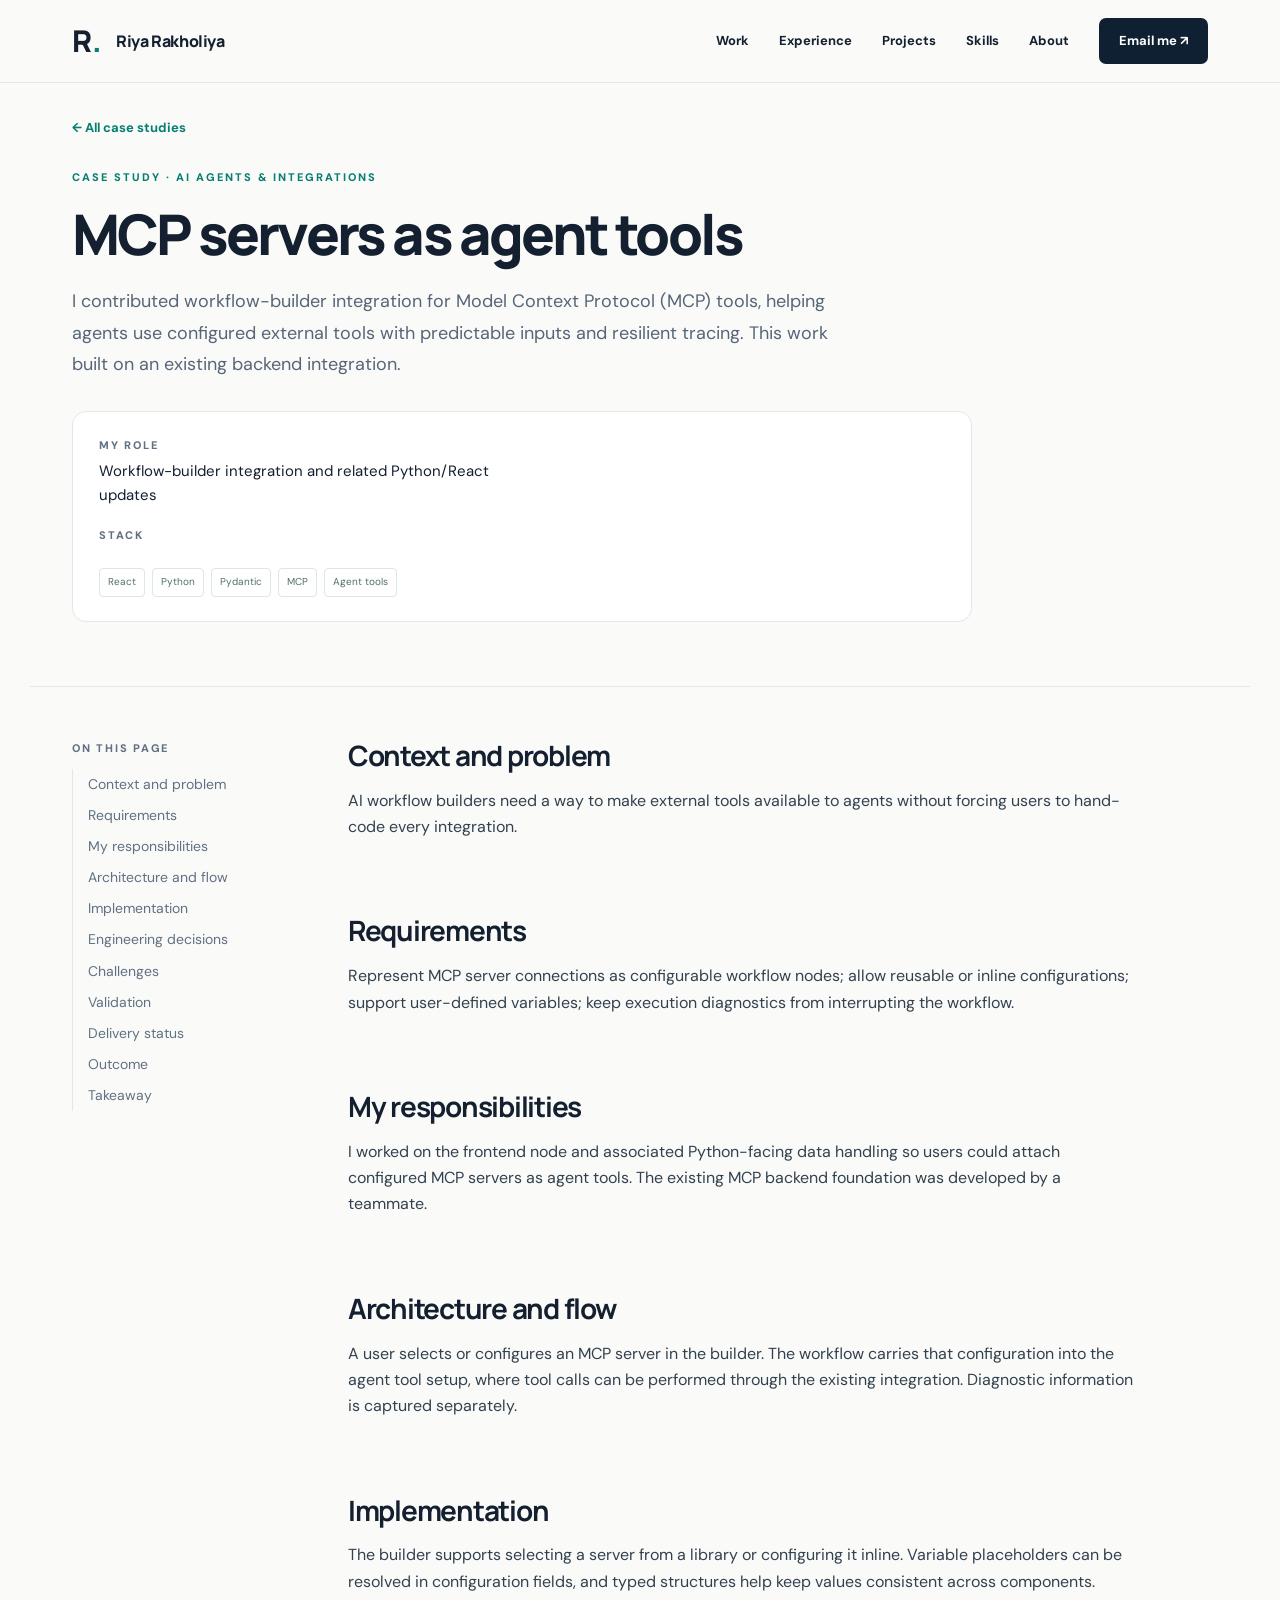
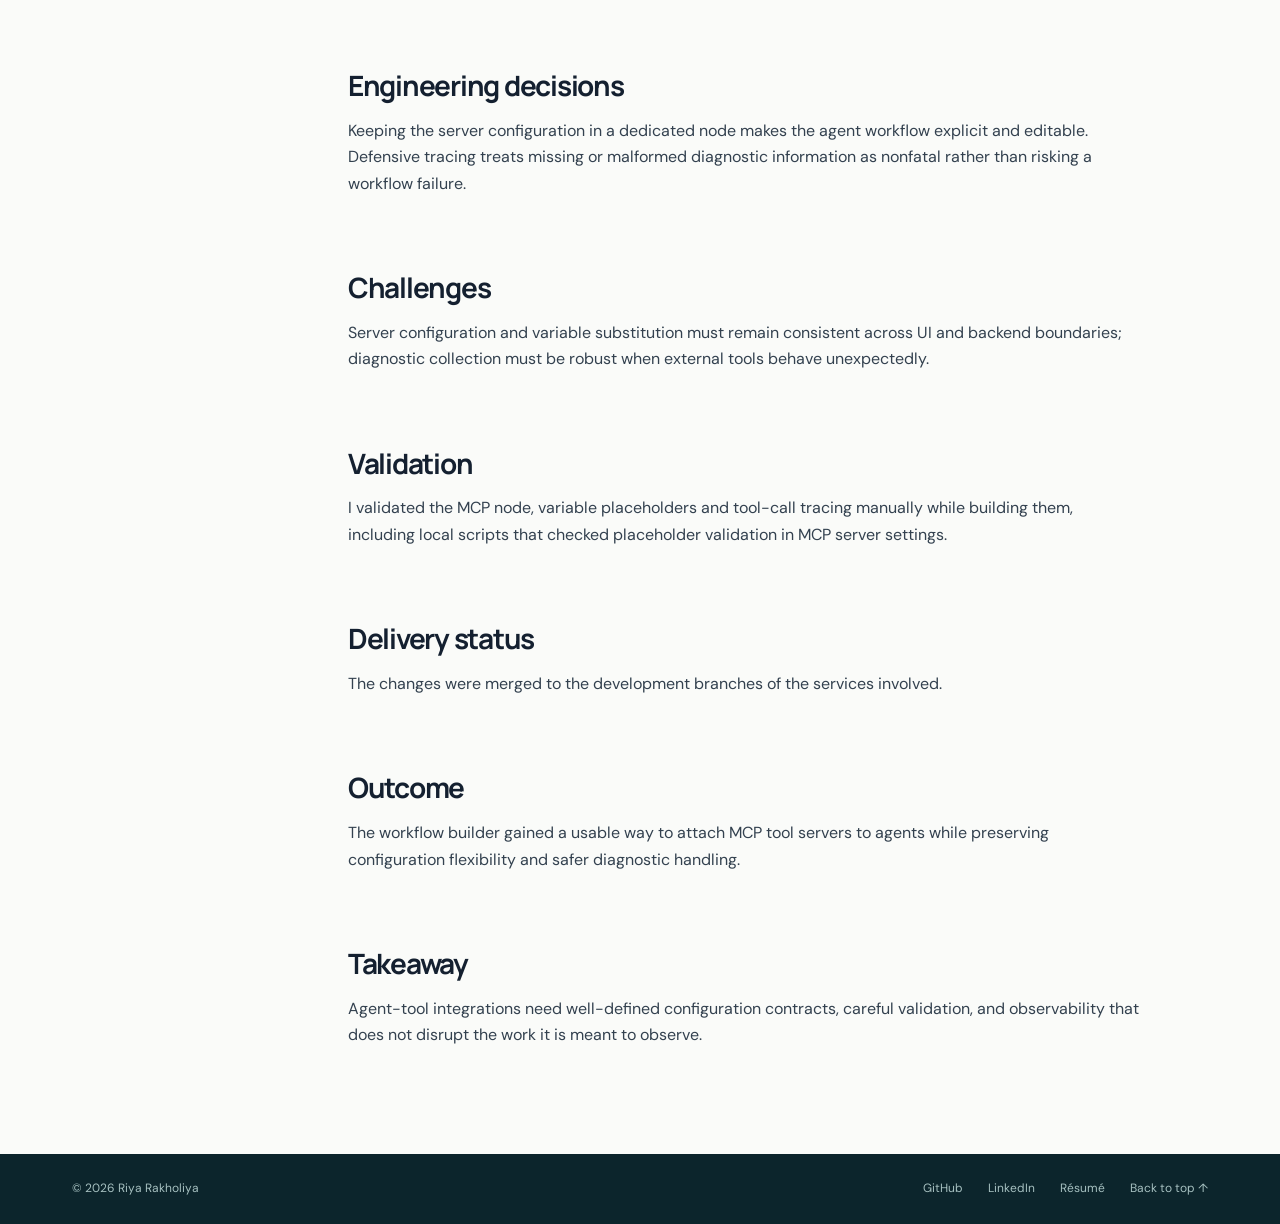
<file: work/mcp-agent-tools.html>
<!DOCTYPE html>

<html lang="en">
<head>
<meta charset="utf-8"/>
<meta content="width=device-width, initial-scale=1" name="viewport"/>
<meta content="#0b1220" name="theme-color"/>
<title>MCP Servers as Agent Tools | Riya Rakholiya</title>
<meta content="A case study of Model Context Protocol tools in agent workflows, with React configuration, Python integration, variables and resilient tracing." name="description"/>
<link href="https://riya-086.github.io/riya-portfolio/work/widget-consolidation.html" rel="canonical"/>
<meta content="article" property="og:type"/>
<meta content="Riya Rakholiya" property="og:site_name"/>
<meta content="Merging two chat codebases behind a regression harness | Riya Rakholiya" property="og:title"/>
<meta content="The embeddable chat widget lived in its own repository with a copy of the chat UI, so every fix had to be made twice. I moved it into the main bot application behind configuration flags, migrated the build to pnpm, and built a Vitest and Playwright harness to prove customer behaviour did not change." property="og:description"/>
<meta content="https://riya-086.github.io/riya-portfolio/work/widget-consolidation.html" property="og:url"/>
<meta content="https://riya-086.github.io/riya-portfolio/assets/og-image.jpg" property="og:image"/>
<meta content="1200" property="og:image:width"/><meta content="630" property="og:image:height"/>
<meta content="summary_large_image" name="twitter:card"/>
<link href="../assets/favicon.svg" rel="icon" type="image/svg+xml"/>
<link href="https://fonts.googleapis.com" rel="preconnect"/>
<link crossorigin="" href="https://fonts.gstatic.com" rel="preconnect"/>
<link href="https://fonts.googleapis.com/css2?family=DM+Sans:wght@400;500;600;700&amp;family=Manrope:wght@400;500;600;700;800&amp;display=swap" rel="stylesheet"/>
<link href="../styles.css" rel="stylesheet"/>
<script defer="" src="../script.js"></script>
</head><body>
<a class="skip-link" href="#main">Skip to content</a>
<div aria-hidden="true" class="reading-line" id="progress"></div>
<header class="site-header"><nav aria-label="Main navigation" class="nav wrap">
<a aria-label="Riya Rakholiya, home" class="wordmark" href="../index.html#top"><span aria-hidden="true" class="mark">R<span class="accent">.</span></span><span>Riya Rakholiya</span></a>
<button aria-controls="navlinks" aria-expanded="false" aria-label="Open menu" class="menu-button" id="menu">☰</button>
<div class="nav-links" id="navlinks"><a href="../index.html#work">Work</a><a href="../index.html#experience">Experience</a><a href="../index.html#projects">Projects</a><a href="../index.html#skills">Skills</a><a href="../index.html#about">About</a><a class="nav-contact" href="mailto:riyarakholiya8610@gmail.com">Email me <span aria-hidden="true">↗</span></a></div>
</nav></header>
<main id="main">
<div class="wrap" id="top"><a class="crumb" href="../index.html#work">← All case studies</a></div>
<header class="wrap cs-hero"><p class="kicker">CASE STUDY · AI AGENTS &amp; INTEGRATIONS</p><h1>MCP servers as agent tools</h1><p class="cs-summary">I contributed workflow-builder integration for Model Context Protocol (MCP) tools, helping agents use configured external tools with predictable inputs and resilient tracing. This work built on an existing backend integration.</p><dl class="facts"><div><dt>MY ROLE</dt><dd>Workflow-builder integration and related Python/React updates</dd></div><div class="full"><dt>STACK</dt><dd><div class="tags"><span>React</span><span>Python</span><span>Pydantic</span><span>MCP</span><span>Agent tools</span></div></dd></div></dl></header>
<div class="wrap cs-layout"><nav aria-label="On this page" class="toc"><p>ON THIS PAGE</p><ol><li><a href="#mcp-section-0">Context and problem</a></li><li><a href="#mcp-section-1">Requirements</a></li><li><a href="#mcp-section-2">My responsibilities</a></li><li><a href="#mcp-section-3">Architecture and flow</a></li><li><a href="#mcp-section-4">Implementation</a></li><li><a href="#mcp-section-5">Engineering decisions</a></li><li><a href="#mcp-section-6">Challenges</a></li><li><a href="#mcp-section-7">Validation</a></li><li><a href="#mcp-section-8">Delivery status</a></li><li><a href="#mcp-section-9">Outcome</a></li><li><a href="#mcp-section-10">Takeaway</a></li></ol></nav>
<div class="cs-body"><section aria-labelledby="mcp-section-0-heading" class="cs-section" id="mcp-section-0"><h2 id="mcp-section-0-heading">Context and problem</h2><p>AI workflow builders need a way to make external tools available to agents without forcing users to hand-code every integration.</p></section><section aria-labelledby="mcp-section-1-heading" class="cs-section" id="mcp-section-1"><h2 id="mcp-section-1-heading">Requirements</h2><p>Represent MCP server connections as configurable workflow nodes; allow reusable or inline configurations; support user-defined variables; keep execution diagnostics from interrupting the workflow.</p></section><section aria-labelledby="mcp-section-2-heading" class="cs-section" id="mcp-section-2"><h2 id="mcp-section-2-heading">My responsibilities</h2><p>I worked on the frontend node and associated Python-facing data handling so users could attach configured MCP servers as agent tools. The existing MCP backend foundation was developed by a teammate.</p></section><section aria-labelledby="mcp-section-3-heading" class="cs-section" id="mcp-section-3"><h2 id="mcp-section-3-heading">Architecture and flow</h2><p>A user selects or configures an MCP server in the builder. The workflow carries that configuration into the agent tool setup, where tool calls can be performed through the existing integration. Diagnostic information is captured separately.</p></section><section aria-labelledby="mcp-section-4-heading" class="cs-section" id="mcp-section-4"><h2 id="mcp-section-4-heading">Implementation</h2><p>The builder supports selecting a server from a library or configuring it inline. Variable placeholders can be resolved in configuration fields, and typed structures help keep values consistent across components.</p></section><section aria-labelledby="mcp-section-5-heading" class="cs-section" id="mcp-section-5"><h2 id="mcp-section-5-heading">Engineering decisions</h2><p>Keeping the server configuration in a dedicated node makes the agent workflow explicit and editable. Defensive tracing treats missing or malformed diagnostic information as nonfatal rather than risking a workflow failure.</p></section><section aria-labelledby="mcp-section-6-heading" class="cs-section" id="mcp-section-6"><h2 id="mcp-section-6-heading">Challenges</h2><p>Server configuration and variable substitution must remain consistent across UI and backend boundaries; diagnostic collection must be robust when external tools behave unexpectedly.</p></section><section aria-labelledby="mcp-section-7-heading" class="cs-section" id="mcp-section-7"><h2 id="mcp-section-7-heading">Validation</h2><p>I validated the MCP node, variable placeholders and tool-call tracing manually while building them, including local scripts that checked placeholder validation in MCP server settings.</p></section><section aria-labelledby="mcp-section-8-heading" class="cs-section" id="mcp-section-8"><h2 id="mcp-section-8-heading">Delivery status</h2><p>The changes were merged to the development branches of the services involved.</p></section><section aria-labelledby="mcp-section-9-heading" class="cs-section" id="mcp-section-9"><h2 id="mcp-section-9-heading">Outcome</h2><p>The workflow builder gained a usable way to attach MCP tool servers to agents while preserving configuration flexibility and safer diagnostic handling.</p></section><section aria-labelledby="mcp-section-10-heading" class="cs-section" id="mcp-section-10"><h2 id="mcp-section-10-heading">Takeaway</h2><p>Agent-tool integrations need well-defined configuration contracts, careful validation, and observability that does not disrupt the work it is meant to observe.</p></section></div></div>
</main>
<footer><div class="wrap foot"><span>© <span id="year">2026</span> Riya Rakholiya</span><div>
<a href="https://github.com/Riya-086" rel="noopener noreferrer" target="_blank">GitHub</a>
<a href="https://www.linkedin.com/in/riya-rakholiya" rel="noopener noreferrer" target="_blank">LinkedIn</a>
<a download="" href="../assets/Riya_Rakholiya_Resume.pdf">Résumé</a>
<a href="#top">Back to top ↑</a></div></div></footer>
</body>
</html>
</file>
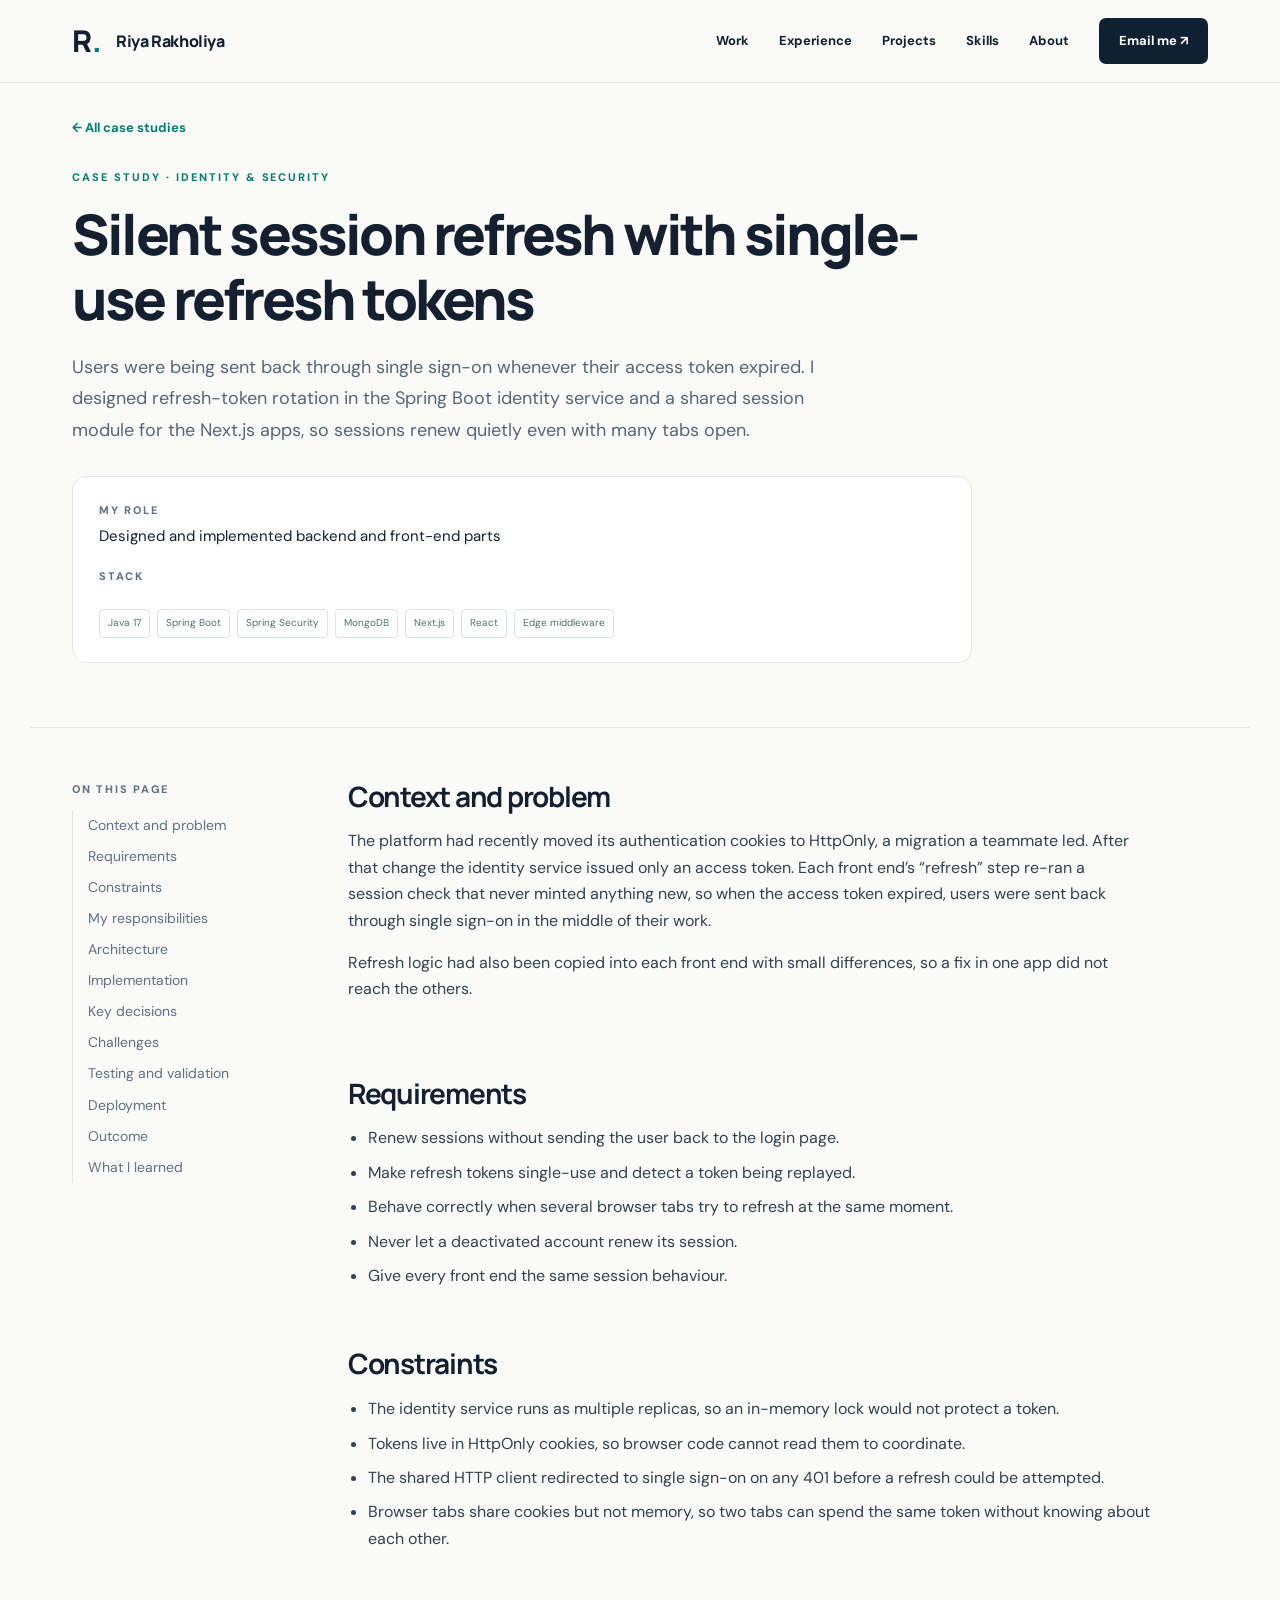
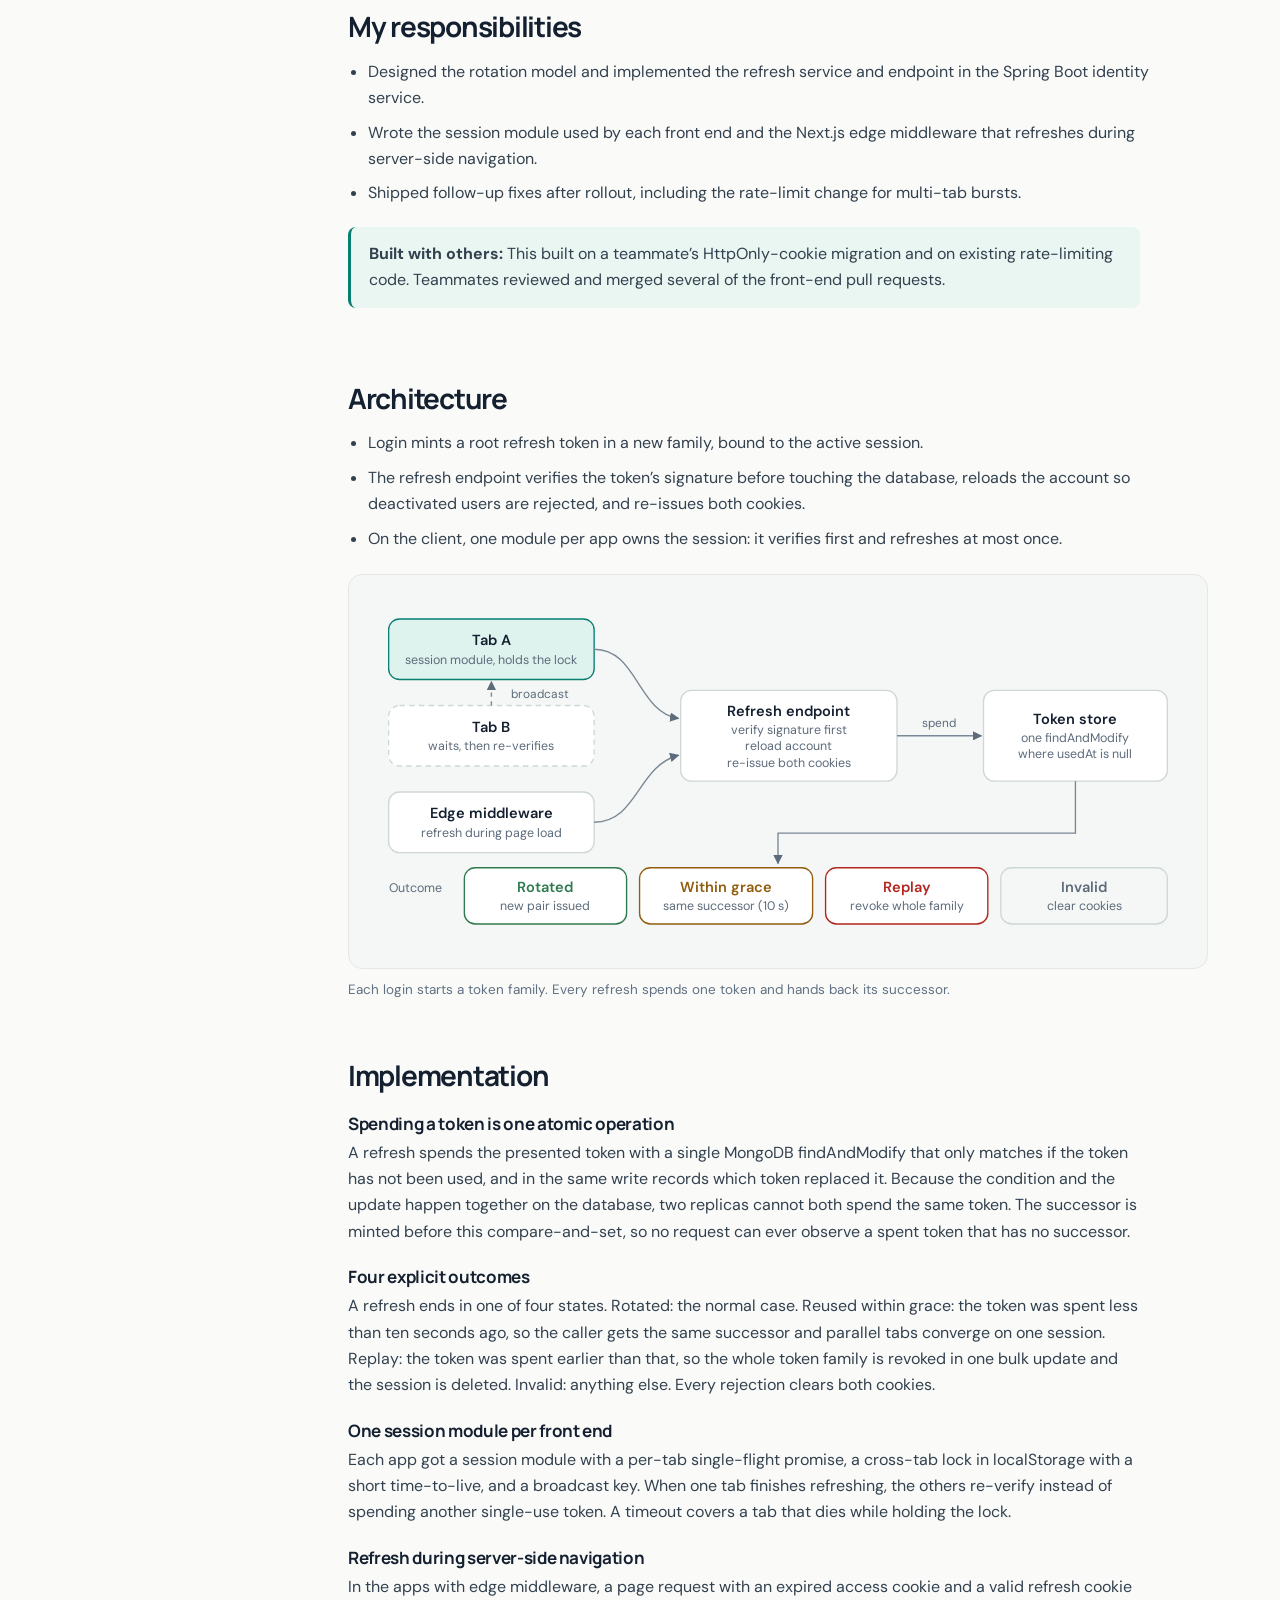
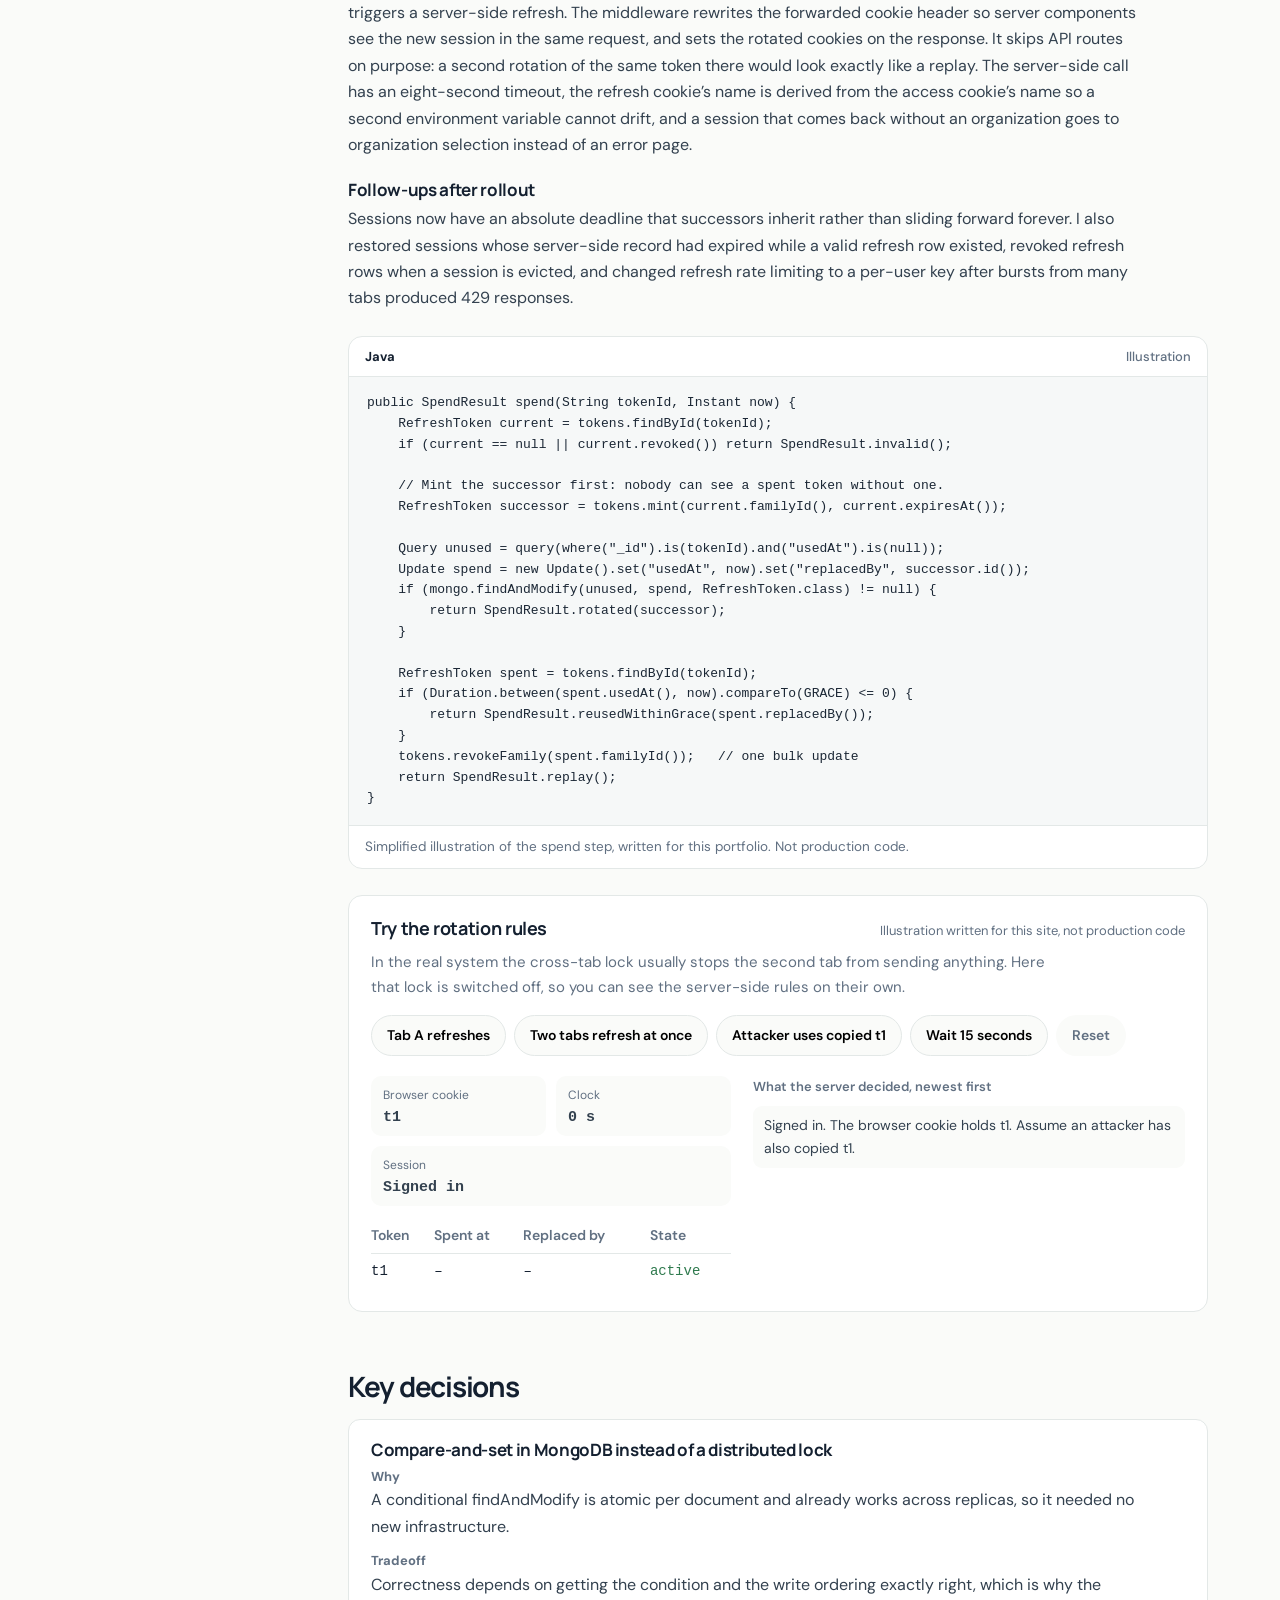
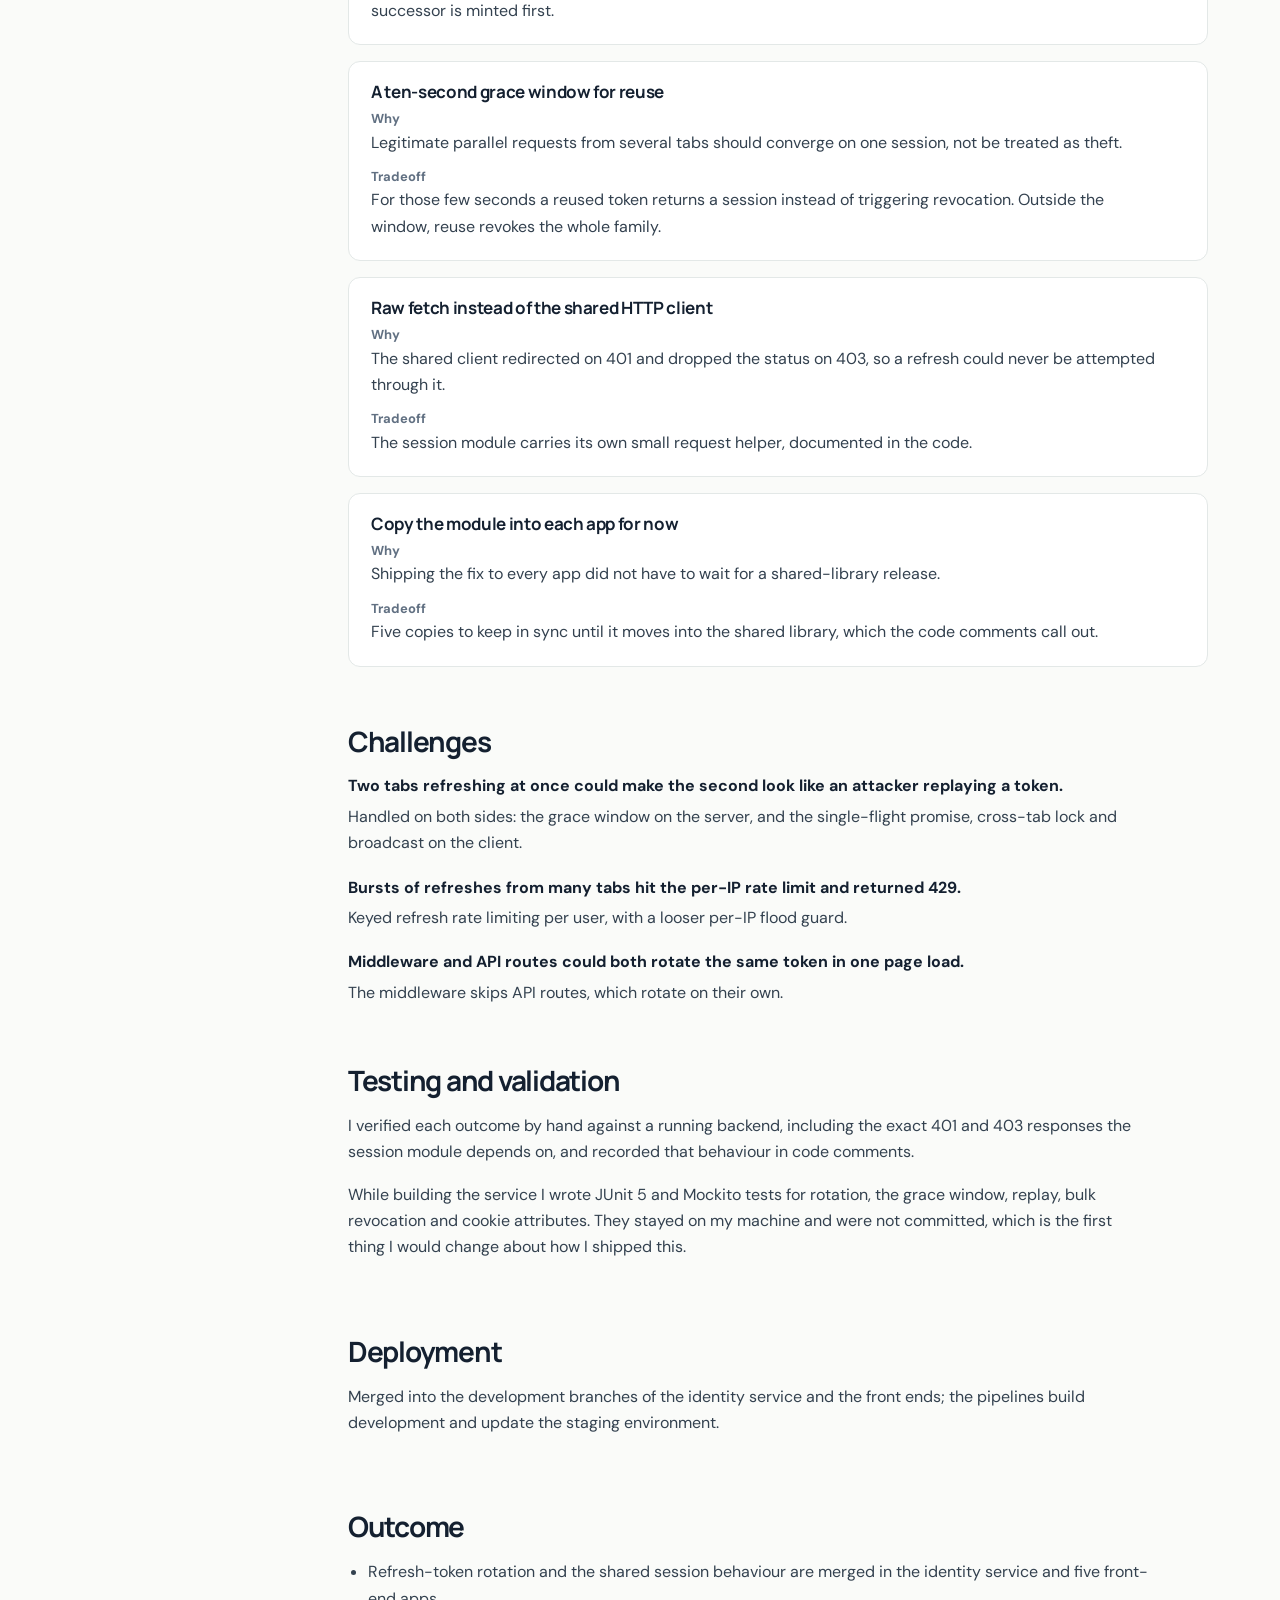
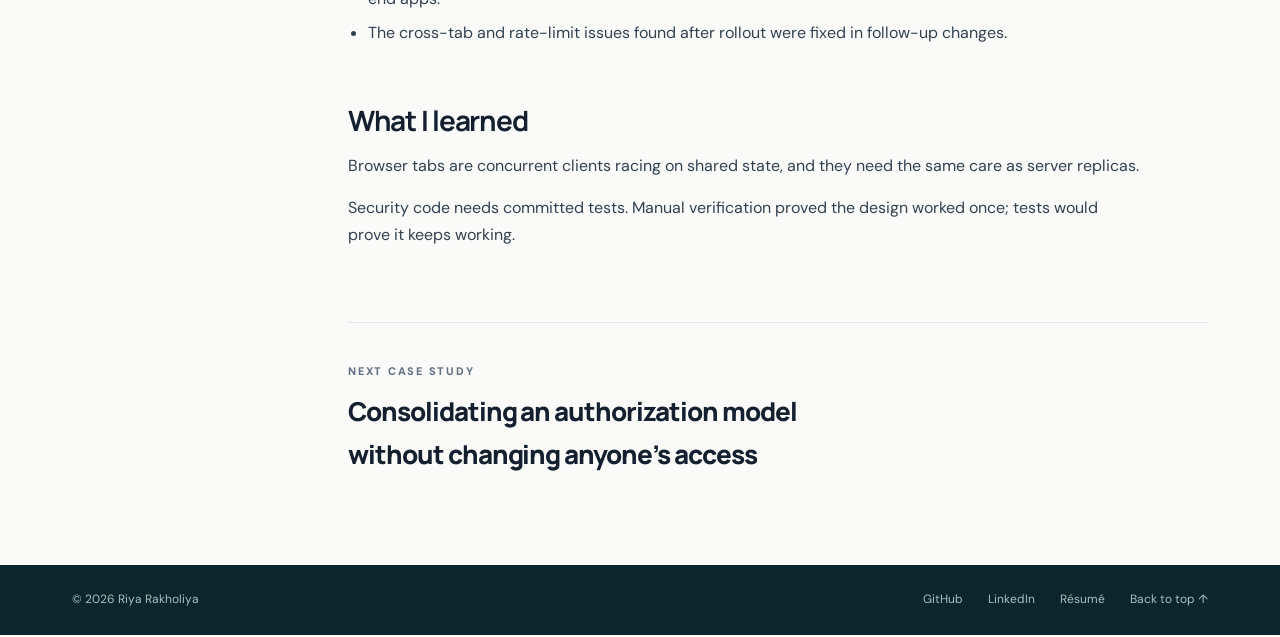
<file: work/session-refresh.html>
<!DOCTYPE html>

<html lang="en">
<head>
<meta charset="utf-8"/>
<meta content="width=device-width, initial-scale=1" name="viewport"/>
<meta content="#0b1220" name="theme-color"/>
<title>Silent session refresh with single-use refresh tokens | Riya Rakholiya</title>
<meta content="Users were being sent back through single sign-on whenever their access token expired. I designed refresh-token rotation in the Spring Boot identity service and a shared session module for the Next.js apps, so sessions renew quietly even with many tabs open." name="description"/>
<link href="https://riya-086.github.io/riya-portfolio/work/session-refresh.html" rel="canonical"/>
<meta content="article" property="og:type"/>
<meta content="Riya Rakholiya" property="og:site_name"/>
<meta content="Silent session refresh with single-use refresh tokens | Riya Rakholiya" property="og:title"/>
<meta content="Users were being sent back through single sign-on whenever their access token expired. I designed refresh-token rotation in the Spring Boot identity service and a shared session module for the Next.js apps, so sessions renew quietly even with many tabs open." property="og:description"/>
<meta content="https://riya-086.github.io/riya-portfolio/work/session-refresh.html" property="og:url"/>
<meta content="https://riya-086.github.io/riya-portfolio/assets/og-image.jpg" property="og:image"/>
<meta content="1200" property="og:image:width"/><meta content="630" property="og:image:height"/>
<meta content="summary_large_image" name="twitter:card"/>
<link href="../assets/favicon.svg" rel="icon" type="image/svg+xml"/>
<link href="https://fonts.googleapis.com" rel="preconnect"/>
<link crossorigin="" href="https://fonts.gstatic.com" rel="preconnect"/>
<link href="https://fonts.googleapis.com/css2?family=DM+Sans:wght@400;500;600;700&amp;family=Manrope:wght@400;500;600;700;800&amp;display=swap" rel="stylesheet"/>
<link href="../styles.css" rel="stylesheet"/>
<script defer="" src="../script.js"></script>
</head><body>
<a class="skip-link" href="#main">Skip to content</a>
<div aria-hidden="true" class="reading-line" id="progress"></div>
<header class="site-header"><nav aria-label="Main navigation" class="nav wrap">
<a aria-label="Riya Rakholiya, home" class="wordmark" href="../index.html#top"><span aria-hidden="true" class="mark">R<span class="accent">.</span></span><span>Riya Rakholiya</span></a>
<button aria-controls="navlinks" aria-expanded="false" aria-label="Open menu" class="menu-button" id="menu">☰</button>
<div class="nav-links" id="navlinks"><a href="../index.html#work">Work</a><a href="../index.html#experience">Experience</a><a href="../index.html#projects">Projects</a><a href="../index.html#skills">Skills</a><a href="../index.html#about">About</a><a class="nav-contact" href="mailto:riyarakholiya8610@gmail.com">Email me <span aria-hidden="true">↗</span></a></div>
</nav></header>
<main id="main">
<div class="wrap" id="top"><a class="crumb" href="../index.html#work">← All case studies</a></div>
<header class="wrap cs-hero"><p class="kicker">CASE STUDY · IDENTITY &amp; SECURITY</p><h1>Silent session refresh with single-use refresh tokens</h1><p class="cs-summary">Users were being sent back through single sign-on whenever their access token expired. I designed refresh-token rotation in the Spring Boot identity service and a shared session module for the Next.js apps, so sessions renew quietly even with many tabs open.</p>
<dl class="facts"><div><dt>MY ROLE</dt><dd>Designed and implemented backend and front-end parts</dd></div>
<div class="full"><dt>STACK</dt><dd><div class="tags"><span>Java 17</span><span>Spring Boot</span><span>Spring Security</span><span>MongoDB</span><span>Next.js</span><span>React</span><span>Edge middleware</span></div></dd></div></dl></header>
<div class="wrap cs-layout"><nav aria-label="On this page" class="toc"><p>ON THIS PAGE</p><ol><li><a href="#context">Context and problem</a></li><li><a href="#requirements">Requirements</a></li><li><a href="#constraints">Constraints</a></li><li><a href="#my-role">My responsibilities</a></li><li><a href="#architecture">Architecture</a></li><li><a href="#implementation">Implementation</a></li><li><a href="#decisions">Key decisions</a></li><li><a href="#challenges">Challenges</a></li><li><a href="#testing">Testing and validation</a></li><li><a href="#deployment">Deployment</a></li><li><a href="#outcome">Outcome</a></li><li><a href="#learned">What I learned</a></li></ol></nav>
<div class="cs-body"><section aria-labelledby="context-h" class="cs-section" id="context"><h2 id="context-h">Context and problem</h2><p>The platform had recently moved its authentication cookies to HttpOnly, a migration a teammate led. After that change the identity service issued only an access token. Each front end’s “refresh” step re-ran a session check that never minted anything new, so when the access token expired, users were sent back through single sign-on in the middle of their work.</p><p>Refresh logic had also been copied into each front end with small differences, so a fix in one app did not reach the others.</p></section><section aria-labelledby="requirements-h" class="cs-section" id="requirements"><h2 id="requirements-h">Requirements</h2><ul><li>Renew sessions without sending the user back to the login page.</li><li>Make refresh tokens single-use and detect a token being replayed.</li><li>Behave correctly when several browser tabs try to refresh at the same moment.</li><li>Never let a deactivated account renew its session.</li><li>Give every front end the same session behaviour.</li></ul></section><section aria-labelledby="constraints-h" class="cs-section" id="constraints"><h2 id="constraints-h">Constraints</h2><ul><li>The identity service runs as multiple replicas, so an in-memory lock would not protect a token.</li><li>Tokens live in HttpOnly cookies, so browser code cannot read them to coordinate.</li><li>The shared HTTP client redirected to single sign-on on any 401 before a refresh could be attempted.</li><li>Browser tabs share cookies but not memory, so two tabs can spend the same token without knowing about each other.</li></ul></section><section aria-labelledby="my-role-h" class="cs-section" id="my-role"><h2 id="my-role-h">My responsibilities</h2><ul><li>Designed the rotation model and implemented the refresh service and endpoint in the Spring Boot identity service.</li><li>Wrote the session module used by each front end and the Next.js edge middleware that refreshes during server-side navigation.</li><li>Shipped follow-up fixes after rollout, including the rate-limit change for multi-tab bursts.</li></ul><p class="callout"><strong>Built with others: </strong>This built on a teammate’s HttpOnly-cookie migration and on existing rate-limiting code. Teammates reviewed and merged several of the front-end pull requests.</p></section><section aria-labelledby="architecture-h" class="cs-section" id="architecture"><h2 id="architecture-h">Architecture</h2><ul><li>Login mints a root refresh token in a new family, bound to the active session.</li><li>The refresh endpoint verifies the token’s signature before touching the database, reloads the account so deactivated users are rejected, and re-issues both cookies.</li><li>On the client, one module per app owns the session: it verifies first and refreshes at most once.</li></ul><p class="diagram-hint">Scroll sideways to see the whole diagram.</p><figure><div aria-label="Architecture diagram, scrollable" class="diagram" tabindex="0"><svg aria-labelledby="refresh-token-rotation-title refresh-token-rotation-desc" class="h-auto w-full font-sans" role="img" style="min-width:620px" viewbox="0 0 760 330"><title id="refresh-token-rotation-title">Refresh-token rotation</title><desc id="refresh-token-rotation-desc">Two browser tabs and an edge middleware call one refresh endpoint. The endpoint spends the token with a single compare-and-set in the token store. The result is one of four outcomes: rotated, reused within grace, replay, or invalid.</desc><defs><marker id="arrow-session" markerheight="7" markerwidth="7" orient="auto-start-reverse" refx="9" refy="5" viewbox="0 0 10 10"><path class="fill-muted" d="M0 0 L10 5 L0 10 z"></path></marker></defs><g><rect class="fill-accent-soft stroke-accent" height="56" rx="10" stroke-width="1.25" width="190" x="20" y="24"></rect><text class="fill-ink" font-size="13.5" font-weight="600" text-anchor="middle" x="115" y="48.5">Tab A</text><text class="fill-muted" font-size="11.5" text-anchor="middle" x="115" y="65.5">session module, holds the lock</text></g><g><rect class="fill-surface stroke-line" height="56" rx="10" stroke-dasharray="5 4" stroke-width="1.25" width="190" x="20" y="104"></rect><text class="fill-ink" font-size="13.5" font-weight="600" text-anchor="middle" x="115" y="128.5">Tab B</text><text class="fill-muted" font-size="11.5" text-anchor="middle" x="115" y="145.5">waits, then re-verifies</text></g><g><rect class="fill-surface stroke-line" height="56" rx="10" stroke-width="1.25" width="190" x="20" y="184"></rect><text class="fill-ink" font-size="13.5" font-weight="600" text-anchor="middle" x="115" y="208.5">Edge middleware</text><text class="fill-muted" font-size="11.5" text-anchor="middle" x="115" y="225.5">refresh during page load</text></g><g><rect class="fill-surface stroke-line" height="84" rx="10" stroke-width="1.25" width="200" x="290" y="90"></rect><text class="fill-ink" font-size="13.5" font-weight="600" text-anchor="middle" x="390" y="113.5">Refresh endpoint</text><text class="fill-muted" font-size="11.5" text-anchor="middle" x="390" y="130.5">verify signature first</text><text class="fill-muted" font-size="11.5" text-anchor="middle" x="390" y="145.5">reload account</text><text class="fill-muted" font-size="11.5" text-anchor="middle" x="390" y="160.5">re-issue both cookies</text></g><g><rect class="fill-surface stroke-line" height="84" rx="10" stroke-width="1.25" width="170" x="570" y="90"></rect><text class="fill-ink" font-size="13.5" font-weight="600" text-anchor="middle" x="655" y="121">Token store</text><text class="fill-muted" font-size="11.5" text-anchor="middle" x="655" y="138">one findAndModify</text><text class="fill-muted" font-size="11.5" text-anchor="middle" x="655" y="153">where usedAt is null</text></g><g><path class="stroke-muted" d="M210 52 C 250 52, 250 110, 288 116" fill="none" marker-end="url(#arrow-session)" stroke-width="1.25"></path></g><g><path class="stroke-muted" d="M210 212 C 250 212, 250 160, 288 150" fill="none" marker-end="url(#arrow-session)" stroke-width="1.25"></path></g><g><path class="stroke-muted" d="M115 104 L115 82" fill="none" marker-end="url(#arrow-session)" stroke-dasharray="4 4" stroke-width="1.25"></path><text class="fill-muted" font-size="11" text-anchor="middle" x="160" y="97">broadcast</text></g><g><path class="stroke-muted" d="M490 132 L568 132" fill="none" marker-end="url(#arrow-session)" stroke-width="1.25"></path><text class="fill-muted" font-size="11" text-anchor="middle" x="529" y="124">spend</text></g><g><path class="stroke-muted" d="M655 174 L655 222 L380 222 L380 250" fill="none" marker-end="url(#arrow-session)" stroke-width="1.25"></path></g><text class="fill-muted" font-size="11.5" text-anchor="start" x="20" y="276">Outcome</text><g><rect class="fill-surface stroke-state-ok" height="52" rx="10" stroke-width="1.25" width="150" x="90" y="254"></rect><text class="fill-state-ok" font-size="13.5" font-weight="600" text-anchor="middle" x="165" y="276.5">Rotated</text><text class="fill-muted" font-size="11.5" text-anchor="middle" x="165" y="293.5">new pair issued</text></g><g><rect class="fill-surface stroke-state-warn" height="52" rx="10" stroke-width="1.25" width="160" x="252" y="254"></rect><text class="fill-state-warn" font-size="13.5" font-weight="600" text-anchor="middle" x="332" y="276.5">Within grace</text><text class="fill-muted" font-size="11.5" text-anchor="middle" x="332" y="293.5">same successor (10 s)</text></g><g><rect class="fill-surface stroke-state-bad" height="52" rx="10" stroke-width="1.25" width="150" x="424" y="254"></rect><text class="fill-state-bad" font-size="13.5" font-weight="600" text-anchor="middle" x="499" y="276.5">Replay</text><text class="fill-muted" font-size="11.5" text-anchor="middle" x="499" y="293.5">revoke whole family</text></g><g><rect class="fill-paper stroke-line" height="52" rx="10" stroke-width="1.25" width="154" x="586" y="254"></rect><text class="fill-muted" font-size="13.5" font-weight="600" text-anchor="middle" x="663" y="276.5">Invalid</text><text class="fill-muted" font-size="11.5" text-anchor="middle" x="663" y="293.5">clear cookies</text></g></svg></div><figcaption>Each login starts a token family. Every refresh spends one token and hands back its successor.</figcaption></figure></section><section aria-labelledby="implementation-h" class="cs-section" id="implementation"><h2 id="implementation-h">Implementation</h2><h3>Spending a token is one atomic operation</h3><p>A refresh spends the presented token with a single MongoDB findAndModify that only matches if the token has not been used, and in the same write records which token replaced it. Because the condition and the update happen together on the database, two replicas cannot both spend the same token. The successor is minted before this compare-and-set, so no request can ever observe a spent token that has no successor.</p><h3>Four explicit outcomes</h3><p>A refresh ends in one of four states. Rotated: the normal case. Reused within grace: the token was spent less than ten seconds ago, so the caller gets the same successor and parallel tabs converge on one session. Replay: the token was spent earlier than that, so the whole token family is revoked in one bulk update and the session is deleted. Invalid: anything else. Every rejection clears both cookies.</p><h3>One session module per front end</h3><p>Each app got a session module with a per-tab single-flight promise, a cross-tab lock in localStorage with a short time-to-live, and a broadcast key. When one tab finishes refreshing, the others re-verify instead of spending another single-use token. A timeout covers a tab that dies while holding the lock.</p><h3>Refresh during server-side navigation</h3><p>In the apps with edge middleware, a page request with an expired access cookie and a valid refresh cookie triggers a server-side refresh. The middleware rewrites the forwarded cookie header so server components see the new session in the same request, and sets the rotated cookies on the response. It skips API routes on purpose: a second rotation of the same token there would look exactly like a replay. The server-side call has an eight-second timeout, the refresh cookie’s name is derived from the access cookie’s name so a second environment variable cannot drift, and a session that comes back without an organization goes to organization selection instead of an error page.</p><h3>Follow-ups after rollout</h3><p>Sessions now have an absolute deadline that successors inherit rather than sliding forward forever. I also restored sessions whose server-side record had expired while a valid refresh row existed, revoked refresh rows when a session is evicted, and changed refresh rate limiting to a per-user key after bursts from many tabs produced 429 responses.</p><figure class="code"><div class="code-head"><span>Java</span><span>Illustration</span></div><pre tabindex="0"><code>public SpendResult spend(String tokenId, Instant now) {
    RefreshToken current = tokens.findById(tokenId);
    if (current == null || current.revoked()) return SpendResult.invalid();

    // Mint the successor first: nobody can see a spent token without one.
    RefreshToken successor = tokens.mint(current.familyId(), current.expiresAt());

    Query unused = query(where("_id").is(tokenId).and("usedAt").is(null));
    Update spend = new Update().set("usedAt", now).set("replacedBy", successor.id());
    if (mongo.findAndModify(unused, spend, RefreshToken.class) != null) {
        return SpendResult.rotated(successor);
    }

    RefreshToken spent = tokens.findById(tokenId);
    if (Duration.between(spent.usedAt(), now).compareTo(GRACE) &lt;= 0) {
        return SpendResult.reusedWithinGrace(spent.replacedBy());
    }
    tokens.revokeFamily(spent.familyId());   // one bulk update
    return SpendResult.replay();
}</code></pre><figcaption>Simplified illustration of the spend step, written for this portfolio. Not production code.</figcaption></figure><div class="sim" id="sim"><div class="sim-head"><h3>Try the rotation rules</h3><span>Illustration written for this site, not production code</span></div>
<p>In the real system the cross-tab lock usually stops the second tab from sending anything. Here that lock is switched off, so you can see the server-side rules on their own.</p>
<div aria-label="Simulator actions" class="sim-actions" role="group"><button data-action="refresh" type="button">Tab A refreshes</button><button data-action="race" type="button">Two tabs refresh at once</button><button data-action="steal" type="button">Attacker uses copied t1</button><button data-action="wait" type="button">Wait 15 seconds</button><button class="reset" data-action="reset" type="button">Reset</button></div>
<div class="sim-grid"><div><dl class="sim-stats"><div><dt>Browser cookie</dt><dd data-out="cookie">t1</dd></div><div><dt>Clock</dt><dd data-out="clock">0 s</dd></div><div class="wide"><dt>Session</dt><dd class="t-ok" data-out="session">Signed in</dd></div></dl>
<table><caption class="sr-only">Refresh tokens in the store</caption><thead><tr><th scope="col">Token</th><th scope="col">Spent at</th><th scope="col">Replaced by</th><th scope="col">State</th></tr></thead><tbody data-out="tokens"></tbody></table></div>
<div class="sim-log"><h4>What the server decided, newest first</h4><ol aria-live="polite" data-out="log"></ol></div></div></div></section><section aria-labelledby="decisions-h" class="cs-section" id="decisions"><h2 id="decisions-h">Key decisions</h2><div class="decisions"><div class="decision"><h3>Compare-and-set in MongoDB instead of a distributed lock</h3><dl><div><dt>Why</dt><dd>A conditional findAndModify is atomic per document and already works across replicas, so it needed no new infrastructure.</dd></div><div><dt>Tradeoff</dt><dd>Correctness depends on getting the condition and the write ordering exactly right, which is why the successor is minted first.</dd></div></dl></div><div class="decision"><h3>A ten-second grace window for reuse</h3><dl><div><dt>Why</dt><dd>Legitimate parallel requests from several tabs should converge on one session, not be treated as theft.</dd></div><div><dt>Tradeoff</dt><dd>For those few seconds a reused token returns a session instead of triggering revocation. Outside the window, reuse revokes the whole family.</dd></div></dl></div><div class="decision"><h3>Raw fetch instead of the shared HTTP client</h3><dl><div><dt>Why</dt><dd>The shared client redirected on 401 and dropped the status on 403, so a refresh could never be attempted through it.</dd></div><div><dt>Tradeoff</dt><dd>The session module carries its own small request helper, documented in the code.</dd></div></dl></div><div class="decision"><h3>Copy the module into each app for now</h3><dl><div><dt>Why</dt><dd>Shipping the fix to every app did not have to wait for a shared-library release.</dd></div><div><dt>Tradeoff</dt><dd>Five copies to keep in sync until it moves into the shared library, which the code comments call out.</dd></div></dl></div></div></section><section aria-labelledby="challenges-h" class="cs-section" id="challenges"><h2 id="challenges-h">Challenges</h2><dl class="challenges"><div><dt>Two tabs refreshing at once could make the second look like an attacker replaying a token.</dt><dd>Handled on both sides: the grace window on the server, and the single-flight promise, cross-tab lock and broadcast on the client.</dd></div><div><dt>Bursts of refreshes from many tabs hit the per-IP rate limit and returned 429.</dt><dd>Keyed refresh rate limiting per user, with a looser per-IP flood guard.</dd></div><div><dt>Middleware and API routes could both rotate the same token in one page load.</dt><dd>The middleware skips API routes, which rotate on their own.</dd></div></dl></section><section aria-labelledby="testing-h" class="cs-section" id="testing"><h2 id="testing-h">Testing and validation</h2><p>I verified each outcome by hand against a running backend, including the exact 401 and 403 responses the session module depends on, and recorded that behaviour in code comments.</p><p>While building the service I wrote JUnit 5 and Mockito tests for rotation, the grace window, replay, bulk revocation and cookie attributes. They stayed on my machine and were not committed, which is the first thing I would change about how I shipped this.</p></section><section aria-labelledby="deployment-h" class="cs-section" id="deployment"><h2 id="deployment-h">Deployment</h2><p>Merged into the development branches of the identity service and the front ends; the pipelines build development and update the staging environment.</p></section><section aria-labelledby="outcome-h" class="cs-section" id="outcome"><h2 id="outcome-h">Outcome</h2><ul><li>Refresh-token rotation and the shared session behaviour are merged in the identity service and five front-end apps.</li><li>The cross-tab and rate-limit issues found after rollout were fixed in follow-up changes.</li></ul></section><section aria-labelledby="learned-h" class="cs-section" id="learned"><h2 id="learned-h">What I learned</h2><p>Browser tabs are concurrent clients racing on shared state, and they need the same care as server replicas.</p><p>Security code needs committed tests. Manual verification proved the design worked once; tests would prove it keeps working.</p></section>
<nav aria-label="Next case study" class="next-case"><span>NEXT CASE STUDY</span><a href="authorization-migration.html">Consolidating an authorization model without changing anyone’s access</a></nav></div></div>
</main>
<script defer="" src="simulator.js"></script>
<footer><div class="wrap foot"><span>© <span id="year">2026</span> Riya Rakholiya</span><div>
<a href="https://github.com/Riya-086" rel="noopener noreferrer" target="_blank">GitHub</a>
<a href="https://www.linkedin.com/in/riya-rakholiya" rel="noopener noreferrer" target="_blank">LinkedIn</a>
<a download="" href="../assets/Riya_Rakholiya_Resume.pdf">Résumé</a>
<a href="#top">Back to top ↑</a></div></div></footer>
</body>
</html>
</file>
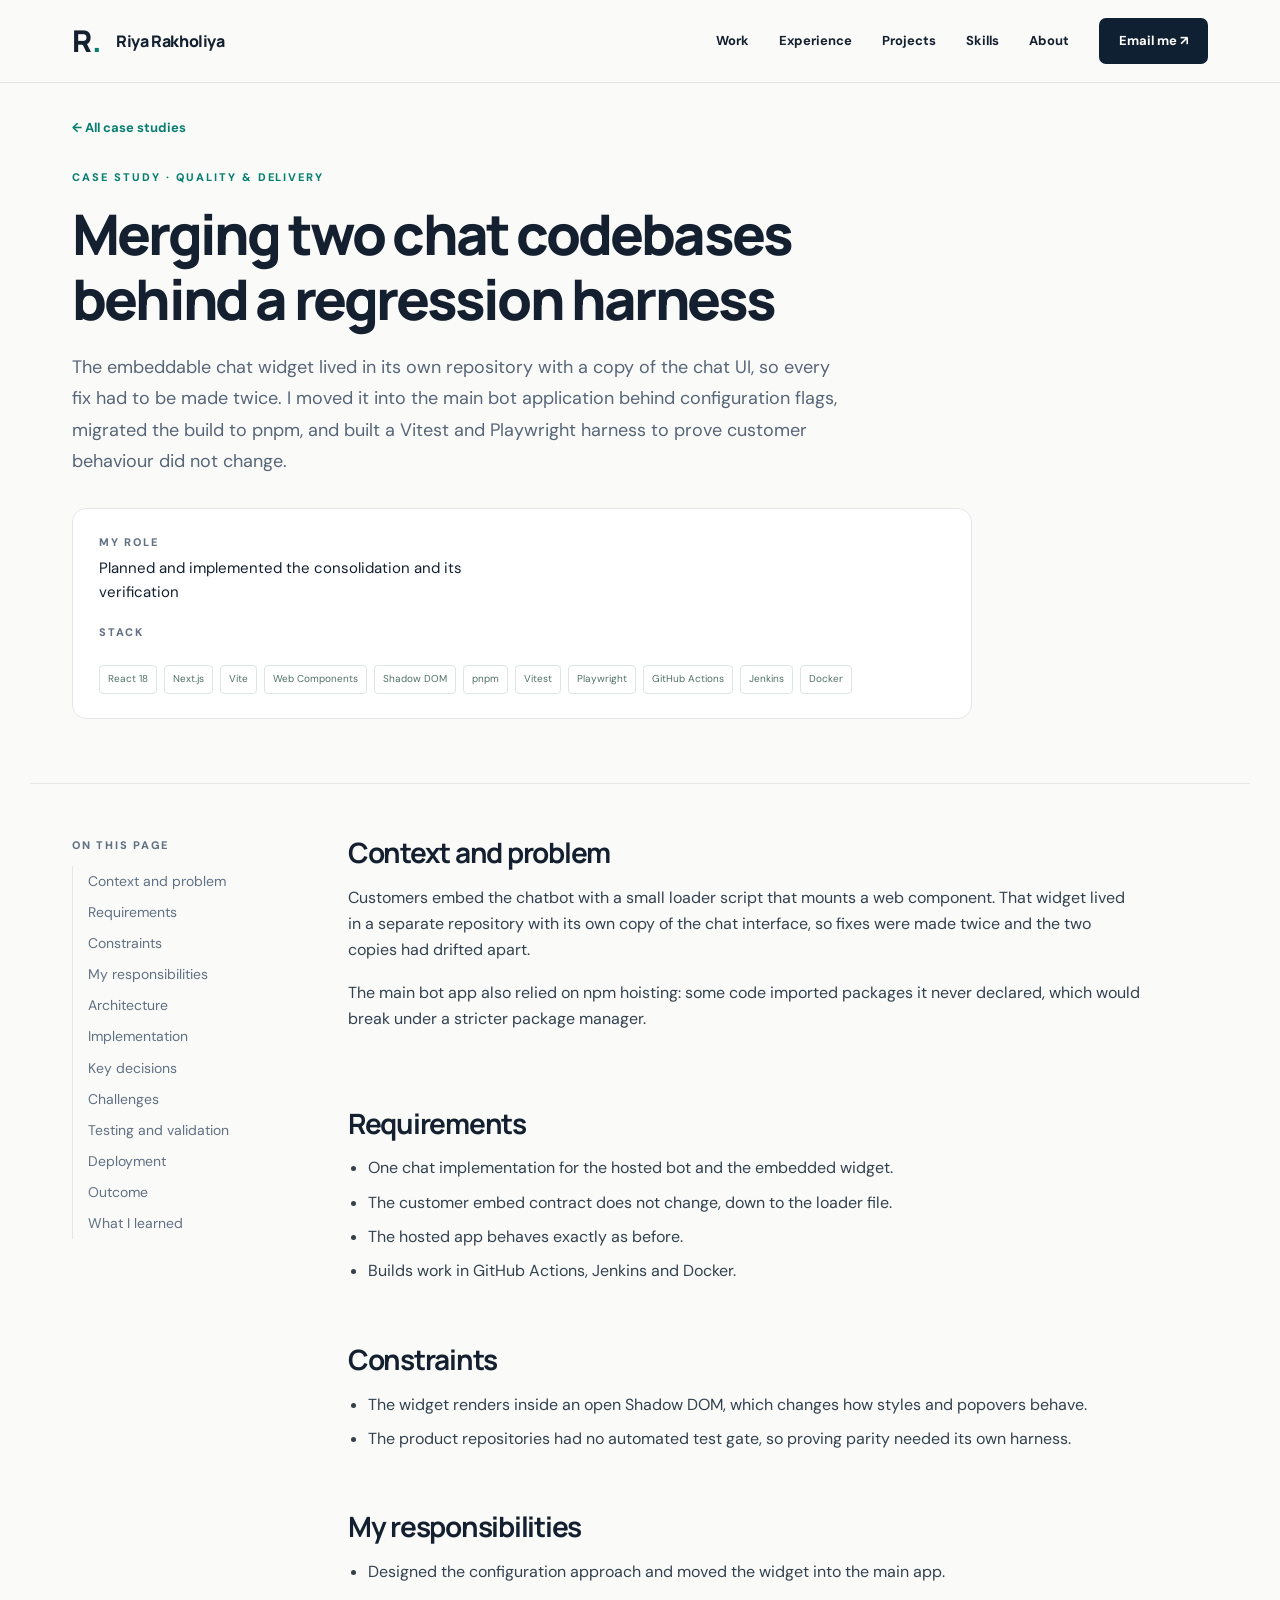
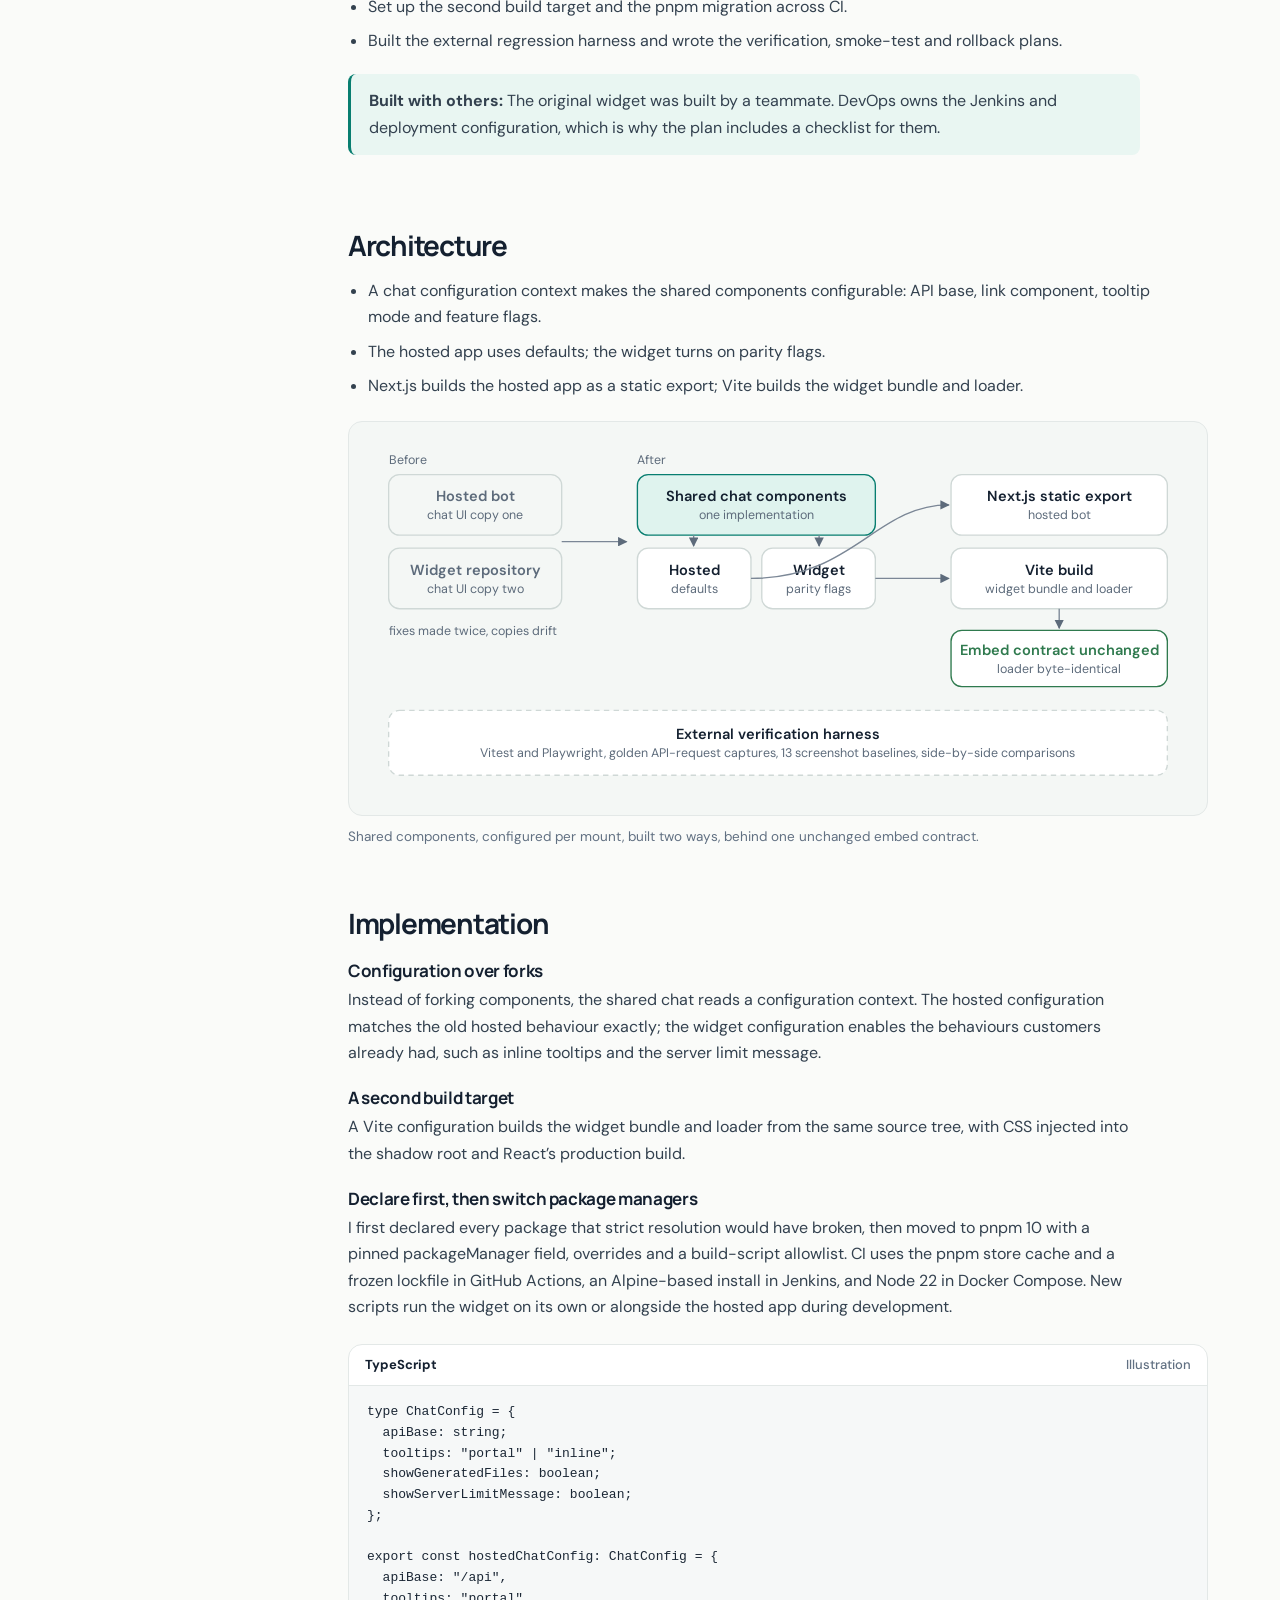
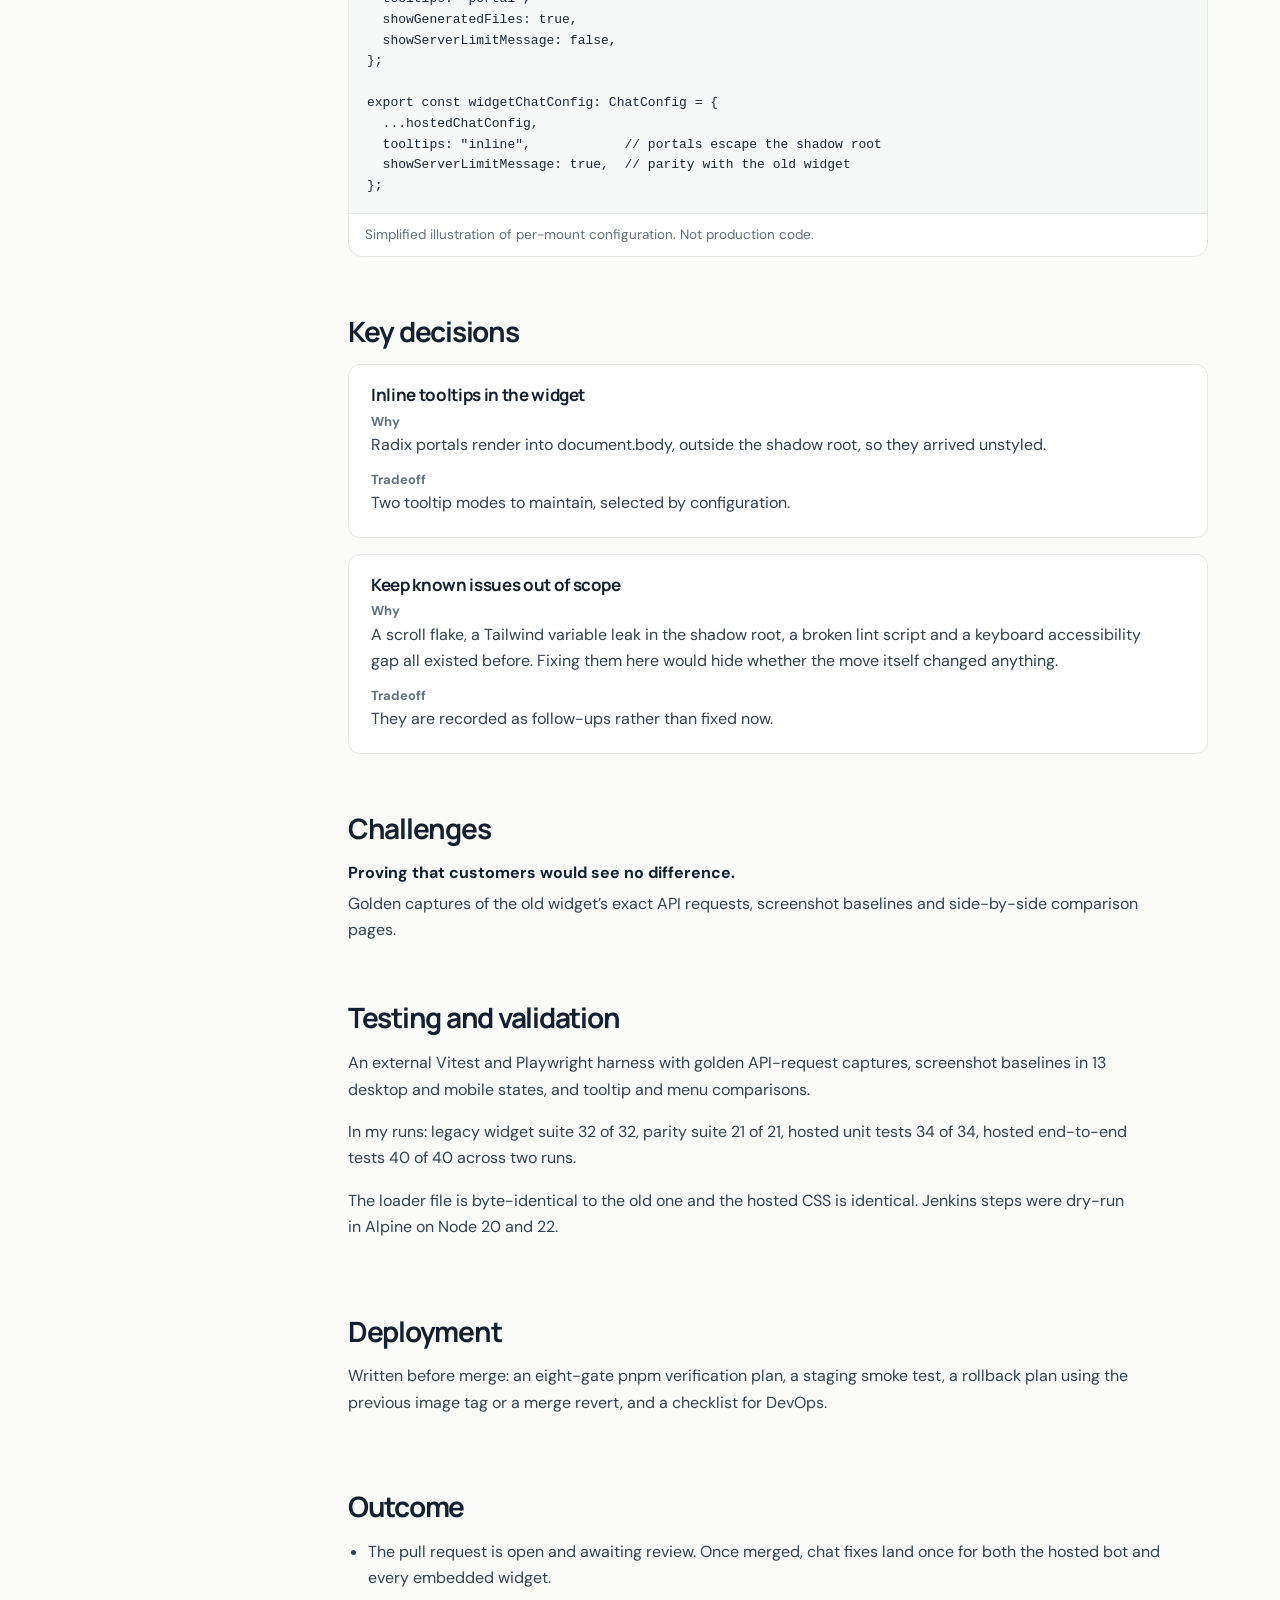
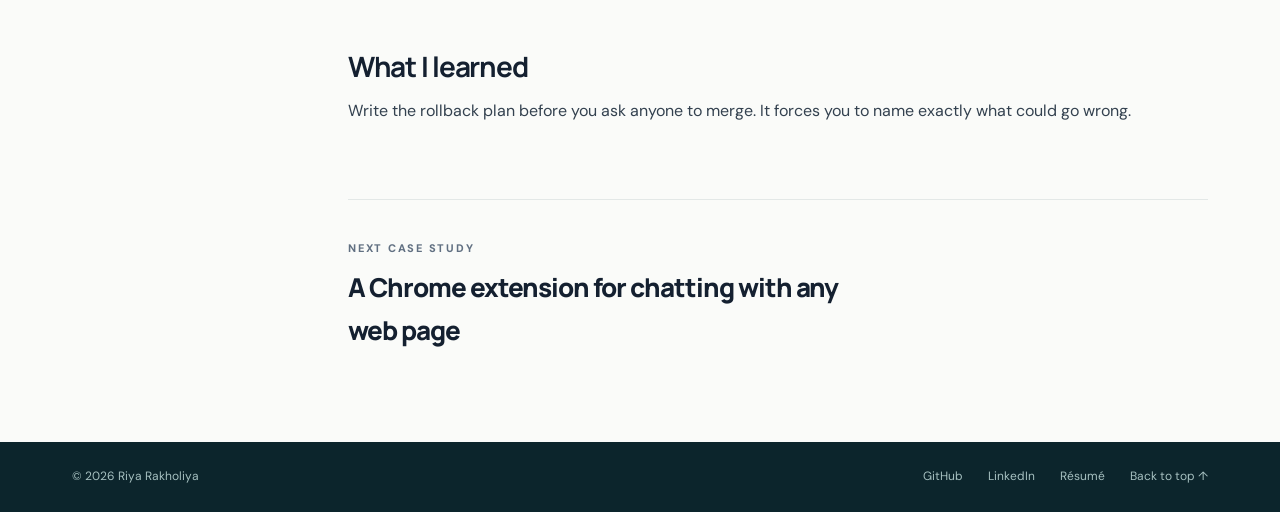
<file: work/widget-consolidation.html>
<!DOCTYPE html>

<html lang="en">
<head>
<meta charset="utf-8"/>
<meta content="width=device-width, initial-scale=1" name="viewport"/>
<meta content="#0b1220" name="theme-color"/>
<title>Merging two chat codebases behind a regression harness | Riya Rakholiya</title>
<meta content="The embeddable chat widget lived in its own repository with a copy of the chat UI, so every fix had to be made twice. I moved it into the main bot application behind configuration flags, migrated the build to pnpm, and built a Vitest and Playwright harness to prove customer behaviour did not change." name="description"/>
<link href="https://riya-086.github.io/riya-portfolio/work/widget-consolidation.html" rel="canonical"/>
<meta content="article" property="og:type"/>
<meta content="Riya Rakholiya" property="og:site_name"/>
<meta content="Merging two chat codebases behind a regression harness | Riya Rakholiya" property="og:title"/>
<meta content="The embeddable chat widget lived in its own repository with a copy of the chat UI, so every fix had to be made twice. I moved it into the main bot application behind configuration flags, migrated the build to pnpm, and built a Vitest and Playwright harness to prove customer behaviour did not change." property="og:description"/>
<meta content="https://riya-086.github.io/riya-portfolio/work/widget-consolidation.html" property="og:url"/>
<meta content="https://riya-086.github.io/riya-portfolio/assets/og-image.jpg" property="og:image"/>
<meta content="1200" property="og:image:width"/><meta content="630" property="og:image:height"/>
<meta content="summary_large_image" name="twitter:card"/>
<link href="../assets/favicon.svg" rel="icon" type="image/svg+xml"/>
<link href="https://fonts.googleapis.com" rel="preconnect"/>
<link crossorigin="" href="https://fonts.gstatic.com" rel="preconnect"/>
<link href="https://fonts.googleapis.com/css2?family=DM+Sans:wght@400;500;600;700&amp;family=Manrope:wght@400;500;600;700;800&amp;display=swap" rel="stylesheet"/>
<link href="../styles.css" rel="stylesheet"/>
<script defer="" src="../script.js"></script>
</head><body>
<a class="skip-link" href="#main">Skip to content</a>
<div aria-hidden="true" class="reading-line" id="progress"></div>
<header class="site-header"><nav aria-label="Main navigation" class="nav wrap">
<a aria-label="Riya Rakholiya, home" class="wordmark" href="../index.html#top"><span aria-hidden="true" class="mark">R<span class="accent">.</span></span><span>Riya Rakholiya</span></a>
<button aria-controls="navlinks" aria-expanded="false" aria-label="Open menu" class="menu-button" id="menu">☰</button>
<div class="nav-links" id="navlinks"><a href="../index.html#work">Work</a><a href="../index.html#experience">Experience</a><a href="../index.html#projects">Projects</a><a href="../index.html#skills">Skills</a><a href="../index.html#about">About</a><a class="nav-contact" href="mailto:riyarakholiya8610@gmail.com">Email me <span aria-hidden="true">↗</span></a></div>
</nav></header>
<main id="main">
<div class="wrap" id="top"><a class="crumb" href="../index.html#work">← All case studies</a></div>
<header class="wrap cs-hero"><p class="kicker">CASE STUDY · QUALITY &amp; DELIVERY</p><h1>Merging two chat codebases behind a regression harness</h1><p class="cs-summary">The embeddable chat widget lived in its own repository with a copy of the chat UI, so every fix had to be made twice. I moved it into the main bot application behind configuration flags, migrated the build to pnpm, and built a Vitest and Playwright harness to prove customer behaviour did not change.</p>
<dl class="facts"><div><dt>MY ROLE</dt><dd>Planned and implemented the consolidation and its verification</dd></div>
<div class="full"><dt>STACK</dt><dd><div class="tags"><span>React 18</span><span>Next.js</span><span>Vite</span><span>Web Components</span><span>Shadow DOM</span><span>pnpm</span><span>Vitest</span><span>Playwright</span><span>GitHub Actions</span><span>Jenkins</span><span>Docker</span></div></dd></div></dl></header>
<div class="wrap cs-layout"><nav aria-label="On this page" class="toc"><p>ON THIS PAGE</p><ol><li><a href="#context">Context and problem</a></li><li><a href="#requirements">Requirements</a></li><li><a href="#constraints">Constraints</a></li><li><a href="#my-role">My responsibilities</a></li><li><a href="#architecture">Architecture</a></li><li><a href="#implementation">Implementation</a></li><li><a href="#decisions">Key decisions</a></li><li><a href="#challenges">Challenges</a></li><li><a href="#testing">Testing and validation</a></li><li><a href="#deployment">Deployment</a></li><li><a href="#outcome">Outcome</a></li><li><a href="#learned">What I learned</a></li></ol></nav>
<div class="cs-body"><section aria-labelledby="context-h" class="cs-section" id="context"><h2 id="context-h">Context and problem</h2><p>Customers embed the chatbot with a small loader script that mounts a web component. That widget lived in a separate repository with its own copy of the chat interface, so fixes were made twice and the two copies had drifted apart.</p><p>The main bot app also relied on npm hoisting: some code imported packages it never declared, which would break under a stricter package manager.</p></section><section aria-labelledby="requirements-h" class="cs-section" id="requirements"><h2 id="requirements-h">Requirements</h2><ul><li>One chat implementation for the hosted bot and the embedded widget.</li><li>The customer embed contract does not change, down to the loader file.</li><li>The hosted app behaves exactly as before.</li><li>Builds work in GitHub Actions, Jenkins and Docker.</li></ul></section><section aria-labelledby="constraints-h" class="cs-section" id="constraints"><h2 id="constraints-h">Constraints</h2><ul><li>The widget renders inside an open Shadow DOM, which changes how styles and popovers behave.</li><li>The product repositories had no automated test gate, so proving parity needed its own harness.</li></ul></section><section aria-labelledby="my-role-h" class="cs-section" id="my-role"><h2 id="my-role-h">My responsibilities</h2><ul><li>Designed the configuration approach and moved the widget into the main app.</li><li>Set up the second build target and the pnpm migration across CI.</li><li>Built the external regression harness and wrote the verification, smoke-test and rollback plans.</li></ul><p class="callout"><strong>Built with others: </strong>The original widget was built by a teammate. DevOps owns the Jenkins and deployment configuration, which is why the plan includes a checklist for them.</p></section><section aria-labelledby="architecture-h" class="cs-section" id="architecture"><h2 id="architecture-h">Architecture</h2><ul><li>A chat configuration context makes the shared components configurable: API base, link component, tooltip mode and feature flags.</li><li>The hosted app uses defaults; the widget turns on parity flags.</li><li>Next.js builds the hosted app as a static export; Vite builds the widget bundle and loader.</li></ul><p class="diagram-hint">Scroll sideways to see the whole diagram.</p><figure><div aria-label="Architecture diagram, scrollable" class="diagram" tabindex="0"><svg aria-labelledby="widget-consolidation-title widget-consolidation-desc" class="h-auto w-full font-sans" role="img" style="min-width:640px" viewbox="0 0 760 330"><title id="widget-consolidation-title">Widget consolidation</title><desc id="widget-consolidation-desc">Before, the hosted bot and the embeddable widget each had their own chat UI. After, shared chat components read a per-mount configuration and are built two ways: a Next.js static export for the hosted bot and a Vite bundle plus loader for the widget, behind the same embed contract. An external harness verifies parity.</desc><defs><marker id="arrow-widget" markerheight="7" markerwidth="7" orient="auto-start-reverse" refx="9" refy="5" viewbox="0 0 10 10"><path class="fill-muted" d="M0 0 L10 5 L0 10 z"></path></marker></defs><text class="fill-muted" font-size="11.5" text-anchor="start" x="20" y="22">Before</text><g><rect class="fill-paper stroke-line" height="56" rx="10" stroke-width="1.25" width="160" x="20" y="32"></rect><text class="fill-muted" font-size="13.5" font-weight="600" text-anchor="middle" x="100" y="56.5">Hosted bot</text><text class="fill-muted" font-size="11.5" text-anchor="middle" x="100" y="73.5">chat UI copy one</text></g><g><rect class="fill-paper stroke-line" height="56" rx="10" stroke-width="1.25" width="160" x="20" y="100"></rect><text class="fill-muted" font-size="13.5" font-weight="600" text-anchor="middle" x="100" y="124.5">Widget repository</text><text class="fill-muted" font-size="11.5" text-anchor="middle" x="100" y="141.5">chat UI copy two</text></g><text class="fill-muted" font-size="11.5" text-anchor="start" x="20" y="180">fixes made twice, copies drift</text><g><path class="stroke-muted" d="M180 94 L240 94" fill="none" marker-end="url(#arrow-widget)" stroke-width="1.25"></path></g><text class="fill-muted" font-size="11.5" text-anchor="start" x="250" y="22">After</text><g><rect class="fill-accent-soft stroke-accent" height="56" rx="10" stroke-width="1.25" width="220" x="250" y="32"></rect><text class="fill-ink" font-size="13.5" font-weight="600" text-anchor="middle" x="360" y="56.5">Shared chat components</text><text class="fill-muted" font-size="11.5" text-anchor="middle" x="360" y="73.5">one implementation</text></g><g><rect class="fill-surface stroke-line" height="56" rx="10" stroke-width="1.25" width="105" x="250" y="100"></rect><text class="fill-ink" font-size="13.5" font-weight="600" text-anchor="middle" x="302.5" y="124.5">Hosted</text><text class="fill-muted" font-size="11.5" text-anchor="middle" x="302.5" y="141.5">defaults</text></g><g><rect class="fill-surface stroke-line" height="56" rx="10" stroke-width="1.25" width="105" x="365" y="100"></rect><text class="fill-ink" font-size="13.5" font-weight="600" text-anchor="middle" x="417.5" y="124.5">Widget</text><text class="fill-muted" font-size="11.5" text-anchor="middle" x="417.5" y="141.5">parity flags</text></g><g><path class="stroke-muted" d="M302 88 L302 98" fill="none" marker-end="url(#arrow-widget)" stroke-width="1.25"></path></g><g><path class="stroke-muted" d="M418 88 L418 98" fill="none" marker-end="url(#arrow-widget)" stroke-width="1.25"></path></g><g><rect class="fill-surface stroke-line" height="56" rx="10" stroke-width="1.25" width="200" x="540" y="32"></rect><text class="fill-ink" font-size="13.5" font-weight="600" text-anchor="middle" x="640" y="56.5">Next.js static export</text><text class="fill-muted" font-size="11.5" text-anchor="middle" x="640" y="73.5">hosted bot</text></g><g><rect class="fill-surface stroke-line" height="56" rx="10" stroke-width="1.25" width="200" x="540" y="100"></rect><text class="fill-ink" font-size="13.5" font-weight="600" text-anchor="middle" x="640" y="124.5">Vite build</text><text class="fill-muted" font-size="11.5" text-anchor="middle" x="640" y="141.5">widget bundle and loader</text></g><g><path class="stroke-muted" d="M355 128 C 450 128, 470 60, 538 60" fill="none" marker-end="url(#arrow-widget)" stroke-width="1.25"></path></g><g><path class="stroke-muted" d="M470 128 L538 128" fill="none" marker-end="url(#arrow-widget)" stroke-width="1.25"></path></g><g><rect class="fill-surface stroke-state-ok" height="52" rx="10" stroke-width="1.25" width="200" x="540" y="176"></rect><text class="fill-state-ok" font-size="13.5" font-weight="600" text-anchor="middle" x="640" y="198.5">Embed contract unchanged</text><text class="fill-muted" font-size="11.5" text-anchor="middle" x="640" y="215.5">loader byte-identical</text></g><g><path class="stroke-muted" d="M640 156 L640 174" fill="none" marker-end="url(#arrow-widget)" stroke-width="1.25"></path></g><g><rect class="fill-surface stroke-line" height="60" rx="10" stroke-dasharray="5 4" stroke-width="1.25" width="720" x="20" y="250"></rect><text class="fill-ink" font-size="13.5" font-weight="600" text-anchor="middle" x="380" y="276.5">External verification harness</text><text class="fill-muted" font-size="11.5" text-anchor="middle" x="380" y="293.5">Vitest and Playwright, golden API-request captures, 13 screenshot baselines, side-by-side comparisons</text></g></svg></div><figcaption>Shared components, configured per mount, built two ways, behind one unchanged embed contract.</figcaption></figure></section><section aria-labelledby="implementation-h" class="cs-section" id="implementation"><h2 id="implementation-h">Implementation</h2><h3>Configuration over forks</h3><p>Instead of forking components, the shared chat reads a configuration context. The hosted configuration matches the old hosted behaviour exactly; the widget configuration enables the behaviours customers already had, such as inline tooltips and the server limit message.</p><h3>A second build target</h3><p>A Vite configuration builds the widget bundle and loader from the same source tree, with CSS injected into the shadow root and React’s production build.</p><h3>Declare first, then switch package managers</h3><p>I first declared every package that strict resolution would have broken, then moved to pnpm 10 with a pinned packageManager field, overrides and a build-script allowlist. CI uses the pnpm store cache and a frozen lockfile in GitHub Actions, an Alpine-based install in Jenkins, and Node 22 in Docker Compose. New scripts run the widget on its own or alongside the hosted app during development.</p><figure class="code"><div class="code-head"><span>TypeScript</span><span>Illustration</span></div><pre tabindex="0"><code>type ChatConfig = {
  apiBase: string;
  tooltips: "portal" | "inline";
  showGeneratedFiles: boolean;
  showServerLimitMessage: boolean;
};

export const hostedChatConfig: ChatConfig = {
  apiBase: "/api",
  tooltips: "portal",
  showGeneratedFiles: true,
  showServerLimitMessage: false,
};

export const widgetChatConfig: ChatConfig = {
  ...hostedChatConfig,
  tooltips: "inline",            // portals escape the shadow root
  showServerLimitMessage: true,  // parity with the old widget
};</code></pre><figcaption>Simplified illustration of per-mount configuration. Not production code.</figcaption></figure></section><section aria-labelledby="decisions-h" class="cs-section" id="decisions"><h2 id="decisions-h">Key decisions</h2><div class="decisions"><div class="decision"><h3>Inline tooltips in the widget</h3><dl><div><dt>Why</dt><dd>Radix portals render into document.body, outside the shadow root, so they arrived unstyled.</dd></div><div><dt>Tradeoff</dt><dd>Two tooltip modes to maintain, selected by configuration.</dd></div></dl></div><div class="decision"><h3>Keep known issues out of scope</h3><dl><div><dt>Why</dt><dd>A scroll flake, a Tailwind variable leak in the shadow root, a broken lint script and a keyboard accessibility gap all existed before. Fixing them here would hide whether the move itself changed anything.</dd></div><div><dt>Tradeoff</dt><dd>They are recorded as follow-ups rather than fixed now.</dd></div></dl></div></div></section><section aria-labelledby="challenges-h" class="cs-section" id="challenges"><h2 id="challenges-h">Challenges</h2><dl class="challenges"><div><dt>Proving that customers would see no difference.</dt><dd>Golden captures of the old widget’s exact API requests, screenshot baselines and side-by-side comparison pages.</dd></div></dl></section><section aria-labelledby="testing-h" class="cs-section" id="testing"><h2 id="testing-h">Testing and validation</h2><p>An external Vitest and Playwright harness with golden API-request captures, screenshot baselines in 13 desktop and mobile states, and tooltip and menu comparisons.</p><p>In my runs: legacy widget suite 32 of 32, parity suite 21 of 21, hosted unit tests 34 of 34, hosted end-to-end tests 40 of 40 across two runs.</p><p>The loader file is byte-identical to the old one and the hosted CSS is identical. Jenkins steps were dry-run in Alpine on Node 20 and 22.</p></section><section aria-labelledby="deployment-h" class="cs-section" id="deployment"><h2 id="deployment-h">Deployment</h2><p>Written before merge: an eight-gate pnpm verification plan, a staging smoke test, a rollback plan using the previous image tag or a merge revert, and a checklist for DevOps.</p></section><section aria-labelledby="outcome-h" class="cs-section" id="outcome"><h2 id="outcome-h">Outcome</h2><ul><li>The pull request is open and awaiting review. Once merged, chat fixes land once for both the hosted bot and every embedded widget.</li></ul></section><section aria-labelledby="learned-h" class="cs-section" id="learned"><h2 id="learned-h">What I learned</h2><p>Write the rollback plan before you ask anyone to merge. It forces you to name exactly what could go wrong.</p></section>
<nav aria-label="Next case study" class="next-case"><span>NEXT CASE STUDY</span><a href="chrome-extension.html">A Chrome extension for chatting with any web page</a></nav></div></div>
</main>
<footer><div class="wrap foot"><span>© <span id="year">2026</span> Riya Rakholiya</span><div>
<a href="https://github.com/Riya-086" rel="noopener noreferrer" target="_blank">GitHub</a>
<a href="https://www.linkedin.com/in/riya-rakholiya" rel="noopener noreferrer" target="_blank">LinkedIn</a>
<a download="" href="../assets/Riya_Rakholiya_Resume.pdf">Résumé</a>
<a href="#top">Back to top ↑</a></div></div></footer>
</body>
</html>
</file>
<file: styles.css>
:root{--ink:#142030;--muted:#617082;--bg:#fafbf9;--line:#e3e8e7;--accent:#087e70;--navy:#102033;--mint:#6ce7c1}*{box-sizing:border-box}html{scroll-behavior:smooth}body{margin:0;background:var(--bg);color:var(--ink);font:16px/1.65 'DM Sans',sans-serif}h1,h2,h3,p{margin-top:0}h1,h2,h3{font-family:Manrope,'DM Sans',sans-serif;line-height:1.17;letter-spacing:-.045em}a{color:inherit;text-decoration:none}button{font:inherit;cursor:pointer}button:focus-visible,a:focus-visible{outline:3px solid var(--accent);outline-offset:4px}.wrap{max-width:1220px;margin:auto;padding-left:42px;padding-right:42px}.reading-line{height:3px;background:var(--accent);position:fixed;z-index:50;top:0;left:0;width:0}.site-header{position:sticky;top:0;z-index:30;background:rgba(250,251,249,.95);backdrop-filter:blur(16px);border-bottom:1px solid var(--line)}.nav{min-height:82px;display:flex;align-items:center;justify-content:space-between;gap:30px}.wordmark{display:flex;align-items:center;gap:15px;font-weight:800;font-family:Manrope;letter-spacing:-.025em}.mark{font-family:Manrope;font-size:30px;line-height:1}.accent{color:var(--accent)}.nav-links{display:flex;gap:30px;align-items:center;font-size:13px;font-weight:700}.nav-links a:not(.nav-contact):hover,.hero-social a:hover{color:var(--accent)}.nav-contact{background:var(--navy);color:white;padding:12px 20px;border-radius:7px}.nav-contact:hover,.button.primary:hover{background:#1b4a4d}.menu-button{display:none;border:0;background:transparent;font-size:27px}.hero{min-height:670px;display:grid;grid-template-columns:1.2fr .8fr;gap:70px;align-items:center;padding-top:80px;padding-bottom:95px}.eyebrow,.kicker{font-size:11px;font-weight:800;letter-spacing:.18em}.eyebrow{display:flex;align-items:center;gap:12px;color:#47635e;margin-bottom:27px}.pulse,.tiny-dot{display:inline-block;width:8px;height:8px;border-radius:50%;background:#00a68b;box-shadow:0 0 0 4px #d7f5e9}.hero h1{font-size:clamp(46px,5.4vw,76px);max-width:780px;margin-bottom:25px;font-weight:800;letter-spacing:-.07em}.hero h1 em,.contact-section h2 em{font-style:normal;color:var(--accent)}.lead{max-width:600px;font-size:18px;line-height:1.8;color:#576578}.lead strong{color:var(--ink)}.actions{display:flex;gap:12px;flex-wrap:wrap;margin-top:34px}.button{display:inline-flex;align-items:center;justify-content:center;gap:18px;min-height:50px;padding:13px 21px;font-weight:700;font-size:13px;border-radius:7px}.button.primary{background:var(--navy);color:white}.button.secondary{border:1px solid #cbd5d3;background:white}.button.secondary:hover{border-color:var(--accent)}.hero-social{margin-top:46px;display:flex;align-items:center;gap:18px;font-size:13px;color:#546477;font-weight:700}.hero-social span{color:#bac3bf}.hero-right{max-width:390px;justify-self:end;width:100%}.portrait-card{background:#102c35;padding:14px;border-radius:14px;box-shadow:22px 22px 0 #e0efeb;transform:rotate(2deg)}.portrait{border-radius:6px;aspect-ratio:4/4.4;background:radial-gradient(circle at 70% 20%,#538f8a,#183f49 56%,#0d222f);display:flex;align-items:center;justify-content:center;overflow:hidden;background-size:cover;background-position:center}.portrait-initials{font-family:Manrope;font-size:clamp(90px,10vw,160px);font-weight:800;letter-spacing:-.12em;color:rgba(255,255,255,.81);transform:translateX(-9px)}.portrait-footer{display:flex;align-items:center;gap:14px;padding:15px 5px 4px;color:#c6e4df;font-size:10px;font-weight:800;letter-spacing:.14em}.portrait-footer .tiny-dot{width:6px;height:6px;box-shadow:none}.portrait-star{margin-left:auto;font-size:19px;color:var(--mint)}.portrait-caption{color:#758786;font-style:italic;font-size:13px;line-height:1.7;margin-top:37px;text-align:center}.portrait-caption span{color:#16483f}.proof-strip{background:#edf5f1;border-block:1px solid #dbeae4}.proof-grid{display:grid;grid-template-columns:repeat(4,1fr)}.proof-grid>div{padding:28px 25px;border-right:1px solid #cddfd8}.proof-grid>div:first-child{padding-left:0}.proof-grid>div:last-child{border:0}.proof-number{display:block;font-family:Manrope;font-weight:800;font-size:17px;letter-spacing:-.035em}.proof-label{display:block;color:#637871;font-size:12px;margin-top:4px}.section{padding-top:115px;padding-bottom:115px;scroll-margin-top:95px}.section-intro{display:flex;justify-content:space-between;gap:45px;align-items:end;margin-bottom:46px}.section-intro>div{max-width:680px}.section-intro>p{font-size:14px;color:var(--muted);max-width:365px;margin-bottom:4px}.kicker{color:var(--accent);margin-bottom:20px}.section h2,.about-section h2{font-size:clamp(33px,4.25vw,52px);letter-spacing:-.06em;margin-bottom:0}.accent-text{color:var(--accent)}.work-grid{display:grid;grid-template-columns:repeat(3,1fr);gap:16px}.work-card{min-height:355px;display:flex;flex-direction:column;border:1px solid var(--line);background:#fff;border-radius:12px;padding:26px;transition:transform .2s,box-shadow .2s}.work-card:hover,.project-card:hover{transform:translateY(-4px);box-shadow:0 14px 35px rgba(14,42,44,.07)}.work-card.first{background:#e9f5ef}.work-card-top{display:flex;justify-content:space-between;align-items:center;font-size:10px;color:#76858b;letter-spacing:.13em;font-weight:800;gap:12px}.work-symbol{font-size:35px;line-height:1}.blue{color:#127b8c}.mint{color:#149c78}.amber{color:#b48022}.violet{color:#8562b9}.rose{color:#bc577a}.work-card h3{font-size:22px;margin:36px 0 12px}.work-card p,.project-card p{color:#607183;font-size:13px;line-height:1.8}.tags,.skill-pills{display:flex;gap:7px;flex-wrap:wrap}.tags{margin-top:auto;padding-top:19px}.tags span{border:1px solid #dce6e3;padding:5px 8px;font-size:10px;color:#507169;border-radius:4px;background:rgba(255,255,255,.55)}.card-link{background:none;border:0;border-top:1px solid #e3eae8;text-align:left;font-weight:800;color:#126758;font-size:12px;margin-top:20px;padding:16px 0 0;display:flex;justify-content:space-between}.card-link:hover{color:#0b9c82}.feature-band{background:var(--navy);color:white;padding:80px 0}.band-inner{display:grid;grid-template-columns:1fr 1fr;gap:95px;align-items:center}.band-inner h2{font-size:clamp(30px,4vw,47px);letter-spacing:-.06em}.band-inner p:not(.kicker){color:#aec6ca;max-width:440px}.kicker.light{color:var(--mint)}.code-window{background:#152d40;border:1px solid #406073;border-radius:12px;box-shadow:0 27px 60px rgba(0,0,0,.13);overflow:hidden}.code-window-top{height:44px;border-bottom:1px solid #385368;display:flex;gap:7px;align-items:center;padding:0 18px}.code-window-top i{width:9px;height:9px;border-radius:50%;background:#698799}.code-window-top i:first-child{background:#d78986}.code-window-top i:nth-child(2){background:#dbb575}.code-window-top i:nth-child(3){background:#8ac1a8}.code-window-top span{margin-left:auto;color:#88a0ac;font-size:11px}.code-window pre{margin:0;padding:36px 26px;color:#c1d6de;font:13px/2.1 ui-monospace,SFMono-Regular,Menlo,monospace;white-space:pre-wrap}.code-window .purple{color:#c09ce8}.code-window .mint{color:#78dec4}.timeline{border-top:1px solid var(--line)}.job{padding:36px 0;display:grid;grid-template-columns:230px 1fr;gap:40px;border-bottom:1px solid var(--line)}.job-date{font-size:11px;color:#697d7a;font-weight:800;letter-spacing:.11em;padding-top:7px}.job-head{display:flex;justify-content:space-between;gap:15px;align-items:baseline}.job-head h3{font-size:23px;margin-bottom:9px}.job-head span{font-size:12px;color:var(--accent);font-weight:700}.job p{font-size:14px;color:#667485;max-width:750px}.job .tags{margin-top:0;padding-top:2px}.projects-section{background:#f0f4f1}.filter-row{display:flex;gap:9px;flex-wrap:wrap;margin-bottom:25px}.filter{border:1px solid #cfddda;border-radius:50px;background:white;padding:9px 16px;color:#60716c;font-size:12px;font-weight:800}.filter.active{background:#113a3a;color:white;border-color:#113a3a}.project-grid{display:grid;grid-template-columns:repeat(3,1fr);gap:17px}.project-card{background:white;border:1px solid #dbe6e2;border-radius:11px;padding:27px;display:flex;flex-direction:column;min-height:325px;transition:.2s}.project-card[hidden]{display:none}.project-icon{font-size:34px;width:57px;height:57px;border-radius:12px;background:#e7f5ee;color:#147462;text-align:center;line-height:57px;margin-bottom:27px}.project-label{font-size:10px;font-weight:800;letter-spacing:.14em;color:#147766}.project-card h3{font-size:21px;margin:10px 0}.skill-grid{display:grid;grid-template-columns:repeat(2,1fr);gap:16px}.skill-group{background:#fff;border:1px solid var(--line);border-radius:11px;padding:27px}.skill-group h3{font-size:18px;letter-spacing:-.03em;margin-bottom:21px}.skill-pills span{background:#f0f5f3;border:1px solid #e1eae6;border-radius:5px;padding:7px 10px;font-size:12px;color:#526c68}.about-section{background:#f7f9f7}.about-grid{display:grid;grid-template-columns:1fr 1fr;gap:105px}.about-grid>div:nth-child(2)>p{font-size:15px;color:#5e7080}.education{margin-top:35px;border-top:1px solid #dfe8e5}.education>div{border-bottom:1px solid #dfe8e5;padding:16px 0;display:grid;grid-template-columns:100px 1fr;gap:4px 12px}.education span{font-size:11px;color:var(--accent);font-weight:800}.education strong{font-size:13px}.education small{grid-column:2;color:#768684}.contact-section{background:#102d35;color:white;padding:110px 0}.contact-content h2{font-size:clamp(45px,6vw,77px);letter-spacing:-.07em}.contact-content h2 em{color:var(--mint)}.contact-content>p:not(.kicker){color:#afc9cb}.button.white{color:#143d3c;background:#f5fffa}.button.outline-light{color:white;border:1px solid #73928e}.email-line{display:inline-block;color:#98d8cb;margin-top:45px;font-size:15px;text-decoration:underline;text-underline-offset:5px}footer{background:#0c252c;color:#a6c0c0}.foot{display:flex;justify-content:space-between;gap:15px;align-items:center;padding-top:25px;padding-bottom:25px;font-size:12px}.foot div{display:flex;gap:25px}.detail-dialog{width:min(760px,calc(100vw - 26px));max-height:min(88vh,950px);border:0;border-radius:16px;padding:48px;box-shadow:0 25px 90px rgba(0,0,0,.27);color:var(--ink)}.detail-dialog::backdrop{background:rgba(7,24,32,.66);backdrop-filter:blur(3px)}.dialog-close{position:absolute;top:18px;right:19px;background:#edf3f0;border:0;border-radius:50%;width:35px;height:35px;font-size:23px}.detail-dialog h2{font-size:38px;margin-bottom:15px}.dialog-intro{color:#55697a;font-size:17px}.detail-block{border-top:1px solid #e1e8e5;margin-top:26px;padding-top:21px}.detail-block h3{font-size:17px;letter-spacing:-.02em}.detail-block p,.detail-block li{font-size:14px;color:#5c7081;line-height:1.8}.detail-block ol{padding-left:22px}.disclosure{background:#eaf5f0;border-left:3px solid var(--accent);padding:15px;margin-top:26px;color:#42746d;font-size:12px}@media(max-width:1000px){.hero{gap:35px}.hero h1{font-size:52px}.work-grid,.project-grid{grid-template-columns:repeat(2,1fr)}.about-grid{gap:45px}.nav-links{gap:17px}}@media(max-width:700px){.wrap{padding-left:22px;padding-right:22px}.nav{min-height:67px}.menu-button{display:block}.nav-links{display:none;position:absolute;top:67px;left:0;right:0;background:var(--bg);padding:23px;box-shadow:0 12px 20px rgba(0,0,0,.07);flex-direction:column;align-items:stretch;gap:14px}.nav-links.open{display:flex}.hero{padding-top:54px;padding-bottom:85px;grid-template-columns:1fr;gap:55px;min-height:0}.hero h1{font-size:clamp(43px,10vw,60px)}.lead{font-size:16px}.hero-social{margin-top:28px}.hero-right{max-width:310px;justify-self:center}.portrait-card{transform:rotate(1deg)}.proof-grid{grid-template-columns:repeat(2,1fr)}.proof-grid>div{padding:20px 12px;border-bottom:1px solid #cddfd8}.proof-grid>div:first-child{padding-left:12px}.proof-number{font-size:14px}.proof-label{font-size:11px}.section{padding-top:80px;padding-bottom:80px}.section-intro{display:block}.section-intro>p{margin-top:22px}.section h2{font-size:38px}.work-grid,.project-grid,.skill-grid,.band-inner,.about-grid{grid-template-columns:1fr}.work-card{min-height:300px}.band-inner{gap:40px}.feature-band{padding:70px 0}.job{grid-template-columns:1fr;gap:10px}.job-head{display:block}.job-head span{display:block;margin-bottom:12px}.about-grid{gap:24px}.contact-section{padding:80px 0}.contact-content h2{font-size:52px}.foot{align-items:start;flex-direction:column}.detail-dialog{padding:33px 23px}.detail-dialog h2{font-size:29px}.education>div{grid-template-columns:85px 1fr}}@media(prefers-reduced-motion:reduce){*,*:before,*:after{scroll-behavior:auto!important;transition:none!important;animation:none!important}}

/* Portfolio portrait: original photo, responsive crop without retouching */
.portrait-photo{width:100%;height:100%;display:block;object-fit:cover;object-position:center 32%;}

/* ===== Additions: accessibility, case-study pages, diagrams, simulator ===== */
.skip-link{position:absolute;left:16px;top:-60px;z-index:100;background:var(--navy);color:#fff;padding:10px 16px;border-radius:7px;font-weight:700}
.skip-link:focus{top:12px}
.sr-only{position:absolute;width:1px;height:1px;padding:0;margin:-1px;overflow:hidden;clip:rect(0,0,0,0);white-space:nowrap;border:0}
@media (prefers-reduced-motion:reduce){html{scroll-behavior:auto}*{transition:none!important;animation:none!important}}
.proof-number{font-variant-numeric:tabular-nums}

/* Status labels */
.status{display:inline-flex;align-items:center;gap:7px;font-size:12px;font-weight:700;border-radius:999px;padding:3px 11px;border:1px solid}
.status::before{content:"";width:7px;height:7px;border-radius:50%;background:currentColor}
.status.merged{color:#2f7a4e;border-color:#b9dcc6;background:#f1f9f4}
.status.review{color:#8a5a0b;border-color:#ecd3a5;background:#fdf7ec}
.work-card .card-meta{display:flex;flex-wrap:wrap;gap:10px;align-items:center;margin:14px 0 4px;font-size:12.5px;color:var(--muted)}

/* More work list */
.more-work{margin-top:64px;border-top:1px solid var(--line);padding-top:40px}
.more-work h3.more-title{font-size:22px;margin-bottom:6px}
.more-work .more-intro{color:var(--muted);margin-bottom:26px}
.more-grid{display:grid;grid-template-columns:repeat(2,minmax(0,1fr));gap:22px 40px}
.more-item{border-top:1px solid var(--line);padding-top:16px}
.more-item h4{font-family:Manrope,'DM Sans',sans-serif;font-size:16px;margin:0 0 4px;letter-spacing:-.02em}
.more-item .when{font-size:12.5px;color:var(--muted);margin-bottom:8px;display:block}
.more-item p{font-size:15px;color:#3f4d5e;margin-bottom:10px}

/* Approach band (replaces the code-window graphic) */
.principles{display:grid;grid-template-columns:repeat(2,minmax(0,1fr));gap:26px 34px;margin-top:8px}
.principle h3{font-size:17px;color:#fff;margin-bottom:6px;letter-spacing:-.02em}
.principle p{color:#b8c6d3;font-size:15px;margin:0}

/* Project cards without dialogs */
.project-card .project-status{display:block;font-size:12.5px;color:var(--muted);margin-top:auto;padding-top:14px}

/* ===== Case-study pages ===== */
.crumb{display:inline-block;margin-top:34px;font-size:13px;font-weight:700;color:var(--accent)}
.cs-hero{padding-top:28px;padding-bottom:48px}
.cs-hero .kicker{color:var(--accent);margin-bottom:14px}
.cs-hero h1{font-size:clamp(34px,4.4vw,56px);max-width:900px;margin-bottom:20px;font-weight:800;letter-spacing:-.05em}
.cs-hero .cs-summary{font-size:18px;line-height:1.75;color:#576578;max-width:780px}
.facts{display:grid;grid-template-columns:repeat(2,minmax(0,1fr));gap:18px 36px;background:#fff;border:1px solid var(--line);border-radius:14px;padding:24px 26px;margin-top:30px;max-width:900px}
.facts dt{font-size:11px;font-weight:800;letter-spacing:.16em;color:var(--muted);margin-bottom:5px}
.facts dd{margin:0;font-size:15px}
.facts .full{grid-column:1/-1}
.facts .status-row{display:flex;gap:12px;align-items:flex-start;flex-wrap:wrap}
.cs-layout{display:grid;grid-template-columns:220px minmax(0,1fr);gap:56px;border-top:1px solid var(--line);padding-top:52px;padding-bottom:90px}
.toc{position:sticky;top:110px;align-self:start;font-size:14px}
.toc p{font-size:11px;font-weight:800;letter-spacing:.16em;color:var(--muted);margin-bottom:12px}
.toc ol{list-style:none;margin:0;padding:0;border-left:1px solid var(--line)}
.toc a{display:block;padding:4px 0 4px 14px;margin-left:-1px;border-left:2px solid transparent;color:var(--muted)}
.toc a:hover{color:var(--ink);border-left-color:var(--accent)}
.cs-body{min-width:0;display:grid;grid-template-columns:minmax(0,1fr);gap:58px}
.cs-section{min-width:0;scroll-margin-top:100px}
.cs-section h2{font-size:28px;margin-bottom:16px}
.cs-section > p,.cs-section li,.cs-section dd{max-width:72ch;color:#33414f}
.cs-section ul{margin:0;padding-left:20px;display:grid;gap:8px}
.cs-section h3{font-size:17px;margin:22px 0 6px;letter-spacing:-.02em}
.callout{background:#e9f6f2;border-left:3px solid var(--accent);border-radius:8px;padding:14px 18px;margin-top:20px;max-width:72ch}
.decisions{display:grid;gap:16px}
.decision{border:1px solid var(--line);background:#fff;border-radius:12px;padding:20px 22px}
.decision h3{margin-top:0}
.decision dl{margin:0;display:grid;gap:10px}
.decision dt,.challenges dt{font-weight:700;font-size:13px;color:var(--muted)}
.decision dd{margin:0}
.challenges{display:grid;gap:18px;margin:0}
.challenges dt{color:var(--ink);font-size:16px}
.challenges dd{margin:4px 0 0}
.diagram{overflow-x:auto;border:1px solid var(--line);border-radius:14px;background:#f4f7f5;padding:18px;margin-top:22px}
.diagram svg{display:block;min-width:620px;font-family:'DM Sans',sans-serif}
.diagram-hint{display:none;font-size:13px;color:var(--muted);margin:16px 0 -10px}
figure{margin:0}
figcaption{font-size:13.5px;color:var(--muted);margin-top:10px}
.code{margin-top:24px;border:1px solid var(--line);border-radius:14px;overflow:hidden;background:#fff}
.code-head{display:flex;justify-content:space-between;padding:9px 16px;border-bottom:1px solid var(--line);font-size:13px;font-weight:700}
.code-head span:last-child{color:var(--muted);font-weight:500}
.code pre{margin:0;padding:16px 18px;overflow-x:auto;background:#f6f8f8;font:13px/1.6 ui-monospace,SFMono-Regular,Menlo,Consolas,monospace;color:#1b2735}
.code figcaption{margin:0;padding:10px 16px;border-top:1px solid var(--line)}
.next-case{border-top:1px solid var(--line);padding-top:34px}
.next-case span{font-size:11px;font-weight:800;letter-spacing:.16em;color:var(--muted)}
.next-case a{display:block;font-family:Manrope,'DM Sans',sans-serif;font-weight:800;font-size:26px;letter-spacing:-.04em;margin-top:6px;max-width:30ch}
.next-case a:hover{color:var(--accent)}

/* SVG tokens used by the diagrams */
.fill-surface{fill:#fff}.fill-paper{fill:#f4f7f5}.fill-code{fill:#eef2f1}.fill-ink{fill:var(--ink)}.fill-muted{fill:#5d6b7b}
.fill-accent-soft{fill:#dff3ee}.stroke-accent{stroke:var(--accent)}.stroke-line{stroke:#cfd8d6}.stroke-muted{stroke:#7b8796}
.fill-state-ok{fill:#2f7a4e}.fill-state-warn{fill:#915c0d}.fill-state-bad{fill:#b3261e}
.stroke-state-ok{stroke:#2f7a4e}.stroke-state-warn{stroke:#915c0d}.stroke-state-bad{stroke:#b3261e}
.font-mono{font-family:ui-monospace,SFMono-Regular,Menlo,Consolas,monospace}.w-full{width:100%}.h-auto{height:auto}

/* Token-rotation simulator */
.sim{margin-top:26px;border:1px solid var(--line);border-radius:14px;background:#fff;padding:22px}
.sim-head{display:flex;justify-content:space-between;gap:10px;flex-wrap:wrap;align-items:baseline}
.sim-head h3{margin:0;font-size:18px}
.sim-head span{font-size:13px;color:var(--muted)}
.sim > p{color:var(--muted);font-size:15px;margin:8px 0 0;max-width:68ch}
.sim-actions{display:flex;flex-wrap:wrap;gap:8px;margin-top:16px}
.sim-actions button{border:1px solid var(--line);background:var(--bg);border-radius:999px;padding:8px 15px;font-size:14px;font-weight:600}
.sim-actions button:hover{border-color:var(--accent);color:var(--accent)}
.sim-actions .reset{border-color:transparent;color:var(--muted)}
.sim-grid{display:grid;grid-template-columns:1fr 1.2fr;gap:22px;margin-top:20px}
.sim-stats{display:grid;grid-template-columns:1fr 1fr;gap:10px;margin:0}
.sim-stats div{background:var(--bg);border-radius:10px;padding:10px 12px}
.sim-stats dt{font-size:12px;color:var(--muted)}
.sim-stats dd{margin:3px 0 0;font:600 15px ui-monospace,Menlo,Consolas,monospace}
.sim-stats .wide{grid-column:1/-1}
.sim table{width:100%;border-collapse:collapse;margin-top:12px;font-size:14px}
.sim th{text-align:left;font-weight:600;color:var(--muted);padding:6px 6px 6px 0}
.sim td{border-top:1px solid var(--line);padding:6px 6px 6px 0;font-family:ui-monospace,Menlo,Consolas,monospace}
.sim-log h4{font-size:13px;color:var(--muted);margin:0 0 8px;font-weight:600}
.sim-log ol{list-style:none;margin:0;padding:0;display:grid;gap:7px}
.sim-log li{background:var(--bg);border-radius:9px;padding:8px 11px;font-size:14px}
.t-ok{color:#2f7a4e}.t-warn{color:#8a5a0b}.t-bad{color:#b3261e}.t-muted{color:var(--muted)}

@media (max-width:900px){
  .cs-layout{grid-template-columns:minmax(0,1fr);gap:0}
  .toc{display:none}
  .more-grid,.principles,.sim-grid{grid-template-columns:minmax(0,1fr)}
  .diagram-hint{display:block}
}
@media (max-width:600px){
  .facts{grid-template-columns:minmax(0,1fr)}
}

/* Contrast fixes (WCAG AA 4.5:1 for small text); hues unchanged, only slightly darker */
.portrait-caption{color:#56676a}
.proof-label{color:#46594f}
.work-card-top span:first-child{color:#55636b;font-size:11px}
.work-card.first p{color:#46566a}
.job-date{color:#4f6159}
.projects-section .kicker{color:#05665a}
.education small{color:#55646a}

/* GitHub project links */
.project-card .gh-link{display:inline-flex;gap:6px;align-items:center;margin-top:14px;font-weight:700;font-size:14px;color:var(--accent)}
.project-card .gh-link:hover{text-decoration:underline}
.all-repos{margin-top:28px;font-weight:700}
.all-repos a{color:#05665a}

/* Timeline label, education heading, internship case-study link */
.work-card .timeline{font-weight:600;color:#46566a}
.edu-title{font-size:18px;margin:28px 0 4px;letter-spacing:-.02em}
.job-link{display:inline-flex;gap:6px;margin-top:12px;font-weight:700;font-size:14px;color:#05665a}
.job-link:hover{text-decoration:underline}

/* Portfolio refinement: a quieter, more readable project-period treatment. */
.work-card .card-meta{margin-top:20px;margin-bottom:3px;display:flex;align-items:center}
.work-card .project-period{display:inline-flex;align-items:center;gap:8px;max-width:100%;padding:6px 10px;border:1px solid #dce8e2;border-radius:999px;background:#f5f9f6;color:#47665f;font-size:10px;font-weight:800;letter-spacing:.075em;line-height:1.4}
.work-card .project-period::before{content:"";width:6px;height:6px;border-radius:50%;background:#309782;flex:none}
.work-card.first .project-period{background:#fff;border-color:#d4e8dc}
@media(max-width:700px){.work-card .project-period{font-size:10px;letter-spacing:.04em}}
</file>
